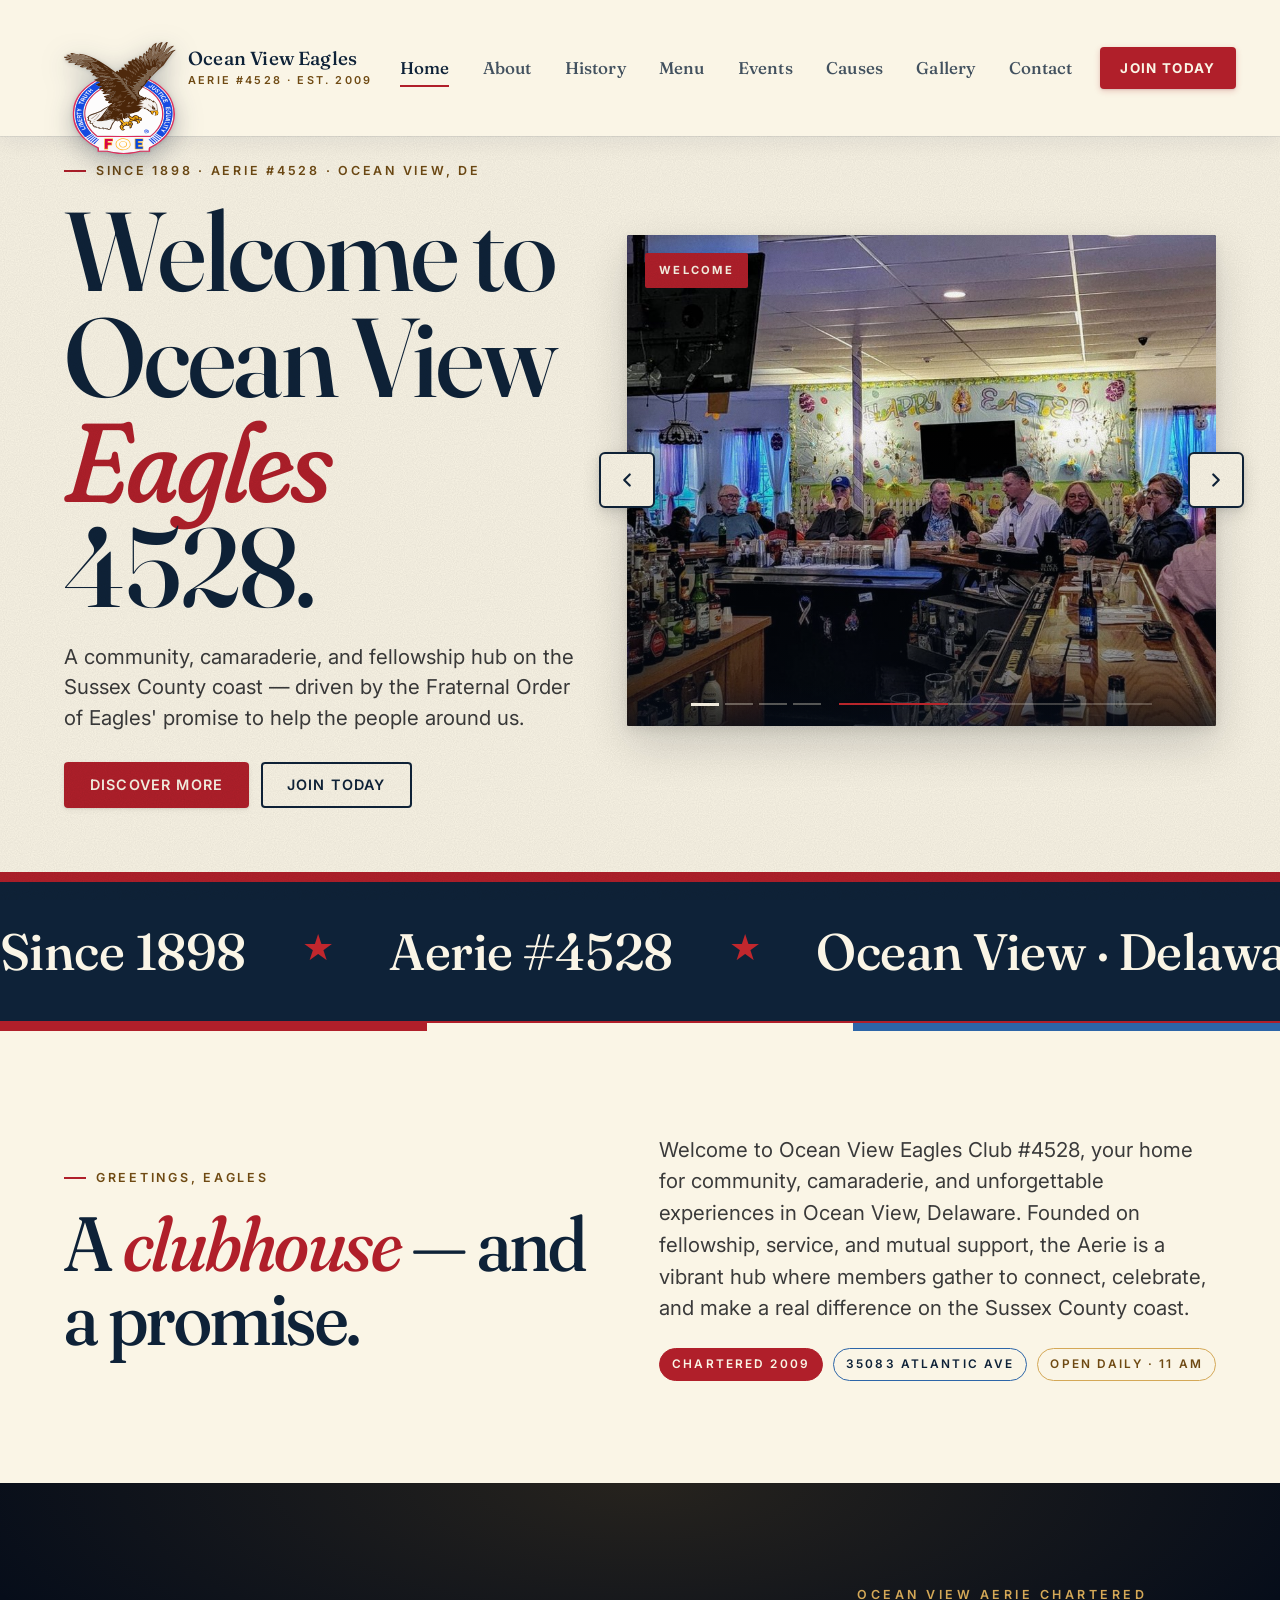
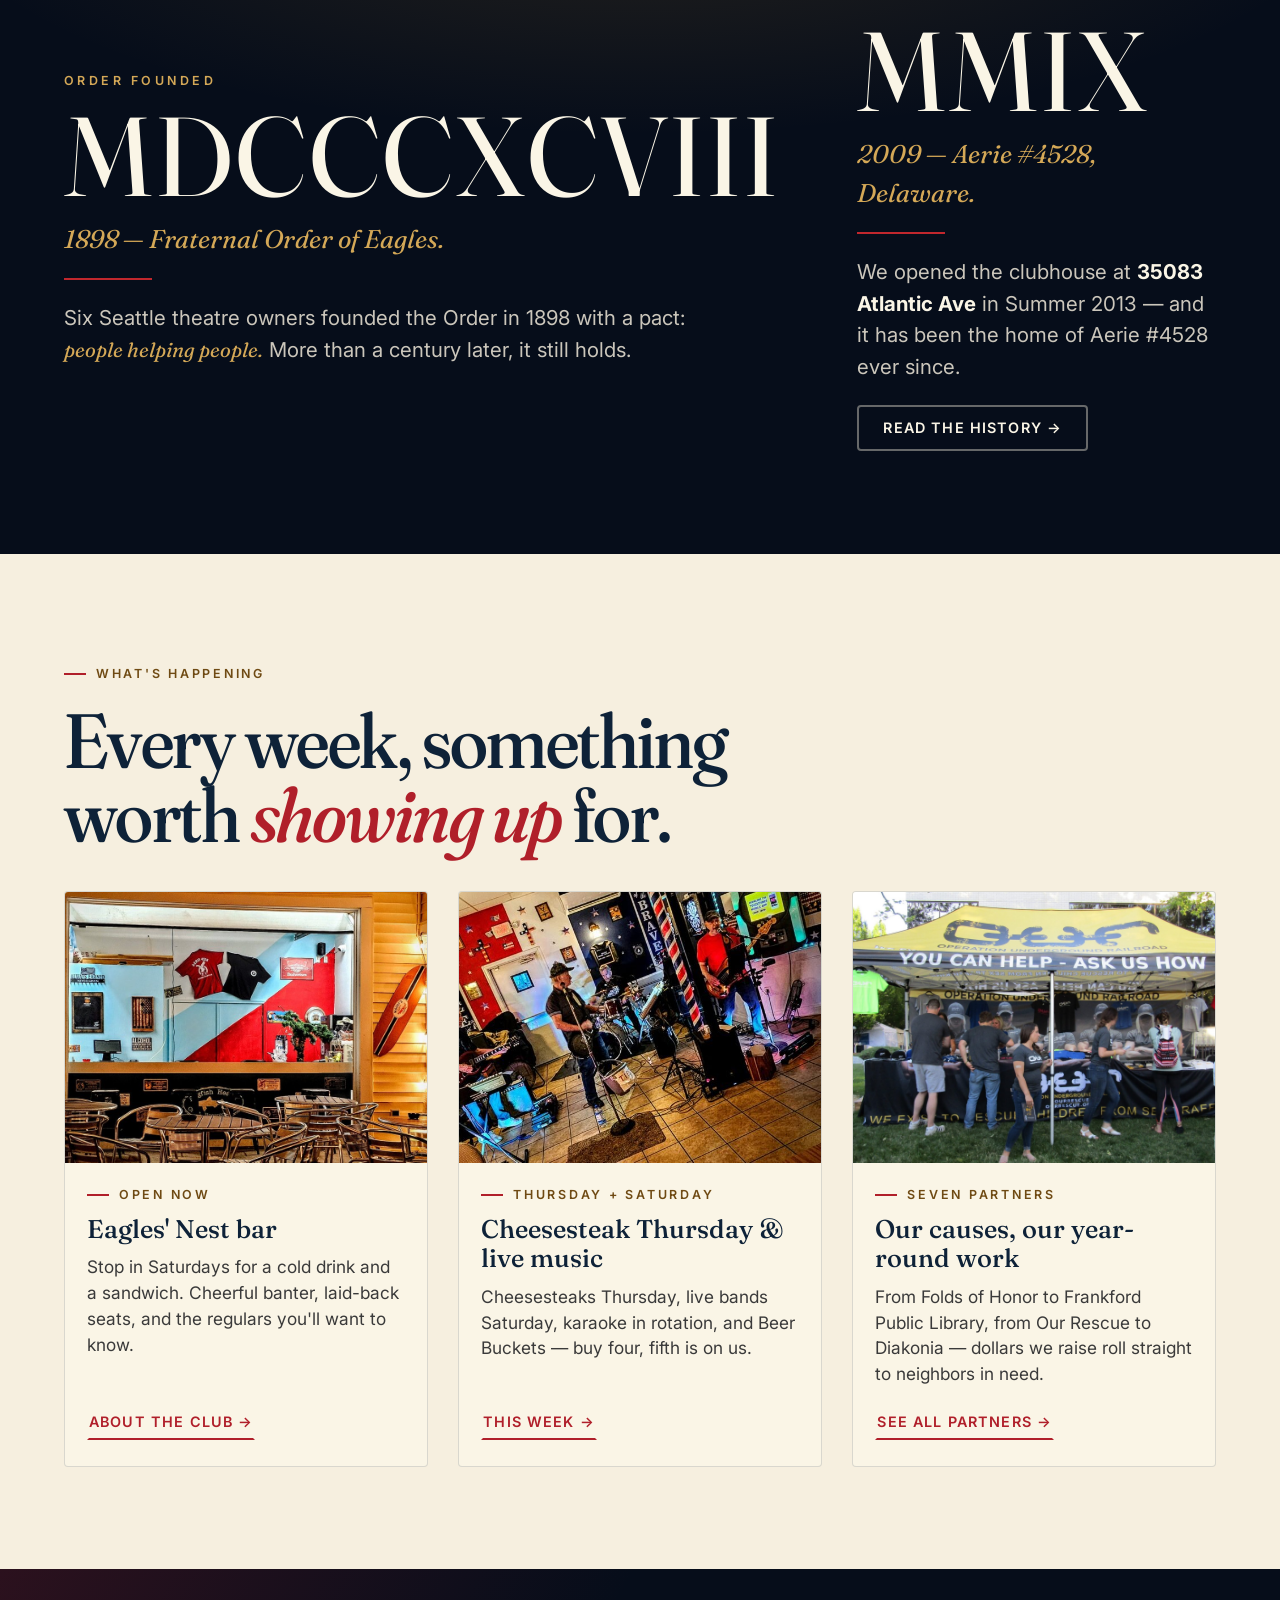
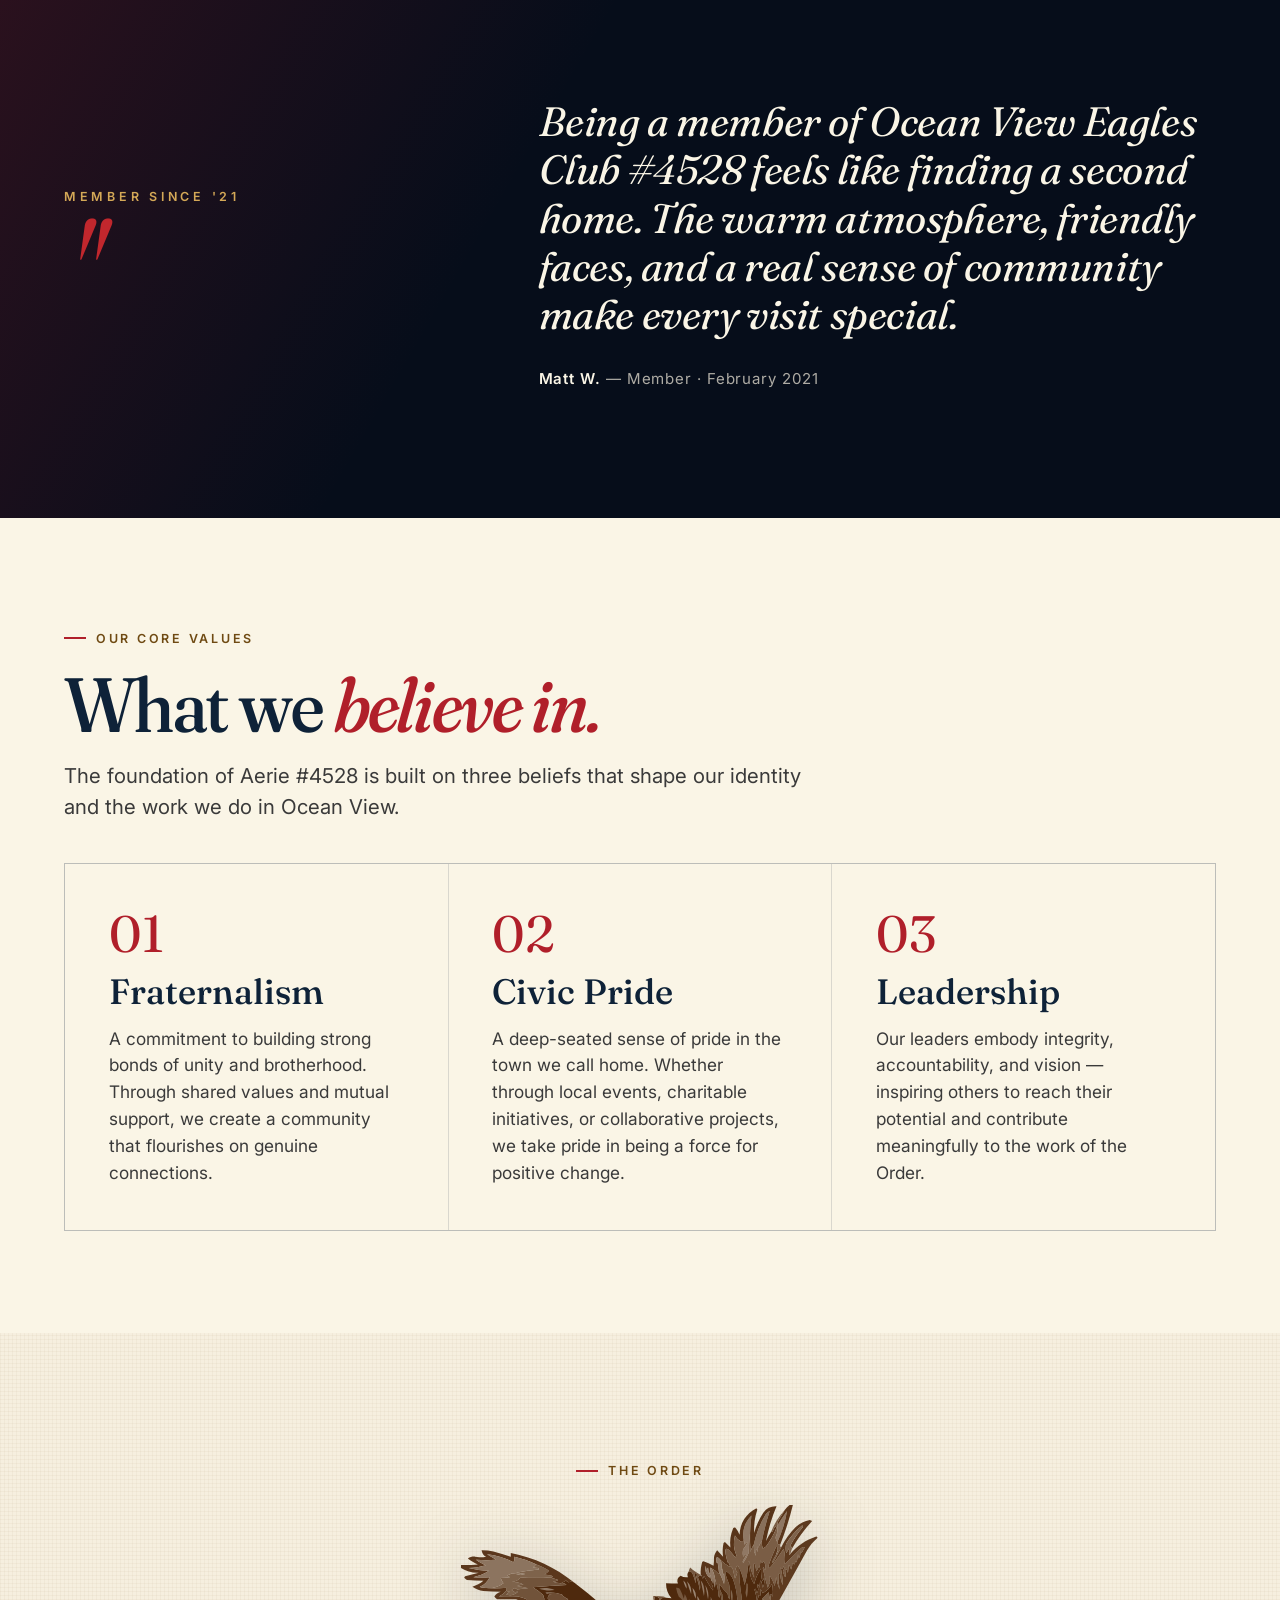
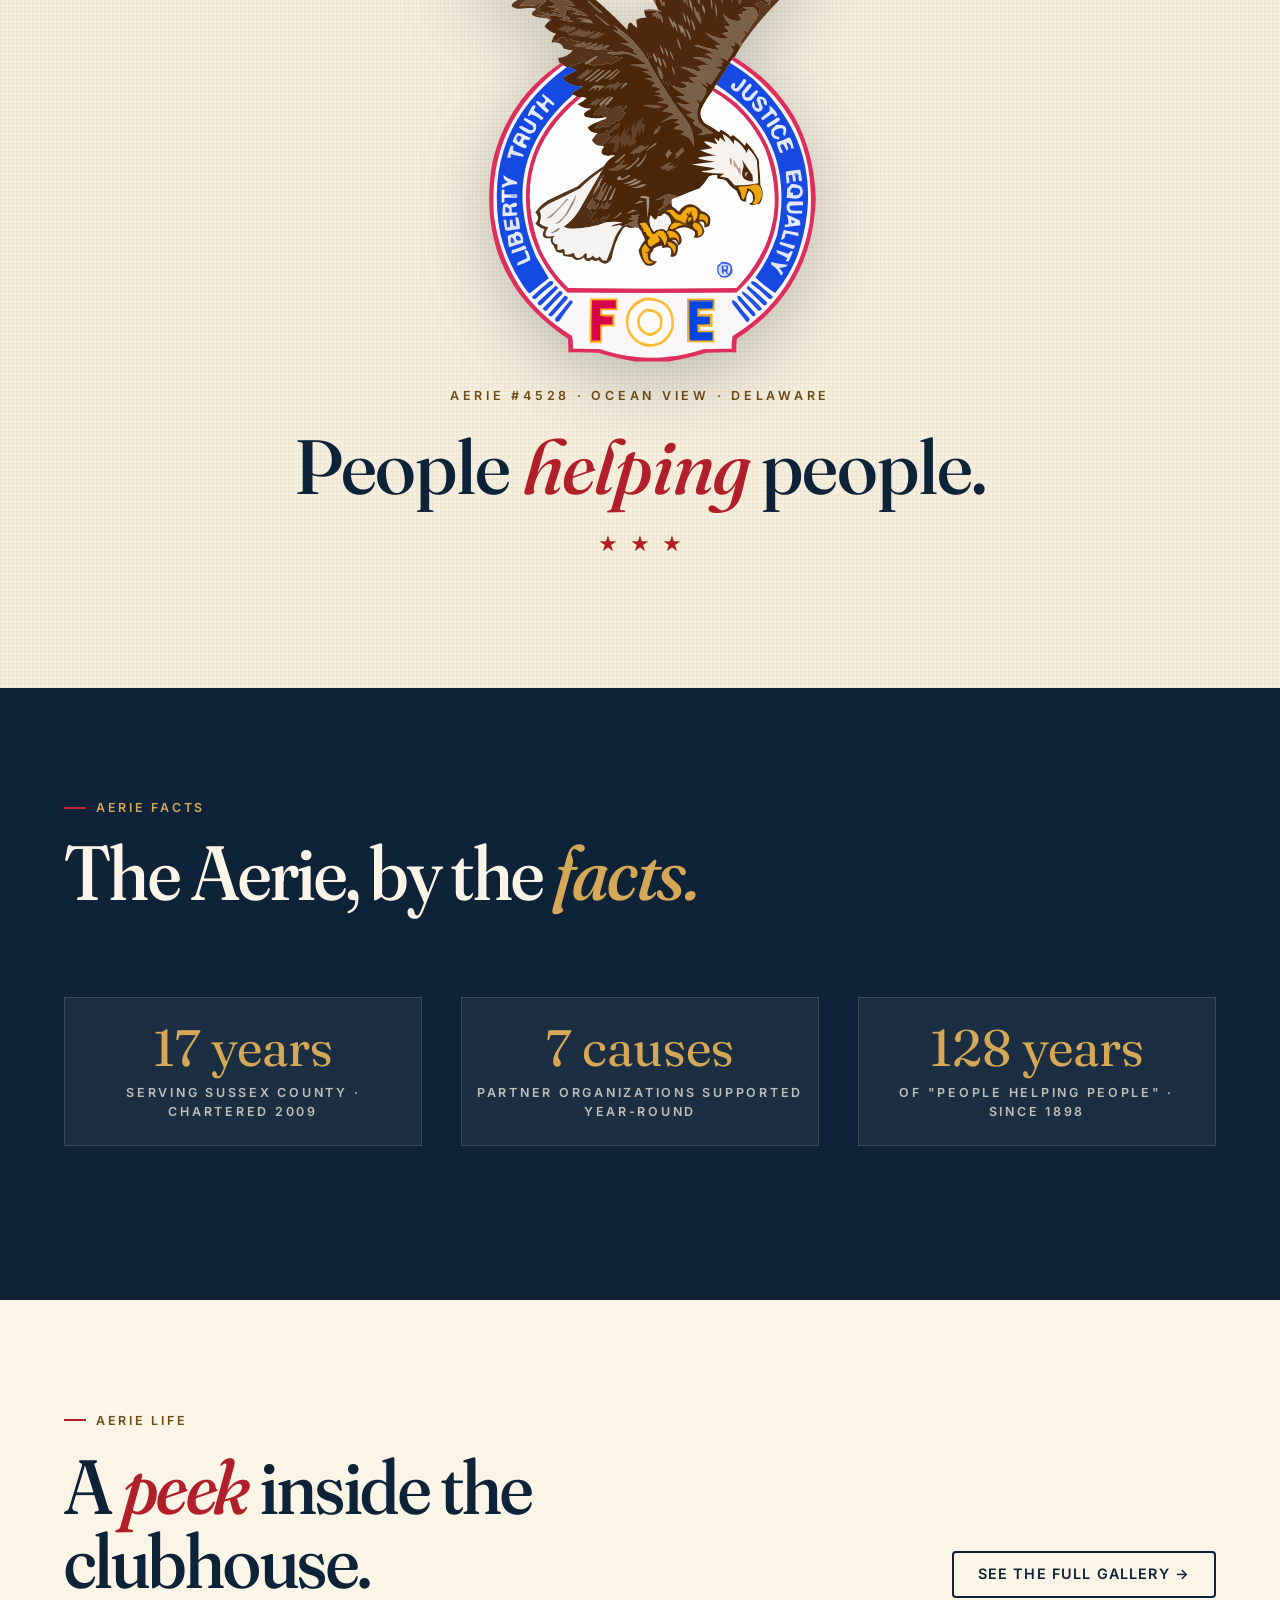
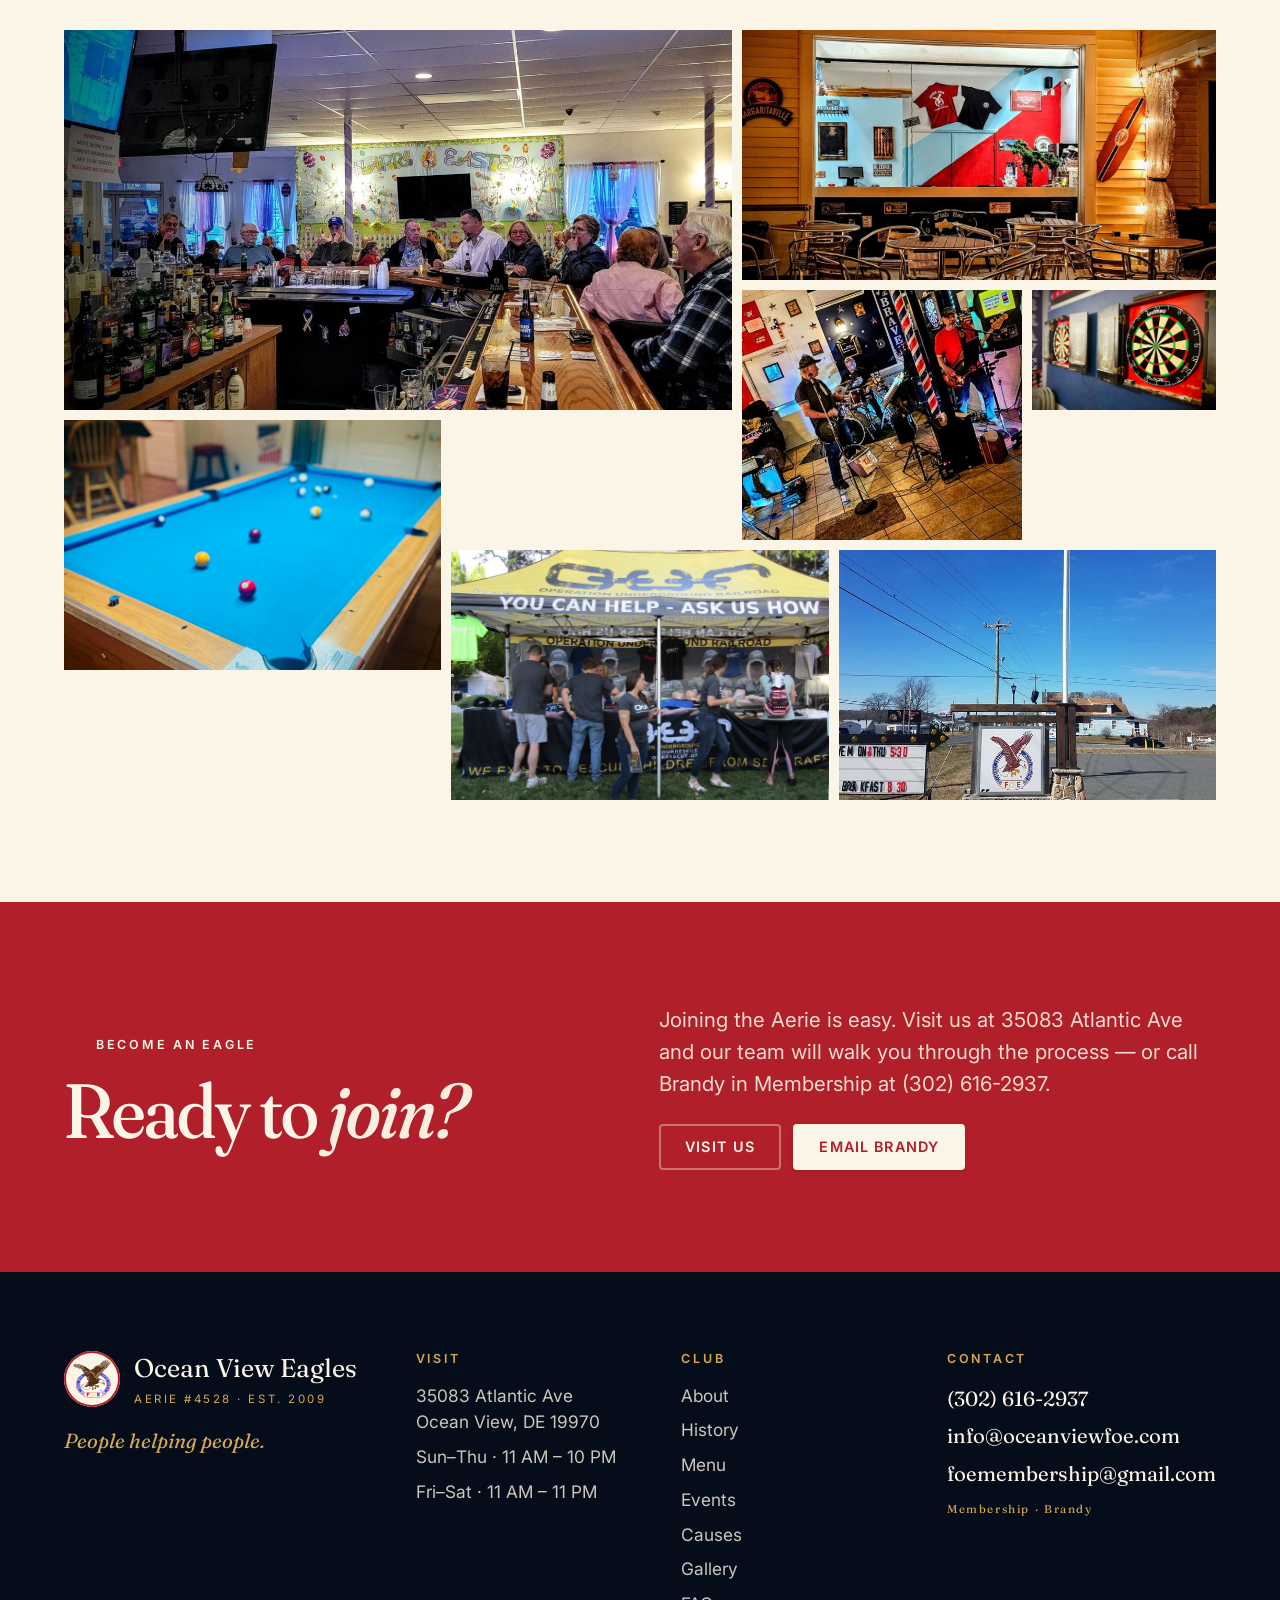
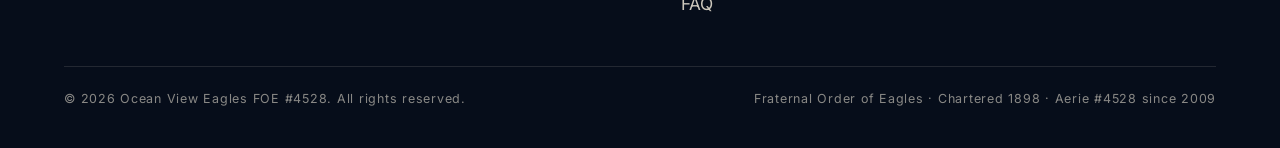
<file: index.html>
<!doctype html>
<html lang="en">
<head>
<meta charset="utf-8">
<meta name="viewport" content="width=device-width, initial-scale=1">
<title>Ocean View Eagles #4528 · People Helping People · Ocean View, DE</title>
<meta name="description" content="Fraternal Order of Eagles Aerie #4528 — a Sussex County clubhouse for fellowship, live music, pit beef, and causes since 2009. 35083 Atlantic Ave, Ocean View, Delaware.">
<meta name="theme-color" content="#0E2238">
<meta property="og:title" content="Ocean View Eagles #4528 — People Helping People">
<meta property="og:description" content="Fraternal Order of Eagles Aerie #4528. Clubhouse, Eagles' Nest beach bar, live music, and 7 causes supported. Ocean View, Delaware.">
<meta property="og:type" content="website">
<meta property="og:url" content="https://ove.muvebuilds.com/">
<meta property="og:image" content="https://ove.muvebuilds.com/assets/og/og-home.jpg">
<meta name="twitter:card" content="summary_large_image">
<meta name="twitter:title" content="Ocean View Eagles #4528 — People Helping People">
<meta name="twitter:description" content="Aerie #4528 · 35083 Atlantic Ave, Ocean View, DE. Fellowship, Eagles' Nest bar, live music, 7 partner causes.">
<meta name="twitter:image" content="https://ove.muvebuilds.com/assets/og/og-home.jpg">
<link rel="preconnect" href="https://fonts.googleapis.com">
<link rel="preconnect" href="https://fonts.gstatic.com" crossorigin>
<link href="https://fonts.googleapis.com/css2?family=Fraunces:ital,opsz,wght,SOFT,WONK@0,9..144,400..600,0..100,0..1;1,9..144,400..600,0..100,0..1&family=Inter:wght@400;500;600;700&display=swap" rel="stylesheet">
<link rel="icon" href="assets/logos/logo.svg" type="image/svg+xml">
<link rel="stylesheet" href="assets/css/site.css?v=17">
</head>
<body>
<div class="grain" aria-hidden="true"></div>

<header class="nav">
  <div class="wrap nav__inner">
    <a href="index.html" class="nav__brand">
      <span class="nav__brand-seal"><img src="assets/logos/logo.svg" alt=""></span>
      <span>Ocean View Eagles<small>Aerie #4528 · Est. 2009</small></span>
    </a>
    <nav class="nav__menu" aria-label="Primary">
      <a class="nav__link" href="index.html">Home</a>
      <a class="nav__link" href="about.html">About</a>
      <a class="nav__link" href="history.html">History</a>
      <a class="nav__link" href="menu.html">Menu</a>
      <a class="nav__link" href="events.html">Events</a>
      <a class="nav__link" href="causes.html">Causes</a>
      <a class="nav__link" href="gallery.html">Gallery</a>
      <a class="nav__link" href="contact.html">Contact</a>
    </nav>
    <a class="nav__cta" href="contact.html">Join today</a>
    <button class="nav__burger" type="button" aria-label="Open menu" aria-expanded="false">
      <svg viewBox="0 0 24 24" fill="none" stroke="currentColor" stroke-width="2"><path d="M3 6h18M3 12h18M3 18h18"/></svg>
    </button>
  </div>
</header>

<!-- HERO (editorial split · 4-slide slider) -->
<section class="hero" data-slider aria-label="Ocean View Eagles #4528 highlights">
  <div class="wrap hero__grid">
    <div class="hero__text">
      <span class="eyebrow">Since 1898 · Aerie #4528 · Ocean View, DE</span>

      <div class="hero__text-slide hero__text-slide--active">
        <h1 class="hero__h1">Welcome to Ocean View <em>Eagles</em> 4528.</h1>
        <p class="hero__sub">A community, camaraderie, and fellowship hub on the Sussex County coast — driven by the Fraternal Order of Eagles' promise to help the people around us.</p>
        <div class="hero__ctas">
          <a class="btn btn--primary" href="about.html">Discover more</a>
          <a class="btn btn--ghost-dark" href="contact.html">Join today</a>
        </div>
      </div>

      <div class="hero__text-slide">
        <h1 class="hero__h1">The <em>Eagles' Nest</em> bar is open.</h1>
        <p class="hero__sub">Cold drink, sandwich, and a laid-back seat with the regulars — Saturdays at the clubhouse at 35083 Atlantic Ave.</p>
        <div class="hero__ctas">
          <a class="btn btn--primary" href="menu.html">See the menu</a>
          <a class="btn btn--ghost-dark" href="events.html">This week</a>
        </div>
      </div>

      <div class="hero__text-slide">
        <h1 class="hero__h1">Live music. <em>Pit beef.</em> Saturday nights.</h1>
        <p class="hero__sub">From acoustic sets to lively bands, our live music nights showcase the musical talent of Sussex County. Thursday cheesesteaks, Saturday entertainment, Beer Buckets every night.</p>
        <div class="hero__ctas">
          <a class="btn btn--primary" href="events.html">What's on</a>
          <a class="btn btn--ghost-dark" href="menu.html">Menu & specials</a>
        </div>
      </div>

      <div class="hero__text-slide">
        <h1 class="hero__h1">People <em>helping</em> people.</h1>
        <p class="hero__sub">Every dollar we raise rolls into seven partner causes — from Folds of Honor to Frankford Public Library to Our Rescue. Our members show up for Sussex County.</p>
        <div class="hero__ctas">
          <a class="btn btn--primary" href="causes.html">See the causes</a>
          <a class="btn btn--ghost-dark" href="about.html">Why we do it</a>
        </div>
      </div>
    </div>

    <div class="hero__media">
      <div class="hero__frame">
        <div class="hero__slide hero__slide--active">
          <span class="hero__frame-badge" style="background:var(--red-oxblood);">Welcome</span>
          <img class="hero__slide-img" src="assets/photos/hero-crowd.jpg" alt="Members packed in for an evening at Ocean View Eagles #4528">
        </div>
        <div class="hero__slide">
          <span class="hero__frame-badge" style="background:var(--blue-heritage);">Eagles' Nest</span>
          <img class="hero__slide-img" src="assets/photos/eagles-nest.jpg" alt="The Eagles' Nest beach bar">
        </div>
        <div class="hero__slide">
          <span class="hero__frame-badge" style="background:var(--gold-deep);">Live music</span>
          <img class="hero__slide-img" src="assets/photos/live-music.jpg" alt="Live music night at the clubhouse">
        </div>
        <div class="hero__slide">
          <span class="hero__frame-badge" style="background:var(--blue-navy);">Our causes</span>
          <img class="hero__slide-img" src="assets/photos/our-fundraiser.jpg" alt="O.U.R. fundraiser at Ocean View Eagles">
        </div>

        <div class="hero__controls">
          <div class="hero__dots" role="tablist">
            <button class="hero__dot hero__dot--active" aria-label="Slide 1 · Welcome"></button>
            <button class="hero__dot" aria-label="Slide 2 · Eagles' Nest"></button>
            <button class="hero__dot" aria-label="Slide 3 · Live music"></button>
            <button class="hero__dot" aria-label="Slide 4 · Our causes"></button>
          </div>
          <div class="hero__progress"><span class="hero__progress-fill"></span></div>
        </div>
      </div>

      <button type="button" class="hero__arrow hero__arrow--prev" aria-label="Previous slide">
        <svg viewBox="0 0 24 24" fill="none" stroke="currentColor" stroke-linecap="round" stroke-linejoin="round"><polyline points="15 18 9 12 15 6"></polyline></svg>
      </button>
      <button type="button" class="hero__arrow hero__arrow--next" aria-label="Next slide">
        <svg viewBox="0 0 24 24" fill="none" stroke="currentColor" stroke-linecap="round" stroke-linejoin="round"><polyline points="9 18 15 12 9 6"></polyline></svg>
      </button>
    </div>
  </div>
</section>

<!-- MOTTO MARQUEE -->
<section class="marquee" aria-hidden="true">
  <div class="marquee__track">
    <span>Since 1898</span><span>Aerie #4528</span><span>Ocean View · Delaware</span>
    <span>People Helping People</span><span>Since 1898</span><span>Aerie #4528</span>
    <span>Ocean View · Delaware</span><span>People Helping People</span>
  </div>
</section>
<div class="tricolor-divider" aria-hidden="true"><span></span><span></span><span></span></div>

<!-- WHO WE ARE -->
<section class="section section--paper">
  <div class="wrap g2" style="align-items:center;">
    <div class="fade-up">
      <span class="eyebrow">Greetings, Eagles</span>
      <h2 class="display display--large" style="margin-top:20px;">
        A <em class="serif-italic" style="color:var(--red-oxblood);">clubhouse</em> — and a promise.
      </h2>
    </div>
    <div class="fade-up fade-up-d-200">
      <p class="lede">Welcome to Ocean View Eagles Club #4528, your home for community, camaraderie, and unforgettable experiences in Ocean View, Delaware. Founded on fellowship, service, and mutual support, the Aerie is a vibrant hub where members gather to connect, celebrate, and make a real difference on the Sussex County coast.</p>
      <div style="margin-top:24px; display:flex; flex-wrap:wrap; gap:10px;">
        <span class="pill pill--solid-red">Chartered 2009</span>
        <span class="pill pill--blue">35083 Atlantic Ave</span>
        <span class="pill pill--gold">Open daily · 11 AM</span>
      </div>
    </div>
  </div>
</section>

<!-- HERITAGE (Roman + Arabic dual numeral block) -->
<section class="heritage">
  <div class="wrap section" style="padding-top:var(--py-md); padding-bottom:var(--py-md);">
    <div class="heritage__grid">
      <div class="heritage__col fade-up">
        <h3>Order founded</h3>
        <div class="heritage__roman">MDCCCXCVIII</div>
        <div class="heritage__arabic">1898 — Fraternal Order of Eagles.</div>
        <div class="heritage__rule"></div>
        <p class="heritage__body">Six Seattle theatre owners founded the Order in 1898 with a pact: <em class="serif-italic" style="color:var(--gold-soft);">people helping people.</em> More than a century later, it still holds.</p>
      </div>
      <div class="heritage__col fade-up fade-up-d-200">
        <h3>Ocean View Aerie chartered</h3>
        <div class="heritage__roman">MMIX</div>
        <div class="heritage__arabic">2009 — Aerie #4528, Delaware.</div>
        <div class="heritage__rule"></div>
        <p class="heritage__body">We opened the clubhouse at <strong style="color:var(--paper);">35083 Atlantic Ave</strong> in Summer 2013 — and it has been the home of Aerie #4528 ever since.</p>
        <div style="margin-top:22px;">
          <a class="btn btn--ghost-light" href="history.html">Read the history →</a>
        </div>
      </div>
    </div>
  </div>
</section>

<!-- FEATURED — EAGLES NEST / CAUSES / EVENTS -->
<section class="section section--parchment">
  <div class="wrap">
    <div style="max-width:72ch;">
      <span class="eyebrow">What's happening</span>
      <h2 class="display display--large" style="margin-top:20px;">
        Every week, something worth <em class="serif-italic" style="color:var(--red-oxblood);">showing up</em> for.
      </h2>
    </div>
  </div>
  <div class="wrap g3" style="margin-top:40px;">
    <article class="card fade-up">
      <div class="card__media"><img src="assets/photos/eagles-nest.jpg" alt="Eagles' Nest bar"></div>
      <div class="card__body">
        <span class="eyebrow">Open now</span>
        <h3 class="card__title">Eagles' Nest bar</h3>
        <p class="card__copy">Stop in Saturdays for a cold drink and a sandwich. Cheerful banter, laid-back seats, and the regulars you'll want to know.</p>
        <div class="card__foot"><a class="btn btn--link" href="about.html">About the club →</a></div>
      </div>
    </article>
    <article class="card fade-up fade-up-d-100">
      <div class="card__media"><img src="assets/photos/live-music.jpg" alt="Saturday entertainment"></div>
      <div class="card__body">
        <span class="eyebrow">Thursday + Saturday</span>
        <h3 class="card__title">Cheesesteak Thursday & live music</h3>
        <p class="card__copy">Cheesesteaks Thursday, live bands Saturday, karaoke in rotation, and Beer Buckets — buy four, fifth is on us.</p>
        <div class="card__foot"><a class="btn btn--link" href="events.html">This week →</a></div>
      </div>
    </article>
    <article class="card fade-up fade-up-d-200">
      <div class="card__media"><img src="assets/photos/our-fundraiser.jpg" alt="O.U.R. fundraiser"></div>
      <div class="card__body">
        <span class="eyebrow">Seven partners</span>
        <h3 class="card__title">Our causes, our year-round work</h3>
        <p class="card__copy">From Folds of Honor to Frankford Public Library, from Our Rescue to Diakonia — dollars we raise roll straight to neighbors in need.</p>
        <div class="card__foot"><a class="btn btn--link" href="causes.html">See all partners →</a></div>
      </div>
    </article>
  </div>
</section>

<!-- EDITORIAL TESTIMONIAL -->
<section class="quote-slab">
  <div class="wrap quote-slab__inner fade-up">
    <div>
      <span class="quote-slab__meta">Member since '21</span>
      <div class="quote-slab__mark">"</div>
    </div>
    <div>
      <p class="quote-slab__body">Being a member of Ocean View Eagles Club #4528 feels like finding a second home. The warm atmosphere, friendly faces, and a real sense of community make every visit special.</p>
      <p class="quote-slab__attr"><strong>Matt W.</strong> — Member · February 2021</p>
    </div>
  </div>
</section>

<!-- CORE VALUES -->
<section class="section section--paper">
  <div class="wrap">
    <div style="max-width:68ch;">
      <span class="eyebrow">Our core values</span>
      <h2 class="display display--large" style="margin-top:20px;">
        What we <em class="serif-italic" style="color:var(--red-oxblood);">believe in.</em>
      </h2>
      <p class="lede" style="margin-top:18px;">The foundation of Aerie #4528 is built on three beliefs that shape our identity and the work we do in Ocean View.</p>
    </div>
  </div>
  <div class="wrap" style="margin-top:40px;">
    <div class="values">
      <div class="value-tile fade-up">
        <div class="value-tile__num">01</div>
        <h3 class="value-tile__title">Fraternalism</h3>
        <p class="value-tile__body">A commitment to building strong bonds of unity and brotherhood. Through shared values and mutual support, we create a community that flourishes on genuine connections.</p>
      </div>
      <div class="value-tile fade-up fade-up-d-100">
        <div class="value-tile__num">02</div>
        <h3 class="value-tile__title">Civic Pride</h3>
        <p class="value-tile__body">A deep-seated sense of pride in the town we call home. Whether through local events, charitable initiatives, or collaborative projects, we take pride in being a force for positive change.</p>
      </div>
      <div class="value-tile fade-up fade-up-d-200">
        <div class="value-tile__num">03</div>
        <h3 class="value-tile__title">Leadership</h3>
        <p class="value-tile__body">Our leaders embody integrity, accountability, and vision — inspiring others to reach their potential and contribute meaningfully to the work of the Order.</p>
      </div>
    </div>
  </div>
</section>

<!-- SEAL MOMENT -->
<section class="seal">
  <div class="wrap seal__inner">
    <span class="eyebrow">The Order</span>
    <img class="seal__mark" src="assets/logos/logo.svg" alt="Fraternal Order of Eagles shield — Aerie #4528">
    <p class="seal__caption">Aerie #4528 · Ocean View · Delaware</p>
    <h3 class="seal__motto">People <em>helping</em> people.</h3>
    <div class="seal__stars" aria-hidden="true"><span>★</span><span>★</span><span>★</span></div>
  </div>
</section>

<!-- STATS (verifiable only) -->
<section class="section section--navy">
  <div class="wrap">
    <div style="max-width:62ch;">
      <span class="eyebrow eyebrow--on-dark">Aerie facts</span>
      <h2 class="display display--large" style="color:var(--paper); margin-top:18px;">
        The Aerie, by the <em class="serif-italic" style="color:var(--gold-soft);">facts.</em>
      </h2>
    </div>
    <div class="stats fade-up" style="margin-top:36px;">
      <div class="stat">
        <div class="stat__value">17 years</div>
        <div class="stat__label">Serving Sussex County · Chartered 2009</div>
      </div>
      <div class="stat">
        <div class="stat__value">7 causes</div>
        <div class="stat__label">Partner organizations supported year-round</div>
      </div>
      <div class="stat">
        <div class="stat__value">128 years</div>
        <div class="stat__label">Of "people helping people" · Since 1898</div>
      </div>
    </div>
  </div>
</section>

<!-- ASYMMETRIC GALLERY -->
<section class="section section--paper" id="gallery">
  <div class="wrap">
    <div style="display:flex; justify-content:space-between; align-items:flex-end; flex-wrap:wrap; gap:20px;">
      <div style="max-width:60ch;">
        <span class="eyebrow">Aerie life</span>
        <h2 class="display display--large" style="margin-top:20px;">
          A <em class="serif-italic" style="color:var(--red-oxblood);">peek</em> inside the clubhouse.
        </h2>
      </div>
      <a class="btn btn--ghost-dark" href="gallery.html">See the full gallery →</a>
    </div>
  </div>
  <div class="wrap wrap--wide" style="margin-top:32px;">
    <div class="mosaic fade-up">
      <a class="mosaic__tile" href="gallery.html"><img src="assets/photos/hero-crowd.jpg" alt="Members at a club event"><span class="mosaic__cap">Our members</span></a>
      <a class="mosaic__tile" href="gallery.html"><img src="assets/photos/eagles-nest.jpg" alt="Eagles' Nest bar"><span class="mosaic__cap">Eagles' Nest</span></a>
      <a class="mosaic__tile" href="gallery.html"><img src="assets/photos/live-music.jpg" alt="Live music night"><span class="mosaic__cap">Saturday nights</span></a>
      <a class="mosaic__tile" href="gallery.html"><img src="assets/photos/dart-board.jpg" alt="Darts"><span class="mosaic__cap">Darts</span></a>
      <a class="mosaic__tile" href="gallery.html"><img src="assets/photos/pool-table.jpg" alt="Pool table"><span class="mosaic__cap">Pool</span></a>
      <a class="mosaic__tile" href="gallery.html"><img src="assets/photos/our-fundraiser.jpg" alt="O.U.R. fundraiser"><span class="mosaic__cap">O.U.R. fundraiser</span></a>
      <a class="mosaic__tile" href="gallery.html"><img src="assets/photos/crew-2017.jpg" alt="Crew, 2017"><span class="mosaic__cap">Crew · 2017</span></a>
    </div>
  </div>
</section>

<!-- JOIN CTA BAND -->
<section class="section--red section">
  <div class="wrap g2" style="align-items:center;">
    <div class="fade-up">
      <span class="eyebrow" style="color:var(--paper);">Become an Eagle</span>
      <h2 class="display display--large" style="color:var(--paper); margin-top:20px;">
        Ready to <em class="serif-italic" style="color:var(--parchment);">join?</em>
      </h2>
    </div>
    <div class="fade-up fade-up-d-200">
      <p class="lede" style="color:rgba(246,239,223,.9);">Joining the Aerie is easy. Visit us at 35083 Atlantic Ave and our team will walk you through the process — or call Brandy in Membership at (302) 616-2937.</p>
      <div style="margin-top:24px; display:flex; flex-wrap:wrap; gap:12px;">
        <a class="btn btn--ghost-light" href="contact.html">Visit us</a>
        <a class="btn btn--primary" style="background:var(--paper); color:var(--red-oxblood);" href="mailto:foemembership@gmail.com">Email Brandy</a>
      </div>
    </div>
  </div>
</section>

<footer class="foot">
  <div class="wrap">
    <div class="foot__grid">
      <div class="foot__brand">
        <div class="foot__brand-row">
          <span class="foot__brand-seal"><img src="assets/logos/logo.svg" alt=""></span>
          <span class="foot__brand-name">Ocean View Eagles<small>Aerie #4528 · Est. 2009</small></span>
        </div>
        <p class="foot__tag">People helping people.</p>
      </div>
      <div>
        <h4 class="foot__h">Visit</h4>
        <ul class="foot__list">
          <li><a href="https://maps.google.com/?q=35083+Atlantic+Ave+Ocean+View+DE" target="_blank" rel="noopener">35083 Atlantic Ave<br>Ocean View, DE 19970</a></li>
          <li>Sun–Thu · 11 AM – 10 PM</li>
          <li>Fri–Sat · 11 AM – 11 PM</li>
        </ul>
      </div>
      <div>
        <h4 class="foot__h">Club</h4>
        <ul class="foot__list">
          <li><a href="about.html">About</a></li>
          <li><a href="history.html">History</a></li>
          <li><a href="menu.html">Menu</a></li>
          <li><a href="events.html">Events</a></li>
          <li><a href="causes.html">Causes</a></li>
          <li><a href="gallery.html">Gallery</a></li>
          <li><a href="faq.html">FAQ</a></li>
        </ul>
      </div>
      <div class="foot__contact">
        <h4 class="foot__h">Contact</h4>
        <a href="tel:+13026162937">(302) 616-2937</a>
        <a href="mailto:info@oceanviewfoe.com">info@oceanviewfoe.com</a>
        <a href="mailto:foemembership@gmail.com">foemembership@gmail.com<br><span style="font-size:.72rem; letter-spacing:.14em; color:var(--gold-soft);">Membership · Brandy</span></a>
      </div>
    </div>
    <div class="foot__legal">
      <span>© <span data-year>2026</span> Ocean View Eagles FOE #4528. All rights reserved.</span>
      <span>Fraternal Order of Eagles · Chartered 1898 · Aerie #4528 since 2009</span>
    </div>
  </div>
</footer>

<script src="assets/js/site.js?v=15"></script>
</body>
</html>
</file>
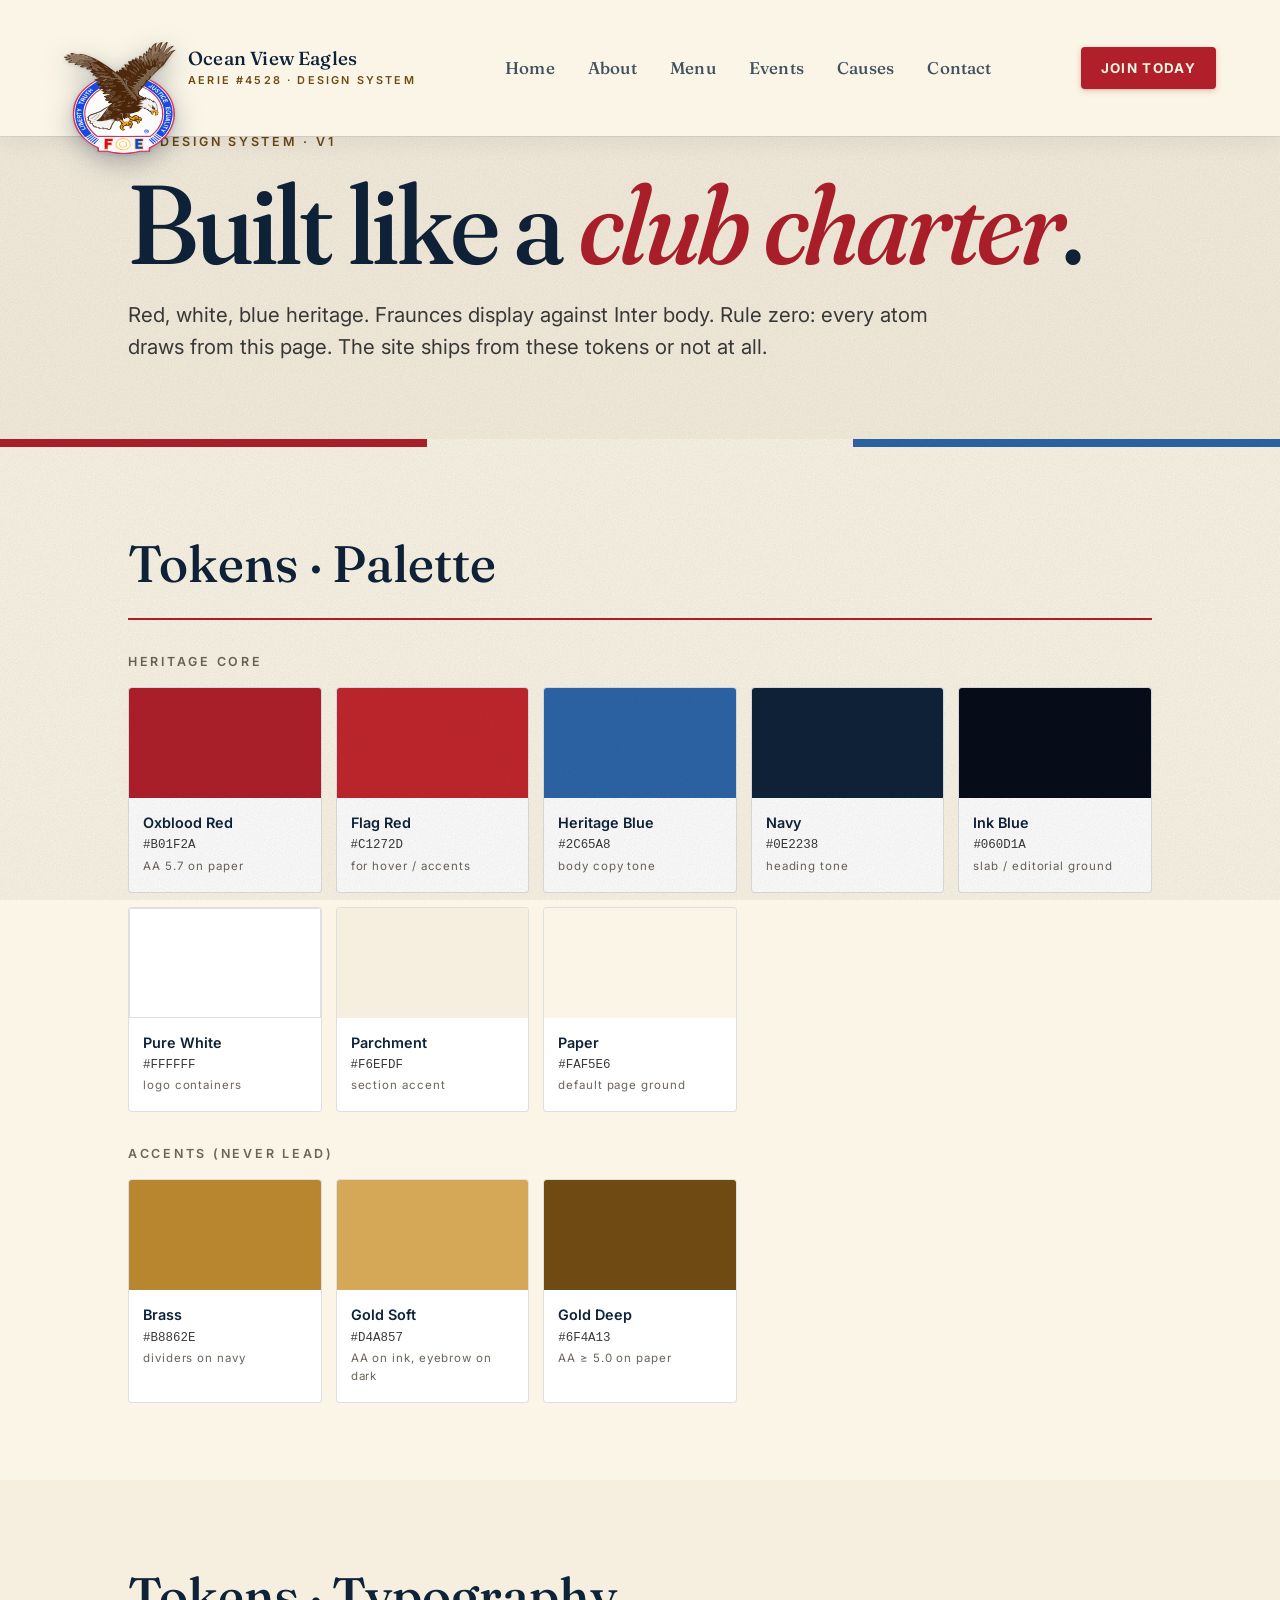
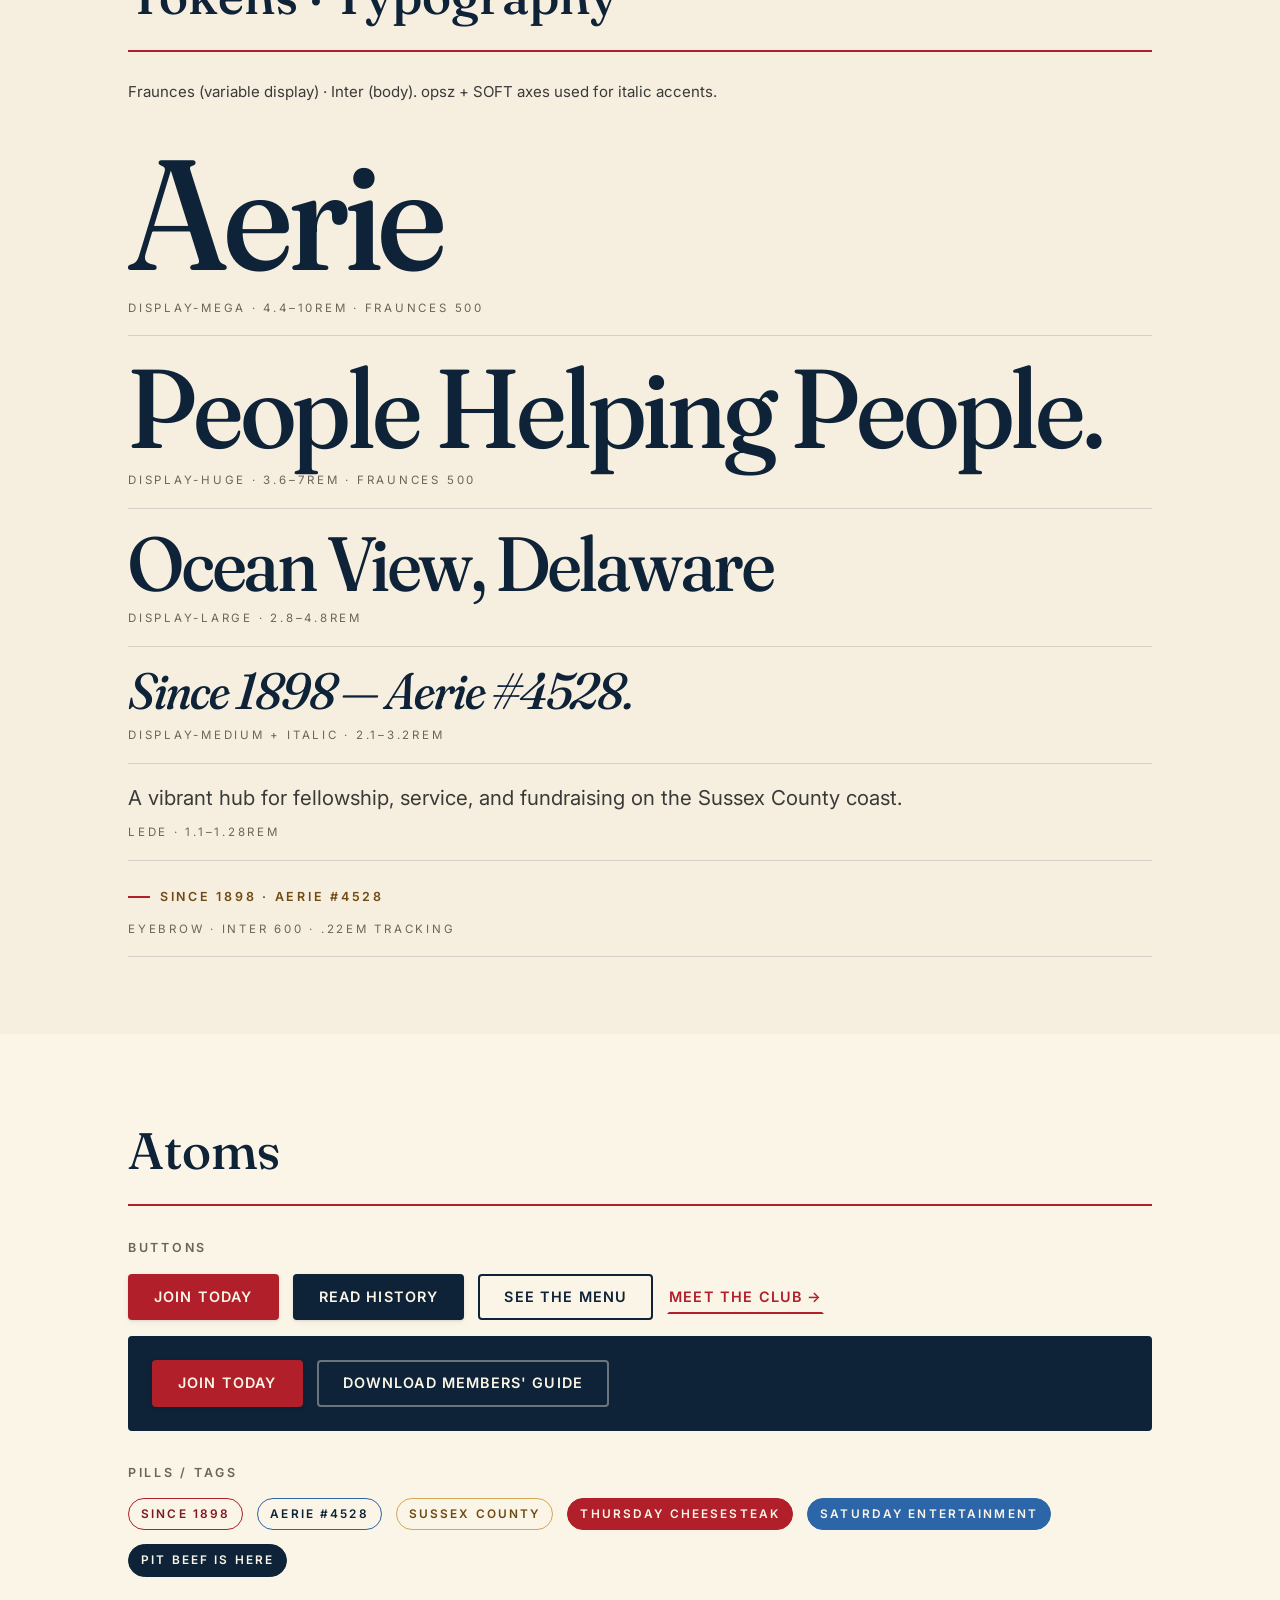
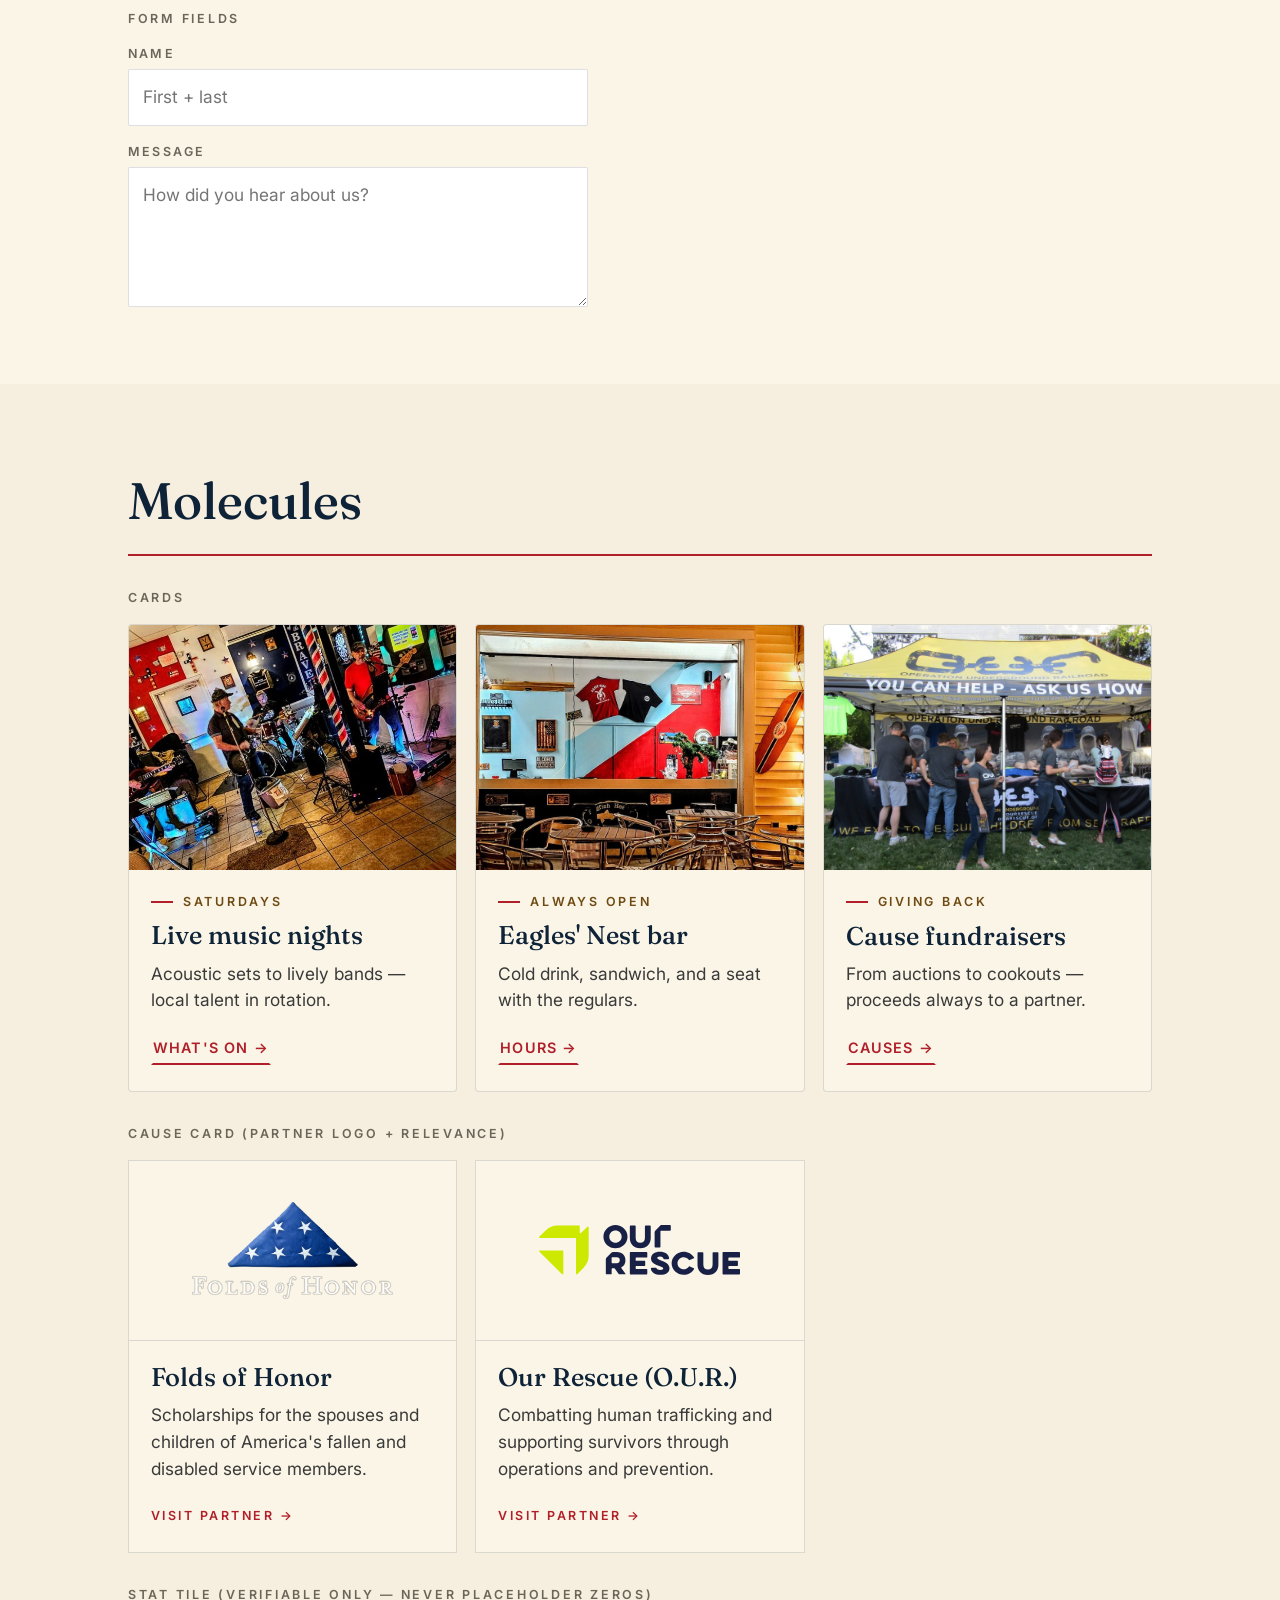
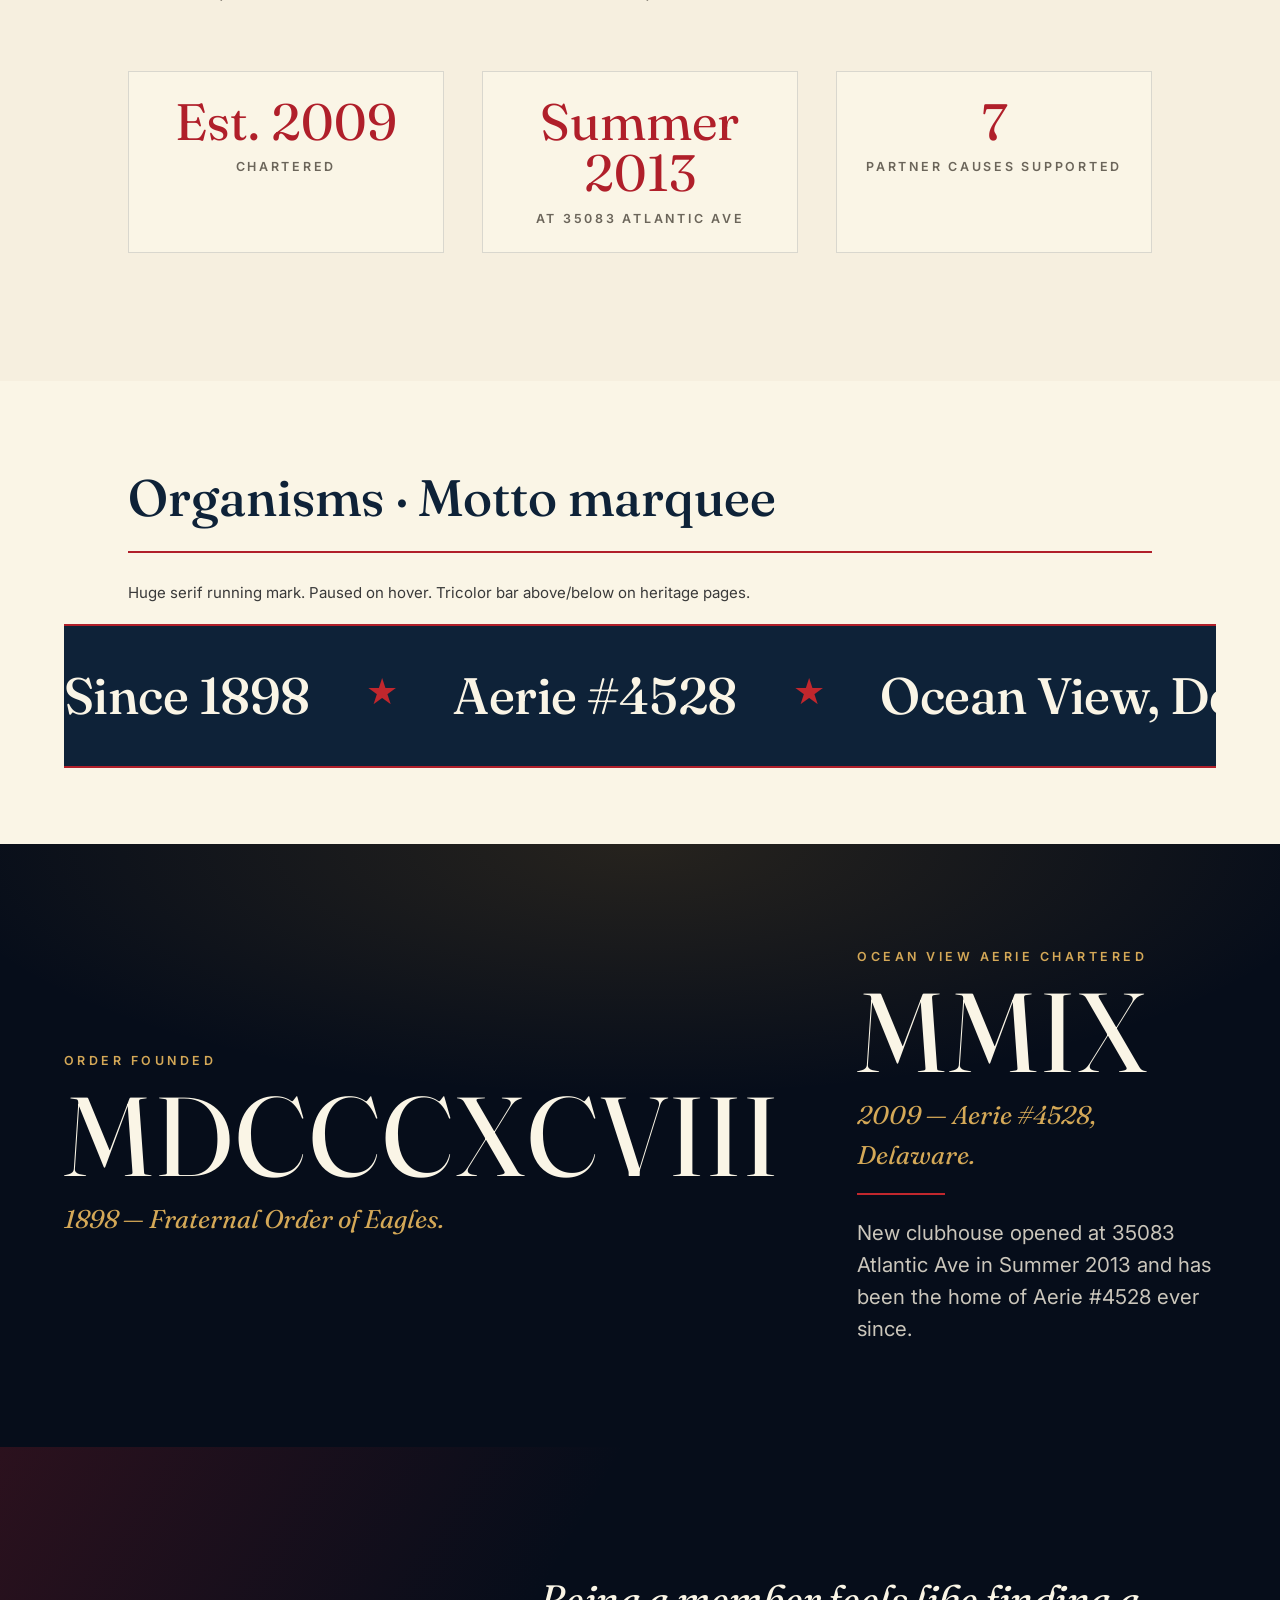
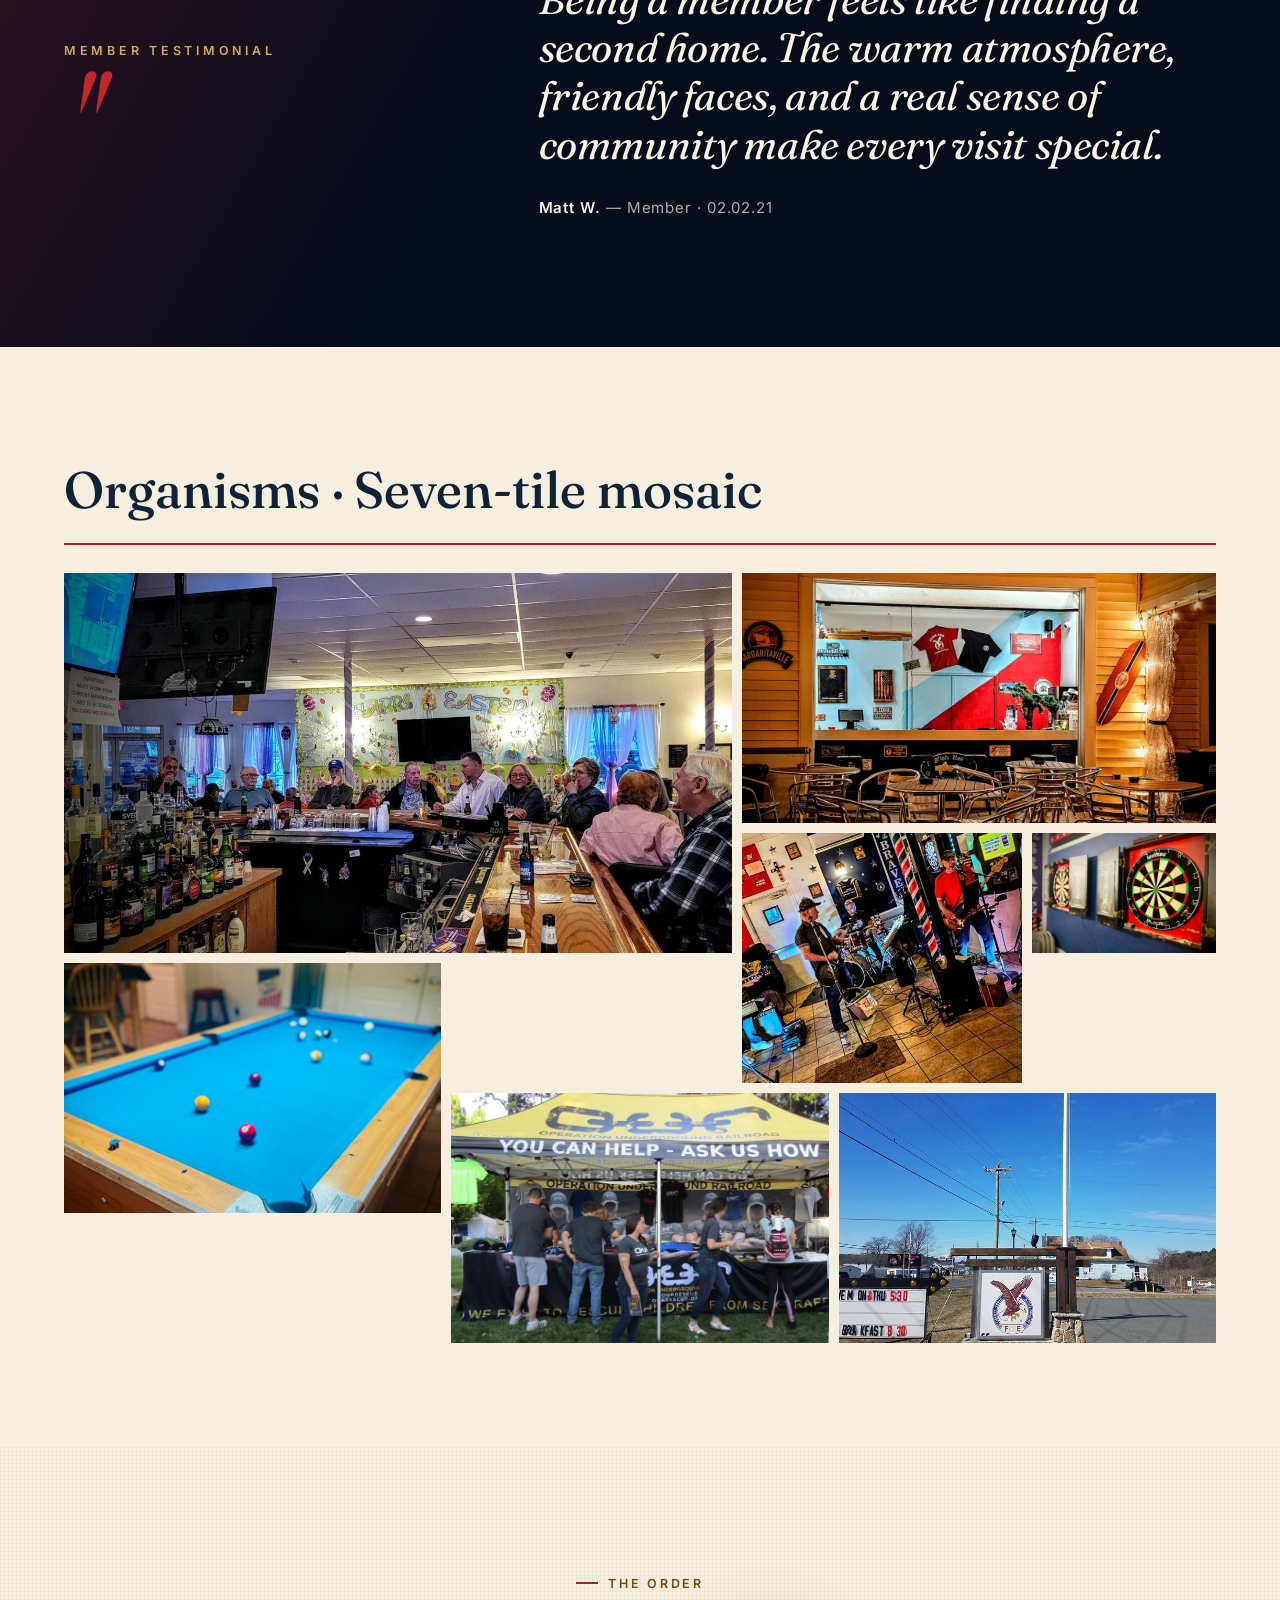
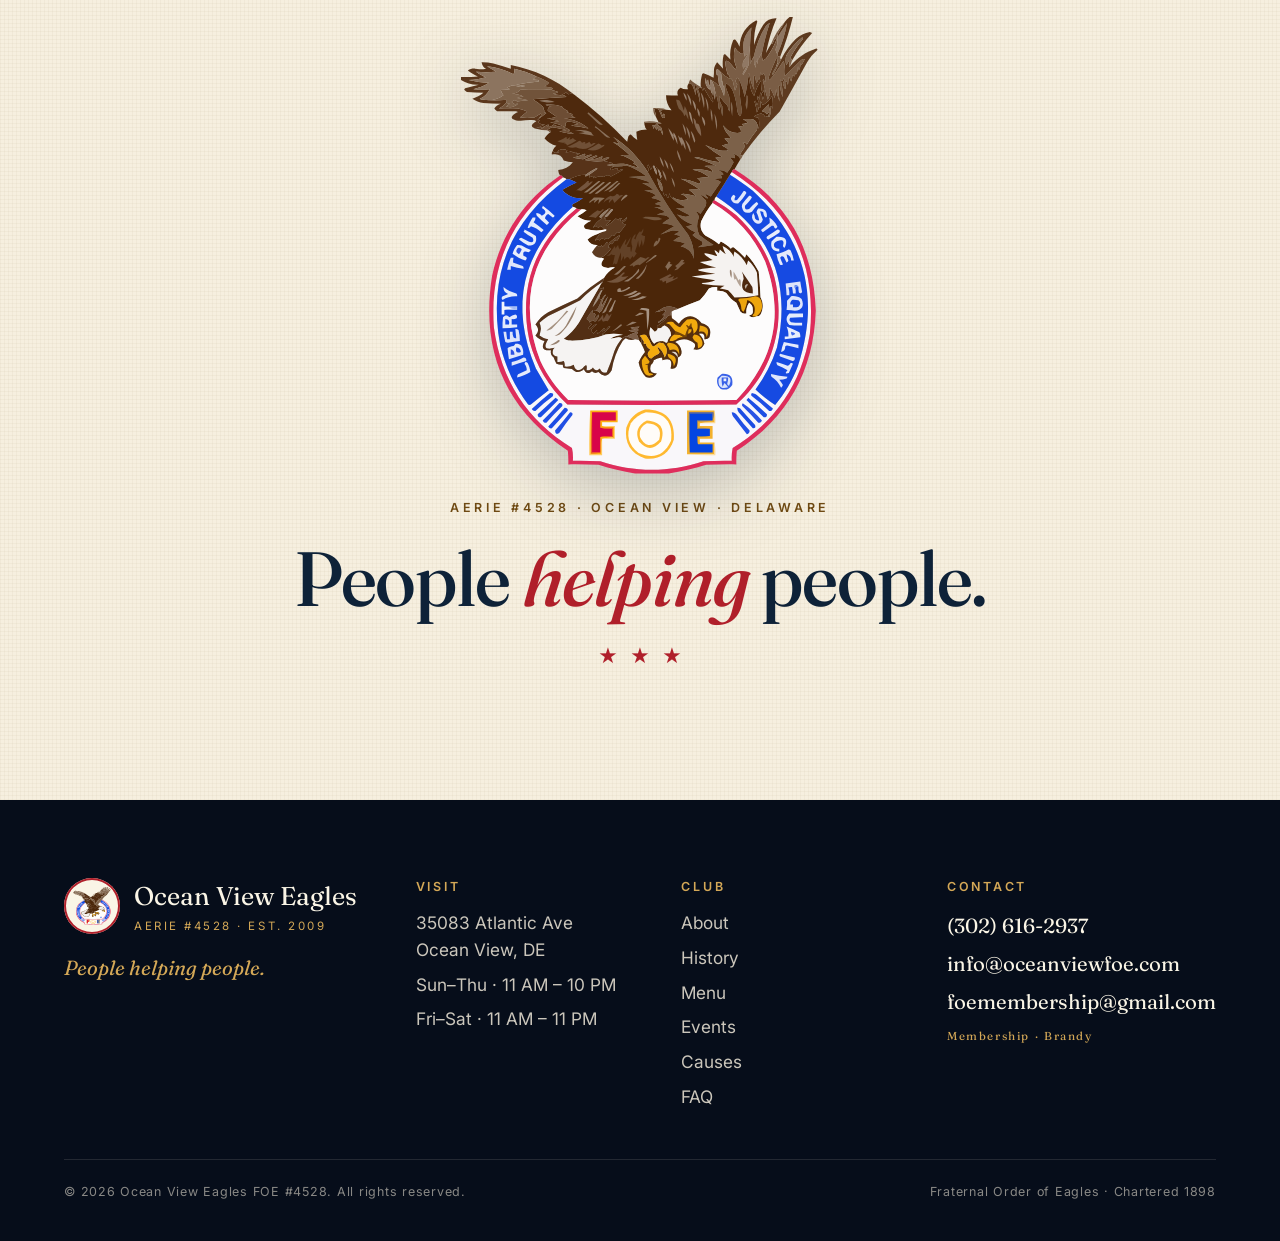
<file: design-system/index.html>
<!doctype html>
<html lang="en">
<head>
<meta charset="utf-8">
<meta name="viewport" content="width=device-width, initial-scale=1">
<title>Design System — Ocean View Eagles #4528</title>
<meta name="description" content="Tokens, atoms, molecules, and organisms used across the Ocean View Eagles #4528 site.">
<meta name="theme-color" content="#0E2238">
<link rel="preconnect" href="https://fonts.googleapis.com">
<link rel="preconnect" href="https://fonts.gstatic.com" crossorigin>
<link href="https://fonts.googleapis.com/css2?family=Fraunces:ital,opsz,wght,SOFT,WONK@0,9..144,400..600,0..100,0..1;1,9..144,400..600,0..100,0..1&family=Inter:wght@400;500;600;700&display=swap" rel="stylesheet">
<link rel="icon" href="../assets/logos/logo.svg" type="image/svg+xml">
<link rel="stylesheet" href="../assets/css/site.css">
</head>
<body>
<div class="grain" aria-hidden="true"></div>

<header class="nav">
  <div class="wrap nav__inner">
    <a href="../index.html" class="nav__brand">
      <span class="nav__brand-seal"><img src="../assets/logos/logo.svg" alt=""></span>
      <span>Ocean View Eagles<small>Aerie #4528 · Design System</small></span>
    </a>
    <nav class="nav__menu" aria-label="Primary">
      <a class="nav__link" href="../index.html">Home</a>
      <a class="nav__link" href="../about.html">About</a>
      <a class="nav__link" href="../menu.html">Menu</a>
      <a class="nav__link" href="../events.html">Events</a>
      <a class="nav__link" href="../causes.html">Causes</a>
      <a class="nav__link" href="../contact.html">Contact</a>
    </nav>
    <a class="nav__cta" href="../contact.html">Join Today</a>
    <button class="nav__burger" type="button" aria-label="Open menu" aria-expanded="false">
      <svg viewBox="0 0 24 24" fill="none" stroke="currentColor" stroke-width="2"><path d="M3 6h18M3 12h18M3 18h18"/></svg>
    </button>
  </div>
</header>

<main>
  <section class="section section--parchment ds-section" style="padding-top:calc(var(--nav-h) + 48px);">
    <div class="wrap">
      <span class="eyebrow">Design System · v1</span>
      <h1 class="display display--huge" style="margin-top:18px;">
        Built like a <em class="serif-italic" style="color:var(--red-oxblood);">club charter</em>.
      </h1>
      <p class="lede" style="margin-top:22px; max-width:62ch;">
        Red, white, blue heritage. Fraunces display against Inter body. Rule zero: every atom draws
        from this page. The site ships from these tokens or not at all.
      </p>
    </div>
  </section>

  <div class="tricolor-divider" aria-hidden="true"><span></span><span></span><span></span></div>

  <!-- TOKENS -->
  <section class="section ds-section section--paper">
    <div class="wrap">
      <h2 class="ds-h2">Tokens · Palette</h2>

      <h3 class="ds-h3">Heritage core</h3>
      <div class="ds-swatches">
        <div class="ds-swatch">
          <div class="ds-swatch__chip" style="background:#B01F2A"></div>
          <div class="ds-swatch__meta"><span class="ds-swatch__name">Oxblood Red</span><span class="ds-swatch__hex">#B01F2A</span><span class="ds-swatch__ratio">AA 5.7 on paper</span></div>
        </div>
        <div class="ds-swatch">
          <div class="ds-swatch__chip" style="background:#C1272D"></div>
          <div class="ds-swatch__meta"><span class="ds-swatch__name">Flag Red</span><span class="ds-swatch__hex">#C1272D</span><span class="ds-swatch__ratio">for hover / accents</span></div>
        </div>
        <div class="ds-swatch">
          <div class="ds-swatch__chip" style="background:#2C65A8"></div>
          <div class="ds-swatch__meta"><span class="ds-swatch__name">Heritage Blue</span><span class="ds-swatch__hex">#2C65A8</span><span class="ds-swatch__ratio">body copy tone</span></div>
        </div>
        <div class="ds-swatch">
          <div class="ds-swatch__chip" style="background:#0E2238"></div>
          <div class="ds-swatch__meta"><span class="ds-swatch__name">Navy</span><span class="ds-swatch__hex">#0E2238</span><span class="ds-swatch__ratio">heading tone</span></div>
        </div>
        <div class="ds-swatch">
          <div class="ds-swatch__chip" style="background:#060D1A"></div>
          <div class="ds-swatch__meta"><span class="ds-swatch__name">Ink Blue</span><span class="ds-swatch__hex">#060D1A</span><span class="ds-swatch__ratio">slab / editorial ground</span></div>
        </div>
        <div class="ds-swatch">
          <div class="ds-swatch__chip" style="background:#FFFFFF;border:1px solid var(--line)"></div>
          <div class="ds-swatch__meta"><span class="ds-swatch__name">Pure White</span><span class="ds-swatch__hex">#FFFFFF</span><span class="ds-swatch__ratio">logo containers</span></div>
        </div>
        <div class="ds-swatch">
          <div class="ds-swatch__chip" style="background:#F6EFDF"></div>
          <div class="ds-swatch__meta"><span class="ds-swatch__name">Parchment</span><span class="ds-swatch__hex">#F6EFDF</span><span class="ds-swatch__ratio">section accent</span></div>
        </div>
        <div class="ds-swatch">
          <div class="ds-swatch__chip" style="background:#FAF5E6"></div>
          <div class="ds-swatch__meta"><span class="ds-swatch__name">Paper</span><span class="ds-swatch__hex">#FAF5E6</span><span class="ds-swatch__ratio">default page ground</span></div>
        </div>
      </div>

      <h3 class="ds-h3">Accents (never lead)</h3>
      <div class="ds-swatches">
        <div class="ds-swatch">
          <div class="ds-swatch__chip" style="background:#B8862E"></div>
          <div class="ds-swatch__meta"><span class="ds-swatch__name">Brass</span><span class="ds-swatch__hex">#B8862E</span><span class="ds-swatch__ratio">dividers on navy</span></div>
        </div>
        <div class="ds-swatch">
          <div class="ds-swatch__chip" style="background:#D4A857"></div>
          <div class="ds-swatch__meta"><span class="ds-swatch__name">Gold Soft</span><span class="ds-swatch__hex">#D4A857</span><span class="ds-swatch__ratio">AA on ink, eyebrow on dark</span></div>
        </div>
        <div class="ds-swatch">
          <div class="ds-swatch__chip" style="background:#6F4A13"></div>
          <div class="ds-swatch__meta"><span class="ds-swatch__name">Gold Deep</span><span class="ds-swatch__hex">#6F4A13</span><span class="ds-swatch__ratio">AA ≥ 5.0 on paper</span></div>
        </div>
      </div>
    </div>
  </section>

  <!-- TYPE -->
  <section class="section ds-section section--parchment">
    <div class="wrap">
      <h2 class="ds-h2">Tokens · Typography</h2>
      <p class="body-sm" style="margin-bottom:18px;">Fraunces (variable display) · Inter (body). opsz + SOFT axes used for italic accents.</p>

      <div class="ds-type-specimen">
        <div class="display display--mega">Aerie</div>
        <small>display-mega · 4.4–10rem · Fraunces 500</small>
      </div>
      <div class="ds-type-specimen">
        <div class="display display--huge">People Helping People.</div>
        <small>display-huge · 3.6–7rem · Fraunces 500</small>
      </div>
      <div class="ds-type-specimen">
        <div class="display display--large">Ocean View, Delaware</div>
        <small>display-large · 2.8–4.8rem</small>
      </div>
      <div class="ds-type-specimen">
        <div class="display display--medium serif-italic" style="font-style:italic;">Since 1898 — Aerie #4528.</div>
        <small>display-medium + italic · 2.1–3.2rem</small>
      </div>
      <div class="ds-type-specimen">
        <div class="lede">A vibrant hub for fellowship, service, and fundraising on the Sussex County coast.</div>
        <small>lede · 1.1–1.28rem</small>
      </div>
      <div class="ds-type-specimen">
        <span class="eyebrow">Since 1898 · Aerie #4528</span>
        <small style="margin-top:14px;">eyebrow · Inter 600 · .22em tracking</small>
      </div>
    </div>
  </section>

  <!-- ATOMS -->
  <section class="section ds-section section--paper">
    <div class="wrap">
      <h2 class="ds-h2">Atoms</h2>

      <h3 class="ds-h3">Buttons</h3>
      <div class="ds-row">
        <a class="btn btn--primary" href="#">Join today</a>
        <a class="btn btn--secondary" href="#">Read history</a>
        <a class="btn btn--ghost-dark" href="#">See the menu</a>
        <a class="btn btn--link" href="#">Meet the club →</a>
      </div>

      <div class="ds-row" style="margin-top:16px; padding:24px; background:var(--blue-navy); border-radius:4px;">
        <a class="btn btn--primary" href="#">Join today</a>
        <a class="btn btn--ghost-light" href="#">Download members' guide</a>
      </div>

      <h3 class="ds-h3">Pills / tags</h3>
      <div class="ds-row">
        <span class="pill">Since 1898</span>
        <span class="pill pill--blue">Aerie #4528</span>
        <span class="pill pill--gold">Sussex County</span>
        <span class="pill pill--solid-red">Thursday cheesesteak</span>
        <span class="pill pill--solid-blue">Saturday entertainment</span>
        <span class="pill pill--solid-navy">Pit beef is here</span>
      </div>

      <h3 class="ds-h3">Form fields</h3>
      <div style="max-width:460px;">
        <div class="form">
          <div class="form__row">
            <label class="form__label" for="ds-name">Name</label>
            <input class="form__input" id="ds-name" placeholder="First + last">
          </div>
          <div class="form__row">
            <label class="form__label" for="ds-msg">Message</label>
            <textarea class="form__textarea" id="ds-msg" placeholder="How did you hear about us?"></textarea>
          </div>
        </div>
      </div>
    </div>
  </section>

  <!-- MOLECULES -->
  <section class="section ds-section section--parchment">
    <div class="wrap">
      <h2 class="ds-h2">Molecules</h2>

      <h3 class="ds-h3">Cards</h3>
      <div class="ds-card-demo">
        <article class="card">
          <div class="card__media"><img src="../assets/photos/live-music.jpg" alt="Live music on Saturday night"></div>
          <div class="card__body">
            <span class="eyebrow">Saturdays</span>
            <h3 class="card__title">Live music nights</h3>
            <p class="card__copy">Acoustic sets to lively bands — local talent in rotation.</p>
            <div class="card__foot"><a class="btn btn--link" href="#">What's on →</a></div>
          </div>
        </article>
        <article class="card">
          <div class="card__media"><img src="../assets/photos/eagles-nest.jpg" alt="Eagles' Nest bar"></div>
          <div class="card__body">
            <span class="eyebrow">Always open</span>
            <h3 class="card__title">Eagles' Nest bar</h3>
            <p class="card__copy">Cold drink, sandwich, and a seat with the regulars.</p>
            <div class="card__foot"><a class="btn btn--link" href="#">Hours →</a></div>
          </div>
        </article>
        <article class="card">
          <div class="card__media"><img src="../assets/photos/our-fundraiser.jpg" alt="O.U.R. fundraiser"></div>
          <div class="card__body">
            <span class="eyebrow">Giving back</span>
            <h3 class="card__title">Cause fundraisers</h3>
            <p class="card__copy">From auctions to cookouts — proceeds always to a partner.</p>
            <div class="card__foot"><a class="btn btn--link" href="#">Causes →</a></div>
          </div>
        </article>
      </div>

      <h3 class="ds-h3">Cause card (partner logo + relevance)</h3>
      <div class="ds-card-demo">
        <article class="cause">
          <div class="cause__logo cause__logo--paper"><img src="../assets/logos/causes/folds-of-honor.png" alt="Folds of Honor"></div>
          <div class="cause__body">
            <h3 class="cause__title">Folds of Honor</h3>
            <p class="cause__copy">Scholarships for the spouses and children of America's fallen and disabled service members.</p>
            <a class="cause__link" href="https://foldsofhonor.org" target="_blank" rel="noopener">Visit partner →</a>
          </div>
        </article>
        <article class="cause">
          <div class="cause__logo cause__logo--paper"><img src="../assets/logos/causes/our-rescue.svg" alt="Our Rescue (O.U.R.)"></div>
          <div class="cause__body">
            <h3 class="cause__title">Our Rescue (O.U.R.)</h3>
            <p class="cause__copy">Combatting human trafficking and supporting survivors through operations and prevention.</p>
            <a class="cause__link" href="https://ourrescue.org" target="_blank" rel="noopener">Visit partner →</a>
          </div>
        </article>
      </div>

      <h3 class="ds-h3">Stat tile (verifiable only — never placeholder zeros)</h3>
      <div class="stats">
        <div class="stat"><div class="stat__value">Est. 2009</div><div class="stat__label">Chartered</div></div>
        <div class="stat"><div class="stat__value">Summer 2013</div><div class="stat__label">At 35083 Atlantic Ave</div></div>
        <div class="stat"><div class="stat__value">7</div><div class="stat__label">Partner causes supported</div></div>
      </div>
    </div>
  </section>

  <!-- ORGANISMS -->
  <section class="section ds-section section--paper">
    <div class="wrap">
      <h2 class="ds-h2">Organisms · Motto marquee</h2>
      <p class="body-sm" style="margin-bottom:20px;">Huge serif running mark. Paused on hover. Tricolor bar above/below on heritage pages.</p>
    </div>
    <div class="marquee" aria-hidden="true">
      <div class="marquee__track">
        <span>Since 1898</span><span>Aerie #4528</span><span>Ocean View, Delaware</span>
        <span>People Helping People</span><span>Since 1898</span><span>Aerie #4528</span>
        <span>Ocean View, Delaware</span><span>People Helping People</span>
      </div>
    </div>
  </section>

  <section class="heritage">
    <div class="wrap heritage__grid" style="padding-top:var(--py-md); padding-bottom:var(--py-md);">
      <div class="heritage__col">
        <h3>Order founded</h3>
        <div class="heritage__roman">MDCCCXCVIII</div>
        <div class="heritage__arabic">1898 — Fraternal Order of Eagles.</div>
      </div>
      <div class="heritage__col">
        <h3>Ocean View Aerie chartered</h3>
        <div class="heritage__roman">MMIX</div>
        <div class="heritage__arabic">2009 — Aerie #4528, Delaware.</div>
        <div class="heritage__rule"></div>
        <p class="heritage__body">New clubhouse opened at 35083 Atlantic Ave in Summer 2013 and has been the home of Aerie #4528 ever since.</p>
      </div>
    </div>
  </section>

  <section class="quote-slab">
    <div class="wrap quote-slab__inner">
      <div>
        <span class="quote-slab__meta">Member testimonial</span>
        <div class="quote-slab__mark">"</div>
      </div>
      <div>
        <p class="quote-slab__body">Being a member feels like finding a second home. The warm atmosphere, friendly faces, and a real sense of community make every visit special.</p>
        <p class="quote-slab__attr"><strong>Matt W.</strong> — Member · 02.02.21</p>
      </div>
    </div>
  </section>

  <section class="section section--parchment">
    <div class="wrap">
      <h2 class="ds-h2">Organisms · Seven-tile mosaic</h2>
    </div>
    <div class="wrap wrap--wide">
      <div class="mosaic">
        <a class="mosaic__tile" href="#"><img src="../assets/photos/hero-crowd.jpg" alt=""><span class="mosaic__cap">Our members</span></a>
        <a class="mosaic__tile" href="#"><img src="../assets/photos/eagles-nest.jpg" alt=""><span class="mosaic__cap">Eagles' Nest bar</span></a>
        <a class="mosaic__tile" href="#"><img src="../assets/photos/live-music.jpg" alt=""><span class="mosaic__cap">Live music</span></a>
        <a class="mosaic__tile" href="#"><img src="../assets/photos/dart-board.jpg" alt=""><span class="mosaic__cap">Darts</span></a>
        <a class="mosaic__tile" href="#"><img src="../assets/photos/pool-table.jpg" alt=""><span class="mosaic__cap">Pool</span></a>
        <a class="mosaic__tile" href="#"><img src="../assets/photos/our-fundraiser.jpg" alt=""><span class="mosaic__cap">O.U.R. fundraiser</span></a>
        <a class="mosaic__tile" href="#"><img src="../assets/photos/crew-2017.jpg" alt=""><span class="mosaic__cap">Crew, 2017</span></a>
      </div>
    </div>
  </section>

  <section class="seal">
    <div class="wrap seal__inner">
      <span class="eyebrow">The Order</span>
      <img class="seal__mark" src="../assets/logos/logo.svg" alt="FOE shield">
      <p class="seal__caption">Aerie #4528 · Ocean View · Delaware</p>
      <h3 class="seal__motto">People <em>helping</em> people.</h3>
      <div class="seal__stars" aria-hidden="true"><span>★</span><span>★</span><span>★</span></div>
    </div>
  </section>
</main>

<footer class="foot">
  <div class="wrap">
    <div class="foot__grid">
      <div class="foot__brand">
        <div class="foot__brand-row">
          <span class="foot__brand-seal"><img src="../assets/logos/logo.svg" alt=""></span>
          <span class="foot__brand-name">Ocean View Eagles<small>Aerie #4528 · Est. 2009</small></span>
        </div>
        <p class="foot__tag">People helping people.</p>
      </div>
      <div>
        <h4 class="foot__h">Visit</h4>
        <ul class="foot__list">
          <li><a href="https://maps.google.com/?q=35083+Atlantic+Ave+Ocean+View+DE" target="_blank" rel="noopener">35083 Atlantic Ave<br>Ocean View, DE</a></li>
          <li>Sun–Thu · 11 AM – 10 PM</li>
          <li>Fri–Sat · 11 AM – 11 PM</li>
        </ul>
      </div>
      <div>
        <h4 class="foot__h">Club</h4>
        <ul class="foot__list">
          <li><a href="../about.html">About</a></li>
          <li><a href="../history.html">History</a></li>
          <li><a href="../menu.html">Menu</a></li>
          <li><a href="../events.html">Events</a></li>
          <li><a href="../causes.html">Causes</a></li>
          <li><a href="../faq.html">FAQ</a></li>
        </ul>
      </div>
      <div class="foot__contact">
        <h4 class="foot__h">Contact</h4>
        <a href="tel:+13026162937">(302) 616-2937</a>
        <a href="mailto:info@oceanviewfoe.com">info@oceanviewfoe.com</a>
        <a href="mailto:foemembership@gmail.com">foemembership@gmail.com<br><span style="font-size:.72rem; letter-spacing:.14em; color:var(--gold-soft);">Membership · Brandy</span></a>
      </div>
    </div>
    <div class="foot__legal">
      <span>© <span data-year>2026</span> Ocean View Eagles FOE #4528. All rights reserved.</span>
      <span>Fraternal Order of Eagles · Chartered 1898</span>
    </div>
  </div>
</footer>

<script src="../assets/js/site.js"></script>
</body>
</html>
</file>
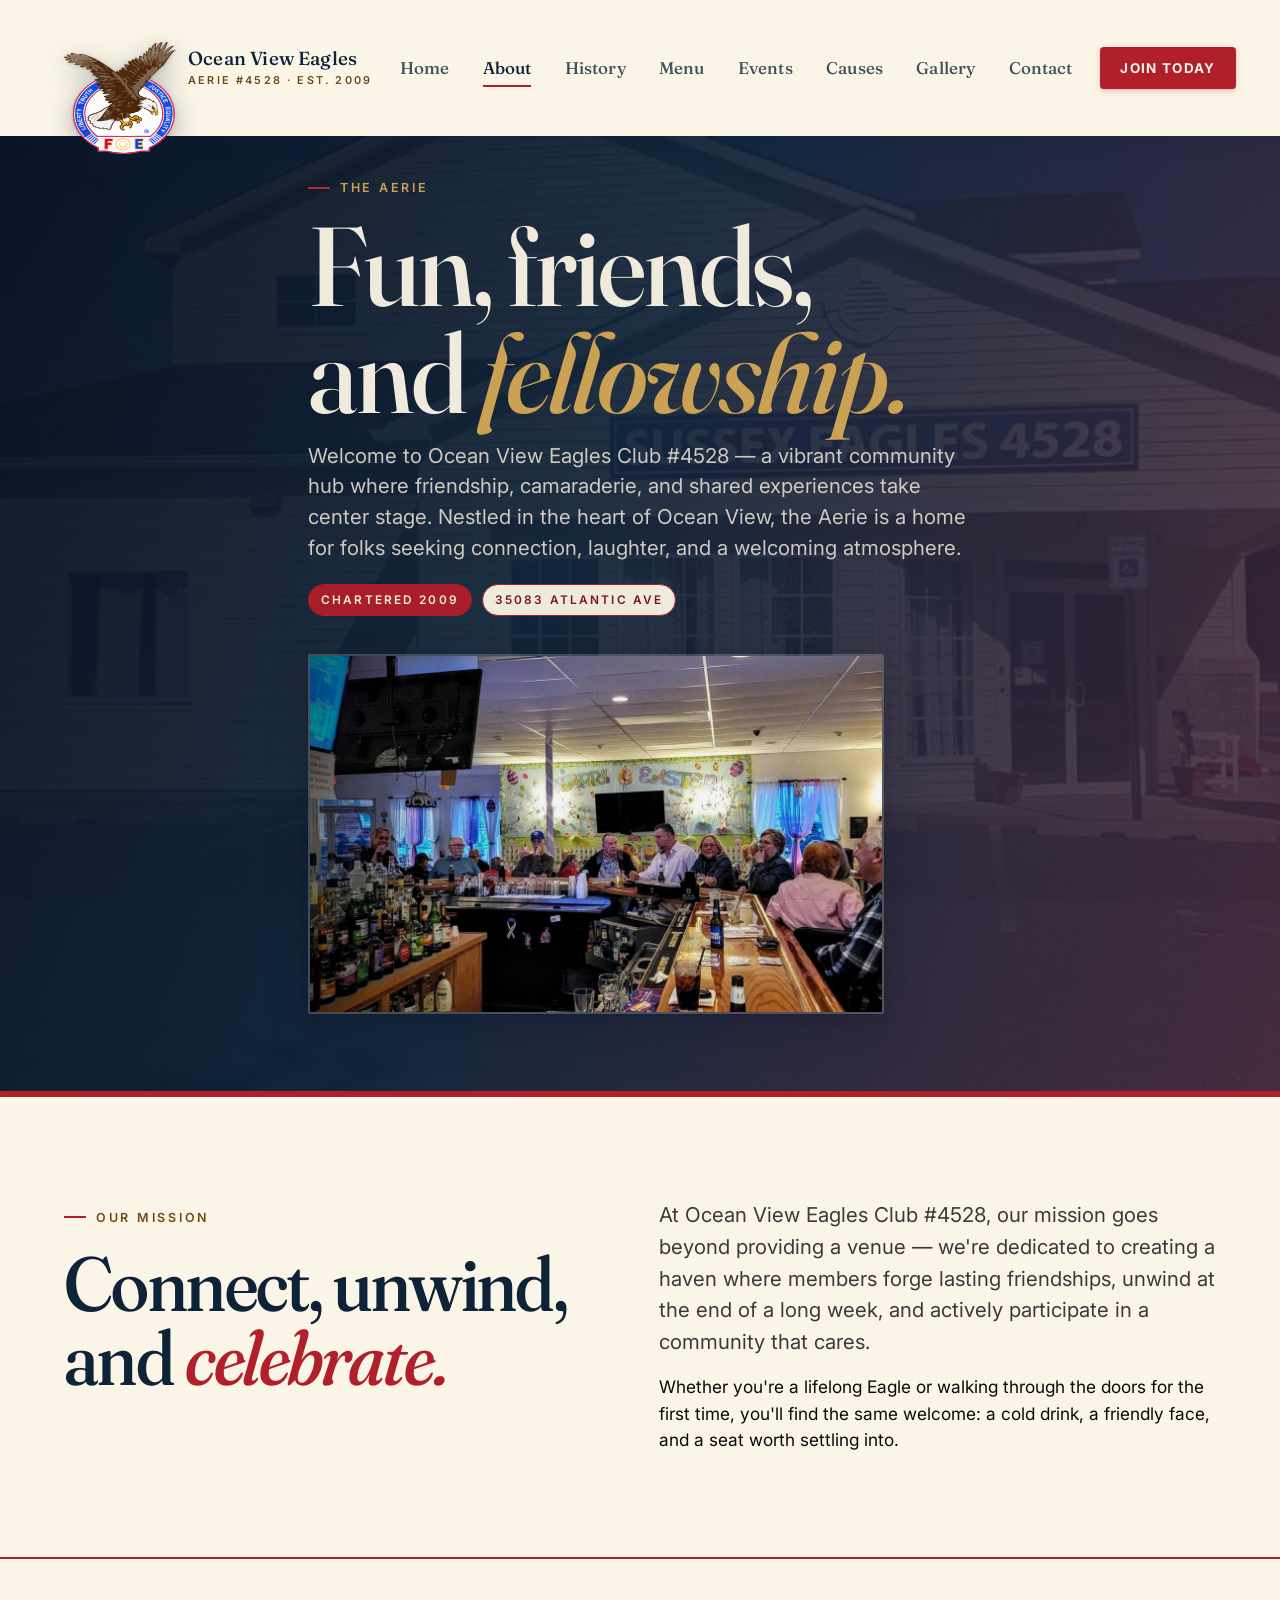
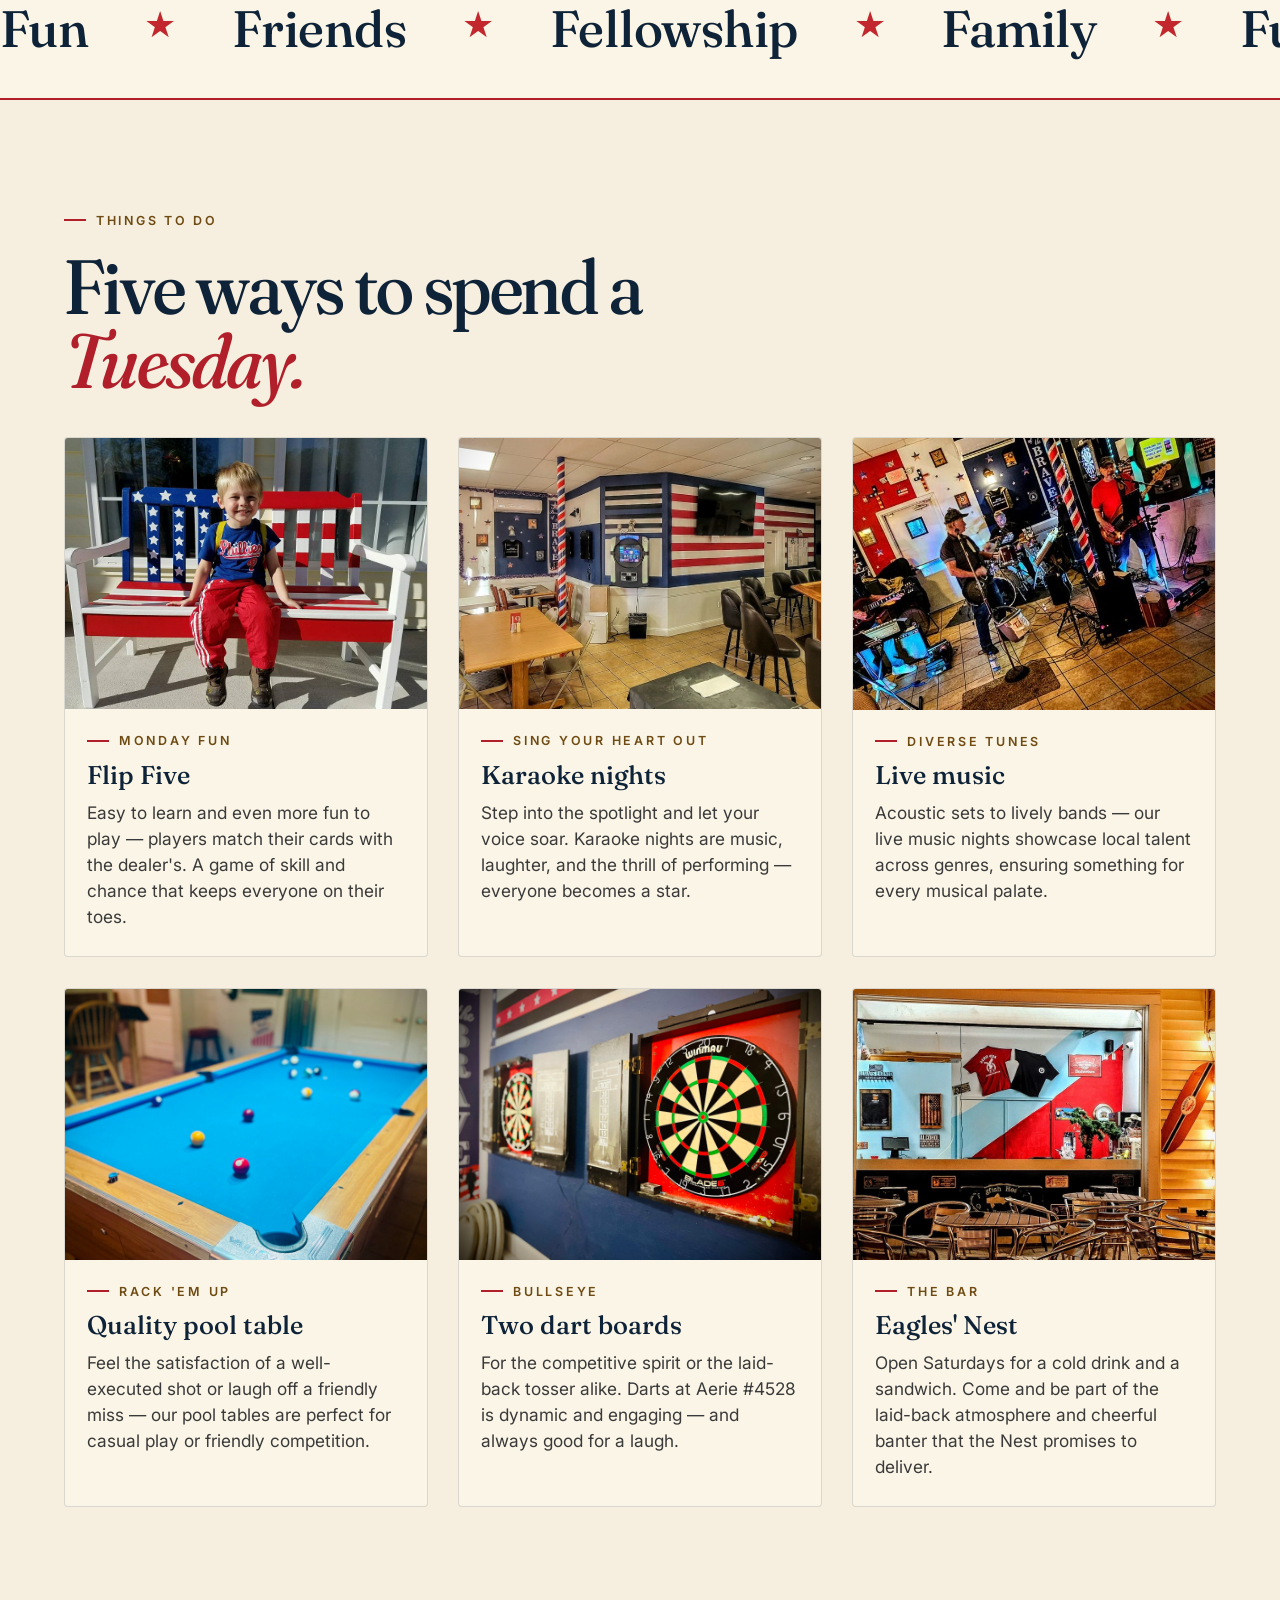
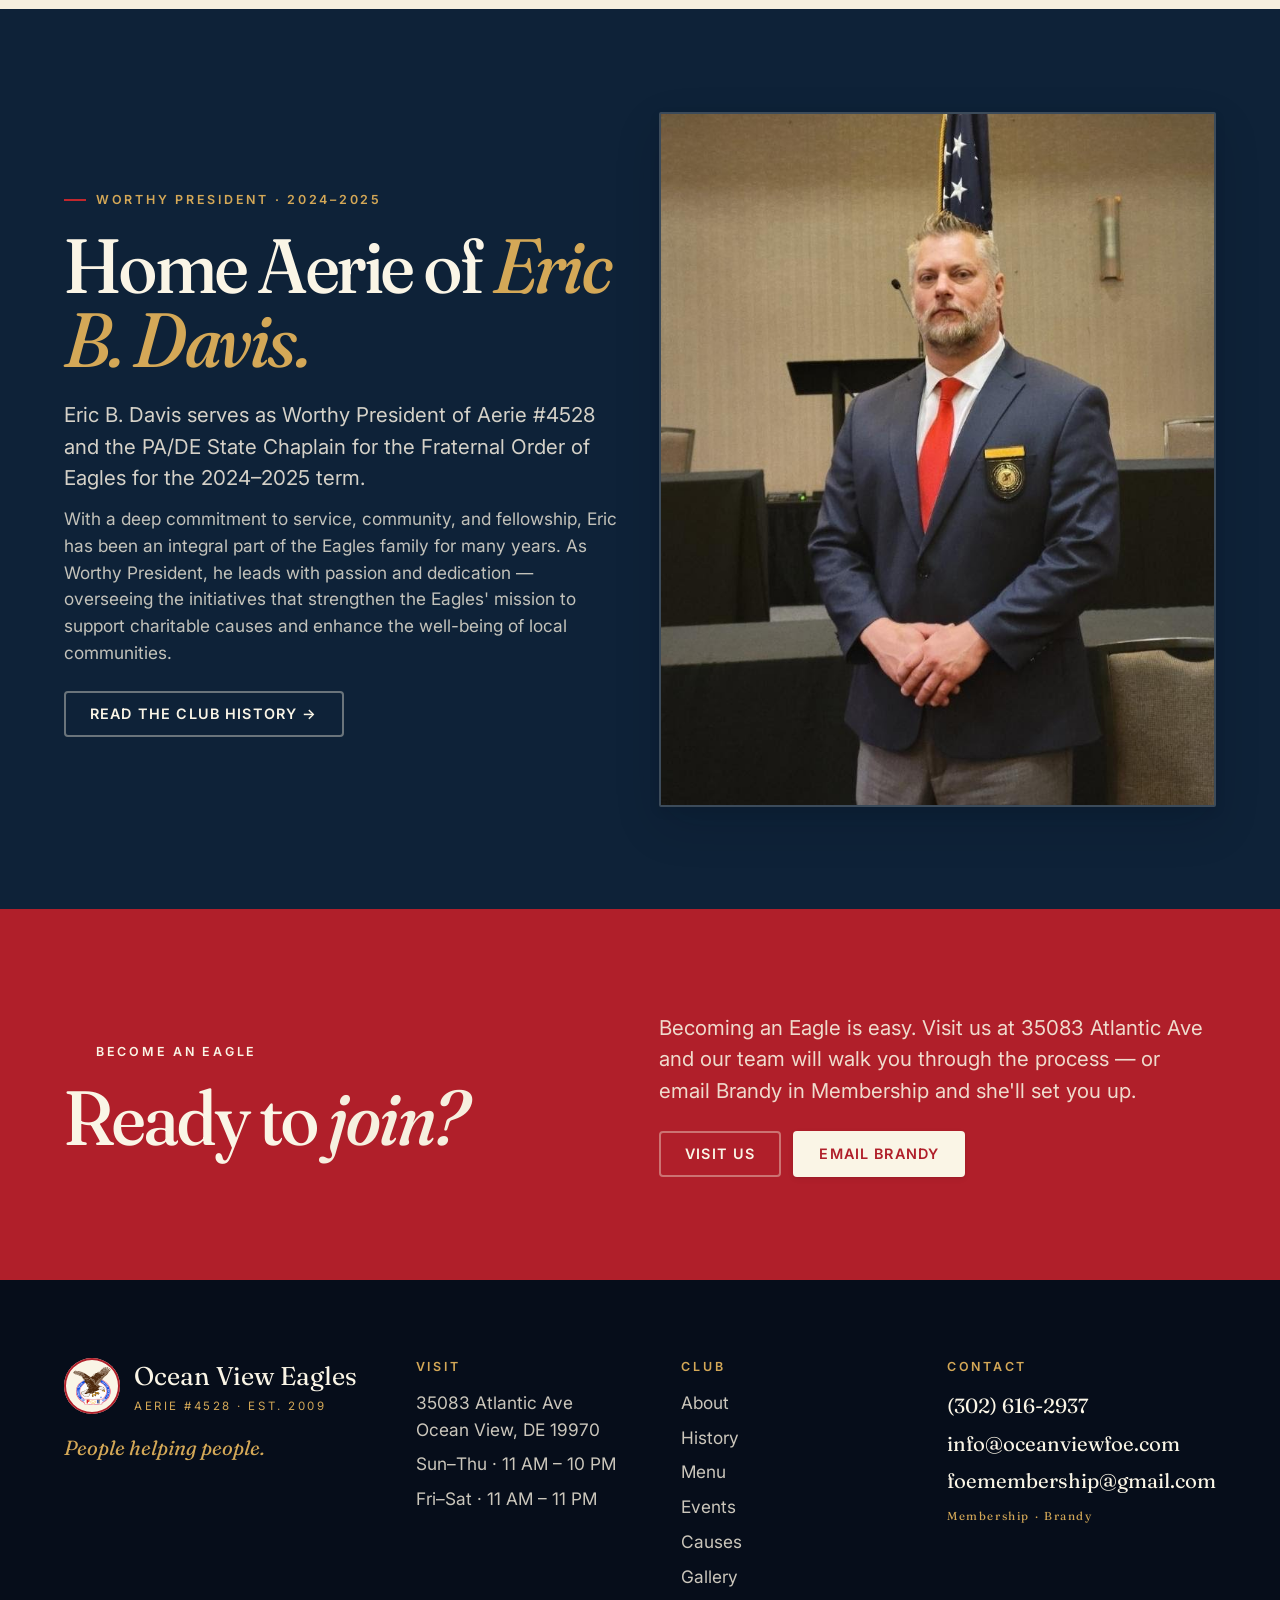
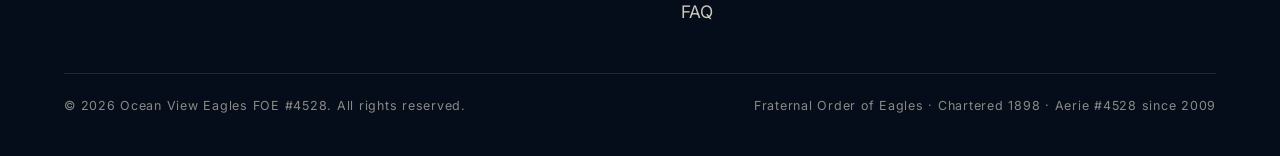
<file: about.html>
<!doctype html>
<html lang="en">
<head>
<meta charset="utf-8">
<meta name="viewport" content="width=device-width, initial-scale=1">
<title>About · Ocean View Eagles #4528</title>
<meta name="description" content="Fun, friends, and fellowship at Aerie #4528. Meet the club, the Worthy President, and the five things to do at the clubhouse on Atlantic Ave.">
<meta name="theme-color" content="#0E2238">
<meta property="og:title" content="About · Ocean View Eagles #4528">
<meta property="og:description" content="Fun, friends, and fellowship at FOE Aerie #4528 in Ocean View, Delaware.">
<meta property="og:type" content="website">
<meta property="og:url" content="https://ove.muvebuilds.com/about.html">
<meta property="og:image" content="https://ove.muvebuilds.com/assets/og/og-home.jpg">
<meta name="twitter:card" content="summary_large_image">
<meta name="twitter:title" content="About · Ocean View Eagles #4528">
<meta name="twitter:description" content="Fun, friends, and fellowship at FOE Aerie #4528 in Ocean View, Delaware.">
<meta name="twitter:image" content="https://ove.muvebuilds.com/assets/og/og-home.jpg">
<link rel="preconnect" href="https://fonts.googleapis.com">
<link rel="preconnect" href="https://fonts.gstatic.com" crossorigin>
<link href="https://fonts.googleapis.com/css2?family=Fraunces:ital,opsz,wght,SOFT,WONK@0,9..144,400..600,0..100,0..1;1,9..144,400..600,0..100,0..1&family=Inter:wght@400;500;600;700&display=swap" rel="stylesheet">
<link rel="icon" href="assets/logos/logo.svg" type="image/svg+xml">
<link rel="stylesheet" href="assets/css/site.css?v=17">
</head>
<body>
<div class="grain" aria-hidden="true"></div>

<header class="nav">
  <div class="wrap nav__inner">
    <a href="index.html" class="nav__brand">
      <span class="nav__brand-seal"><img src="assets/logos/logo.svg" alt=""></span>
      <span>Ocean View Eagles<small>Aerie #4528 · Est. 2009</small></span>
    </a>
    <nav class="nav__menu" aria-label="Primary">
      <a class="nav__link" href="index.html">Home</a>
      <a class="nav__link" href="about.html">About</a>
      <a class="nav__link" href="history.html">History</a>
      <a class="nav__link" href="menu.html">Menu</a>
      <a class="nav__link" href="events.html">Events</a>
      <a class="nav__link" href="causes.html">Causes</a>
      <a class="nav__link" href="gallery.html">Gallery</a>
      <a class="nav__link" href="contact.html">Contact</a>
    </nav>
    <a class="nav__cta" href="contact.html">Join today</a>
    <button class="nav__burger" type="button" aria-label="Open menu" aria-expanded="false">
      <svg viewBox="0 0 24 24" fill="none" stroke="currentColor" stroke-width="2"><path d="M3 6h18M3 12h18M3 18h18"/></svg>
    </button>
  </div>
</header>

<section class="page-hero">
  <div class="page-hero__img-wrap">
    <img class="page-hero__img" src="assets/photos/greetings-eagles.jpg" alt="">
  </div>
  <div class="wrap page-hero__inner">
    <span class="eyebrow eyebrow--on-dark">The Aerie</span>
    <h1 class="page-hero__title">Fun, friends, and <em>fellowship.</em></h1>
    <p class="page-hero__sub">Welcome to Ocean View Eagles Club #4528 — a vibrant community hub where friendship, camaraderie, and shared experiences take center stage. Nestled in the heart of Ocean View, the Aerie is a home for folks seeking connection, laughter, and a welcoming atmosphere.</p>
    <div class="page-hero__meta"><span class="pill pill--solid-red">Chartered 2009</span><span class="pill">35083 Atlantic Ave</span></div>
    <div class="page-hero__frame"><img src="assets/photos/hero-crowd.jpg" alt="Members at an evening event at Ocean View Eagles"></div>
  </div>
</section>

<section class="section section--paper">
  <div class="wrap g2" style="align-items:start;">
    <div class="fade-up">
      <span class="eyebrow">Our mission</span>
      <h2 class="display display--large" style="margin-top:20px;">
        Connect, unwind, and <em class="serif-italic" style="color:var(--red-oxblood);">celebrate.</em>
      </h2>
    </div>
    <div class="fade-up fade-up-d-200">
      <p class="lede">At Ocean View Eagles Club #4528, our mission goes beyond providing a venue — we're dedicated to creating a haven where members forge lasting friendships, unwind at the end of a long week, and actively participate in a community that cares.</p>
      <p style="margin-top:16px;">Whether you're a lifelong Eagle or walking through the doors for the first time, you'll find the same welcome: a cold drink, a friendly face, and a seat worth settling into.</p>
    </div>
  </div>
</section>

<div class="marquee marquee--paper" aria-hidden="true" style="border-block-color:var(--red-oxblood);">
  <div class="marquee__track">
    <span>Fun</span><span>Friends</span><span>Fellowship</span><span>Family</span>
    <span>Fun</span><span>Friends</span><span>Fellowship</span><span>Family</span>
  </div>
</div>

<section class="section section--parchment">
  <div class="wrap">
    <div style="max-width:68ch;">
      <span class="eyebrow">Things to do</span>
      <h2 class="display display--large" style="margin-top:20px;">
        Five ways to spend a <em class="serif-italic" style="color:var(--red-oxblood);">Tuesday.</em>
      </h2>
    </div>
  </div>
  <div class="wrap g3" style="margin-top:40px;">
    <article class="card fade-up">
      <div class="card__media"><img src="assets/photos/gallery-4.jpg" alt="Flip Five card game"></div>
      <div class="card__body">
        <span class="eyebrow">Monday fun</span>
        <h3 class="card__title">Flip Five</h3>
        <p class="card__copy">Easy to learn and even more fun to play — players match their cards with the dealer's. A game of skill and chance that keeps everyone on their toes.</p>
      </div>
    </article>
    <article class="card fade-up fade-up-d-100">
      <div class="card__media"><img src="assets/photos/gallery-5.jpg" alt="Karaoke night"></div>
      <div class="card__body">
        <span class="eyebrow">Sing your heart out</span>
        <h3 class="card__title">Karaoke nights</h3>
        <p class="card__copy">Step into the spotlight and let your voice soar. Karaoke nights are music, laughter, and the thrill of performing — everyone becomes a star.</p>
      </div>
    </article>
    <article class="card fade-up fade-up-d-200">
      <div class="card__media"><img src="assets/photos/live-music.jpg" alt="Live music"></div>
      <div class="card__body">
        <span class="eyebrow">Diverse tunes</span>
        <h3 class="card__title">Live music</h3>
        <p class="card__copy">Acoustic sets to lively bands — our live music nights showcase local talent across genres, ensuring something for every musical palate.</p>
      </div>
    </article>
    <article class="card fade-up">
      <div class="card__media"><img src="assets/photos/pool-table.jpg" alt="Pool table"></div>
      <div class="card__body">
        <span class="eyebrow">Rack 'em up</span>
        <h3 class="card__title">Quality pool table</h3>
        <p class="card__copy">Feel the satisfaction of a well-executed shot or laugh off a friendly miss — our pool tables are perfect for casual play or friendly competition.</p>
      </div>
    </article>
    <article class="card fade-up fade-up-d-100">
      <div class="card__media"><img src="assets/photos/dart-board.jpg" alt="Dart board"></div>
      <div class="card__body">
        <span class="eyebrow">Bullseye</span>
        <h3 class="card__title">Two dart boards</h3>
        <p class="card__copy">For the competitive spirit or the laid-back tosser alike. Darts at Aerie #4528 is dynamic and engaging — and always good for a laugh.</p>
      </div>
    </article>
    <article class="card fade-up fade-up-d-200">
      <div class="card__media"><img src="assets/photos/eagles-nest.jpg" alt="Eagles' Nest bar"></div>
      <div class="card__body">
        <span class="eyebrow">The bar</span>
        <h3 class="card__title">Eagles' Nest</h3>
        <p class="card__copy">Open Saturdays for a cold drink and a sandwich. Come and be part of the laid-back atmosphere and cheerful banter that the Nest promises to deliver.</p>
      </div>
    </article>
  </div>
</section>

<!-- LEADERSHIP SPOTLIGHT -->
<section class="section section--navy">
  <div class="wrap g2" style="align-items:center;">
    <div class="fade-up">
      <span class="eyebrow eyebrow--on-dark">Worthy President · 2024–2025</span>
      <h2 class="display display--large" style="color:var(--paper); margin-top:20px;">
        Home Aerie of <em class="serif-italic" style="color:var(--gold-soft);">Eric B. Davis.</em>
      </h2>
      <p class="lede" style="color:rgba(246,239,223,.86); margin-top:22px;">Eric B. Davis serves as Worthy President of Aerie #4528 and the PA/DE State Chaplain for the Fraternal Order of Eagles for the 2024–2025 term.</p>
      <p style="color:rgba(246,239,223,.78); margin-top:12px;">With a deep commitment to service, community, and fellowship, Eric has been an integral part of the Eagles family for many years. As Worthy President, he leads with passion and dedication — overseeing the initiatives that strengthen the Eagles' mission to support charitable causes and enhance the well-being of local communities.</p>
      <div style="margin-top:24px;">
        <a class="btn btn--ghost-light" href="history.html">Read the club history →</a>
      </div>
    </div>
    <div class="fade-up fade-up-d-200" style="border:2px solid rgba(246,239,223,.2); border-radius:2px; overflow:hidden; box-shadow:var(--sh-lg);">
      <img src="assets/photos/worthy-president-eric.jpg" alt="Worthy President Eric B. Davis" style="width:100%; height:100%; object-fit:cover; aspect-ratio:4/5;">
    </div>
  </div>
</section>

<section class="section--red section">
  <div class="wrap g2" style="align-items:center;">
    <div class="fade-up">
      <span class="eyebrow" style="color:var(--paper);">Become an Eagle</span>
      <h2 class="display display--large" style="color:var(--paper); margin-top:20px;">
        Ready to <em class="serif-italic" style="color:var(--parchment);">join?</em>
      </h2>
    </div>
    <div class="fade-up fade-up-d-200">
      <p class="lede" style="color:rgba(246,239,223,.9);">Becoming an Eagle is easy. Visit us at 35083 Atlantic Ave and our team will walk you through the process — or email Brandy in Membership and she'll set you up.</p>
      <div style="margin-top:24px; display:flex; flex-wrap:wrap; gap:12px;">
        <a class="btn btn--ghost-light" href="contact.html">Visit us</a>
        <a class="btn btn--primary" style="background:var(--paper); color:var(--red-oxblood);" href="mailto:foemembership@gmail.com">Email Brandy</a>
      </div>
    </div>
  </div>
</section>

<footer class="foot">
  <div class="wrap">
    <div class="foot__grid">
      <div class="foot__brand">
        <div class="foot__brand-row">
          <span class="foot__brand-seal"><img src="assets/logos/logo.svg" alt=""></span>
          <span class="foot__brand-name">Ocean View Eagles<small>Aerie #4528 · Est. 2009</small></span>
        </div>
        <p class="foot__tag">People helping people.</p>
      </div>
      <div>
        <h4 class="foot__h">Visit</h4>
        <ul class="foot__list">
          <li><a href="https://maps.google.com/?q=35083+Atlantic+Ave+Ocean+View+DE" target="_blank" rel="noopener">35083 Atlantic Ave<br>Ocean View, DE 19970</a></li>
          <li>Sun–Thu · 11 AM – 10 PM</li>
          <li>Fri–Sat · 11 AM – 11 PM</li>
        </ul>
      </div>
      <div>
        <h4 class="foot__h">Club</h4>
        <ul class="foot__list">
          <li><a href="about.html">About</a></li>
          <li><a href="history.html">History</a></li>
          <li><a href="menu.html">Menu</a></li>
          <li><a href="events.html">Events</a></li>
          <li><a href="causes.html">Causes</a></li>
          <li><a href="gallery.html">Gallery</a></li>
          <li><a href="faq.html">FAQ</a></li>
        </ul>
      </div>
      <div class="foot__contact">
        <h4 class="foot__h">Contact</h4>
        <a href="tel:+13026162937">(302) 616-2937</a>
        <a href="mailto:info@oceanviewfoe.com">info@oceanviewfoe.com</a>
        <a href="mailto:foemembership@gmail.com">foemembership@gmail.com<br><span style="font-size:.72rem; letter-spacing:.14em; color:var(--gold-soft);">Membership · Brandy</span></a>
      </div>
    </div>
    <div class="foot__legal">
      <span>© <span data-year>2026</span> Ocean View Eagles FOE #4528. All rights reserved.</span>
      <span>Fraternal Order of Eagles · Chartered 1898 · Aerie #4528 since 2009</span>
    </div>
  </div>
</footer>

<script src="assets/js/site.js?v=15"></script>
</body>
</html>
</file>
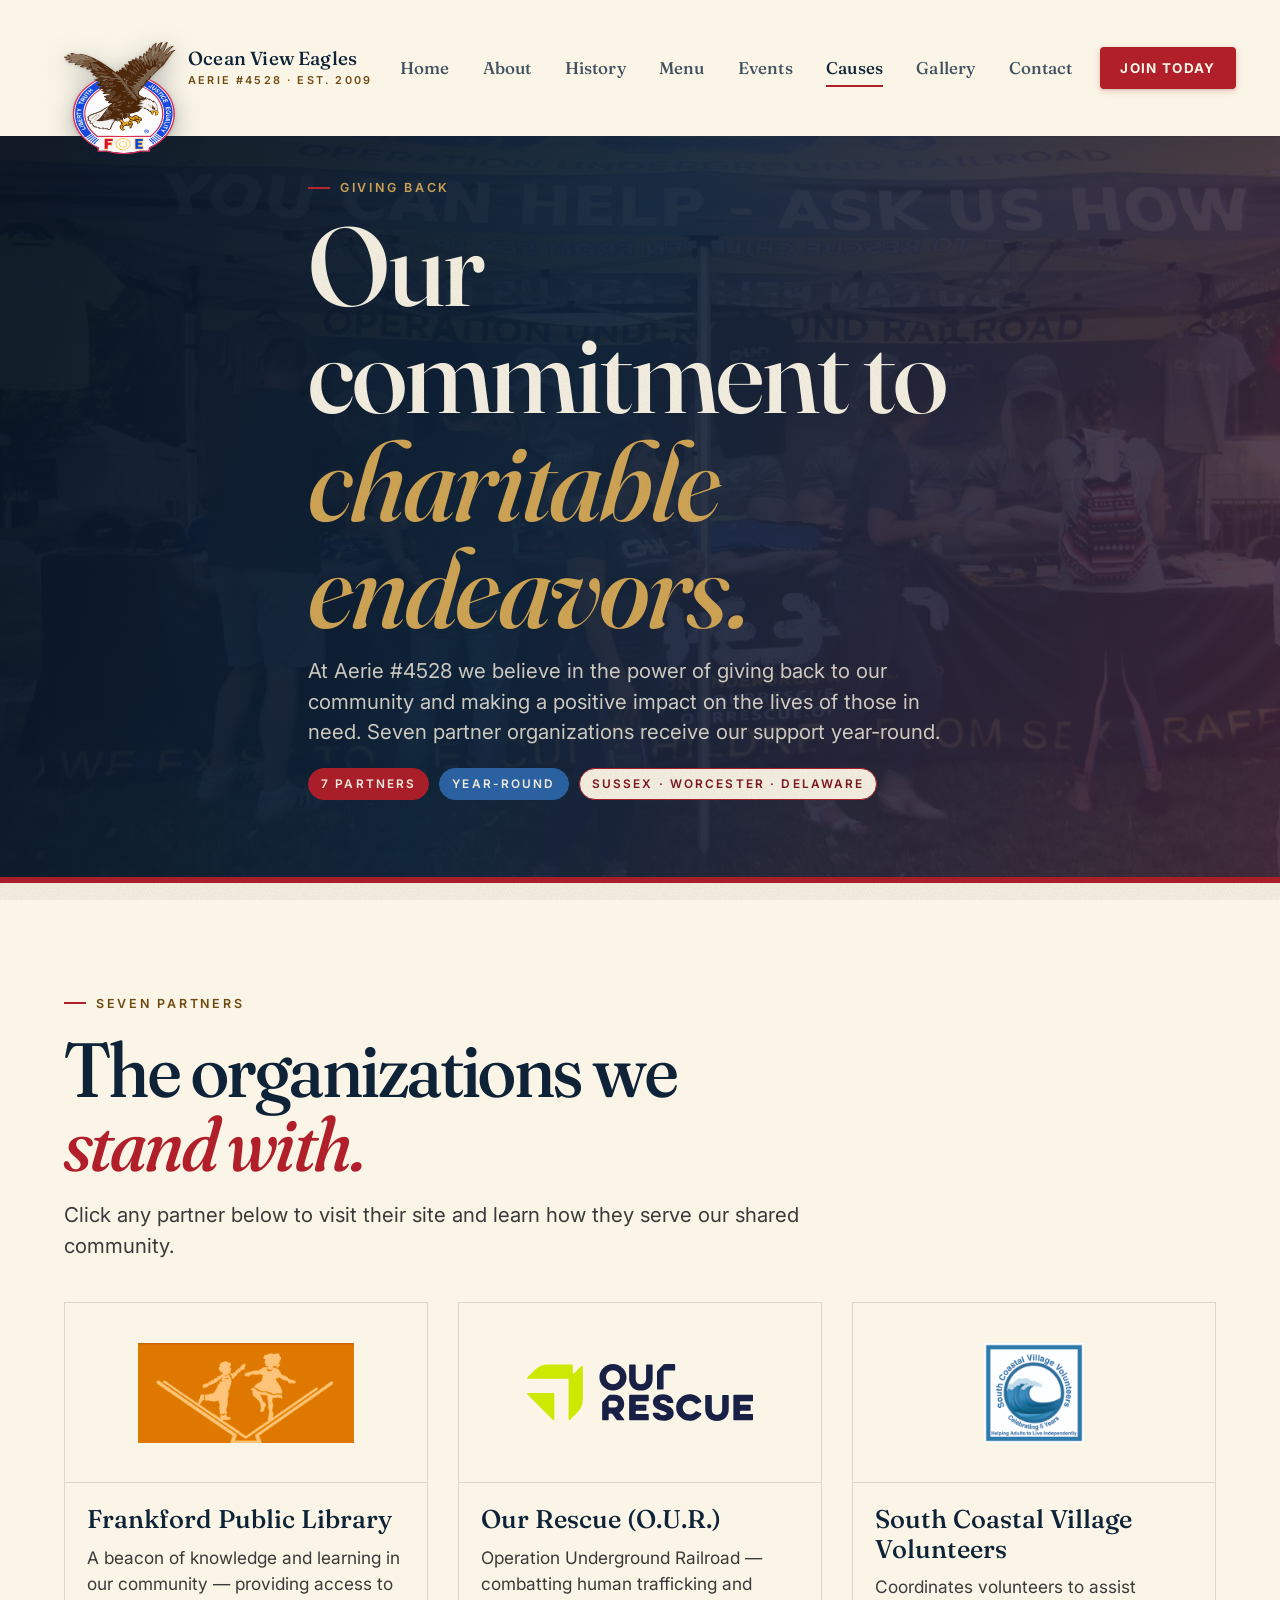
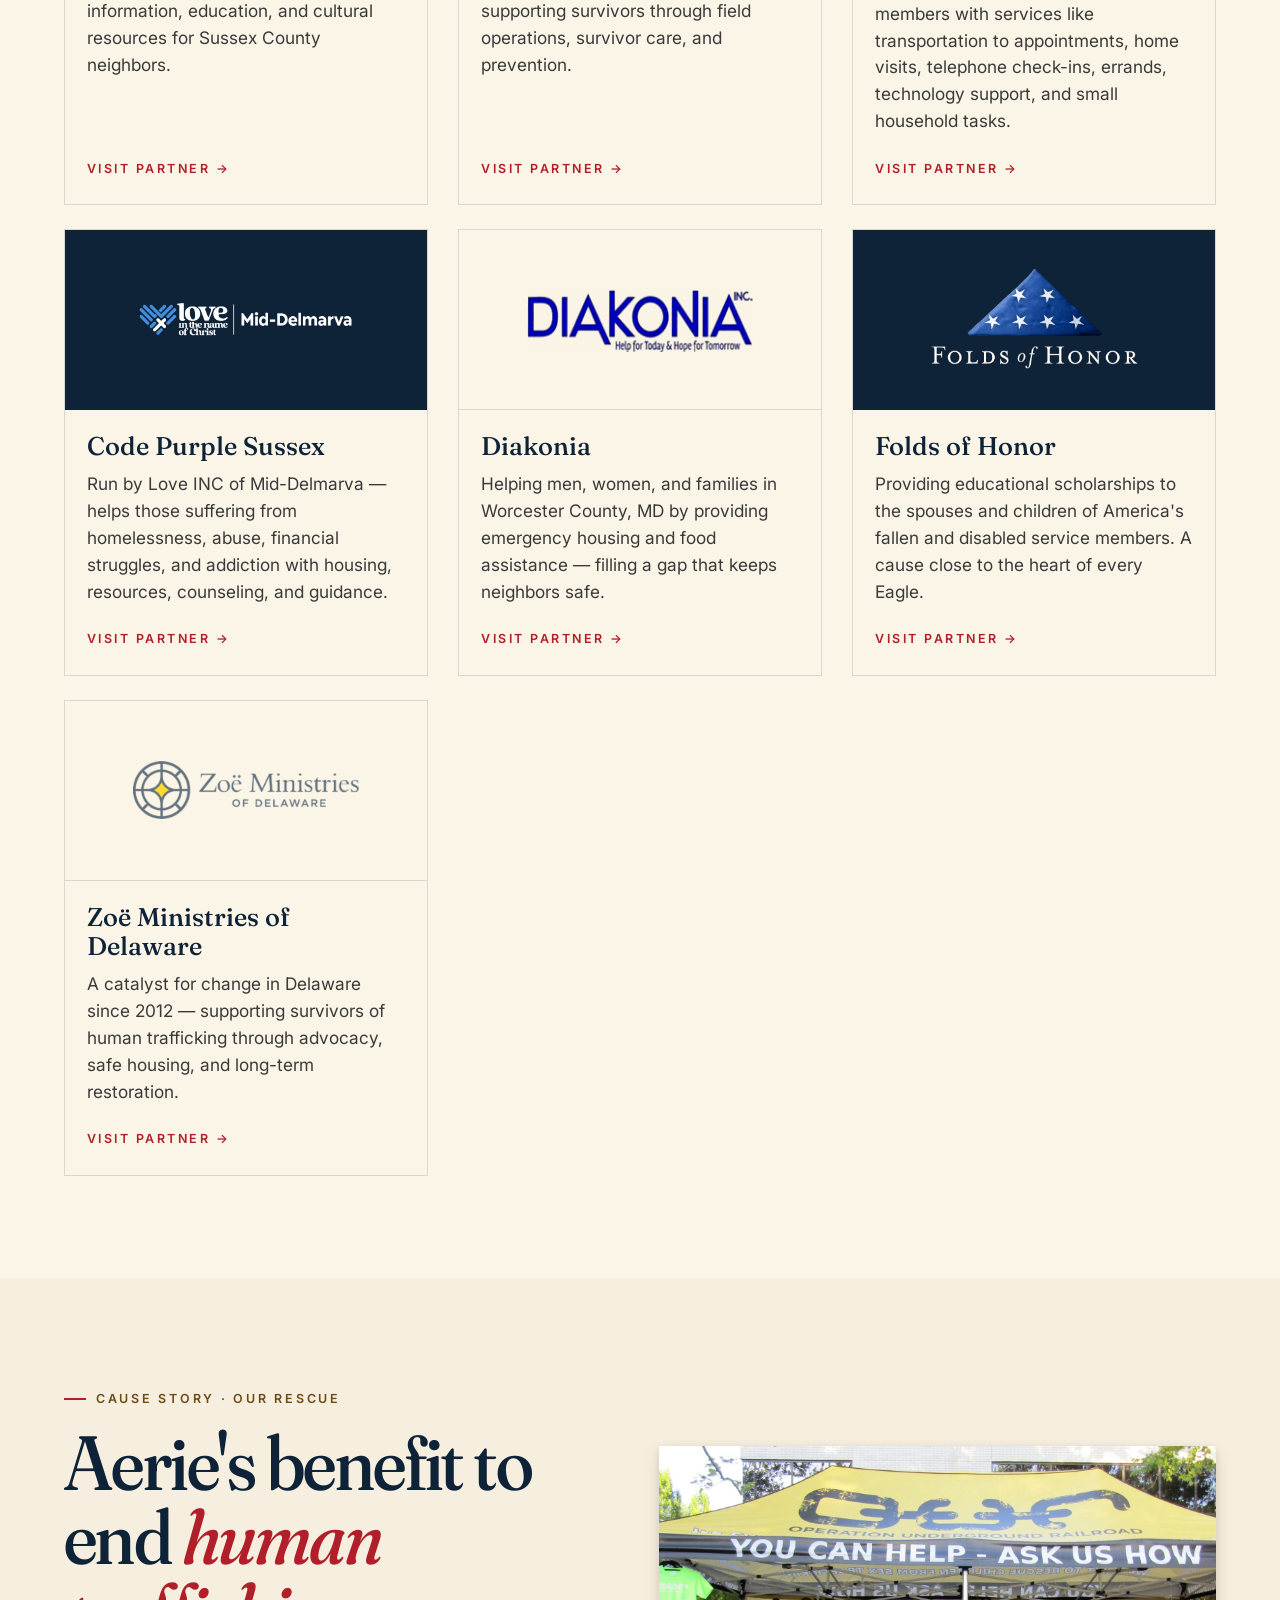
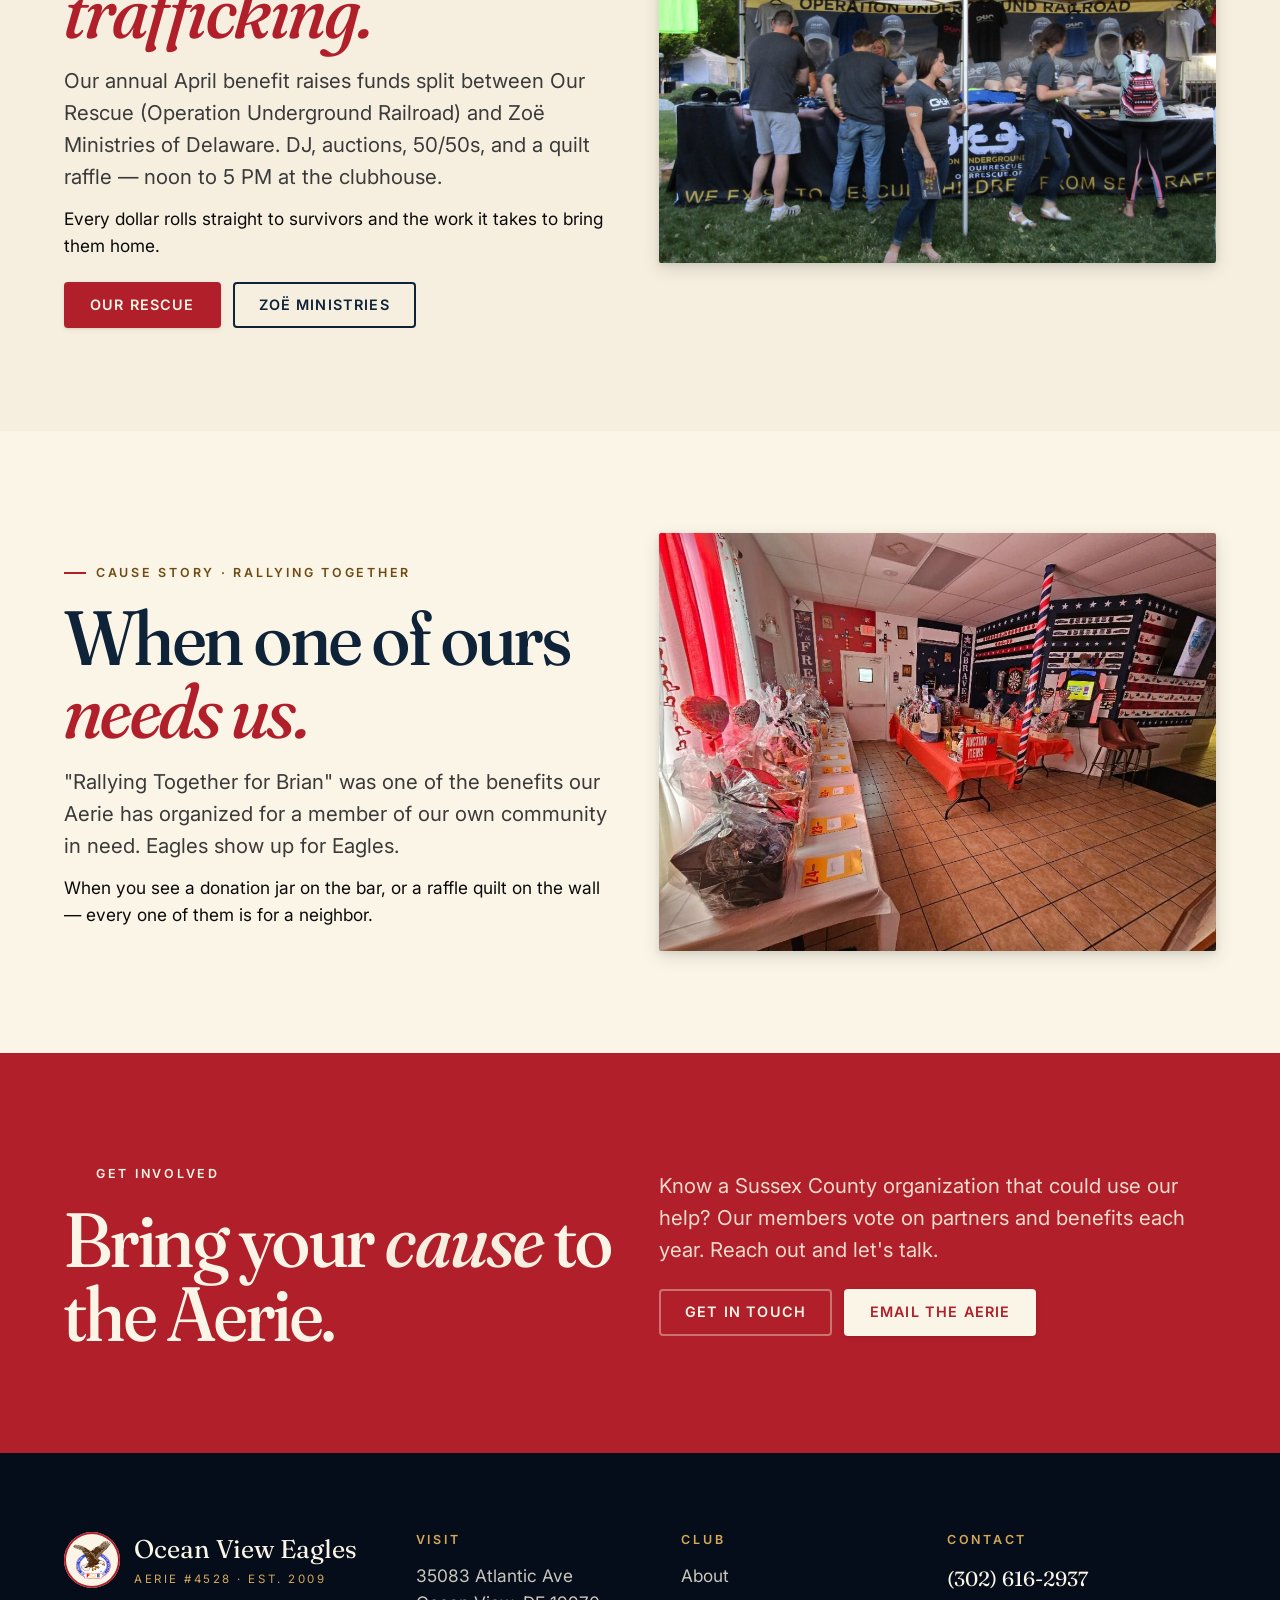
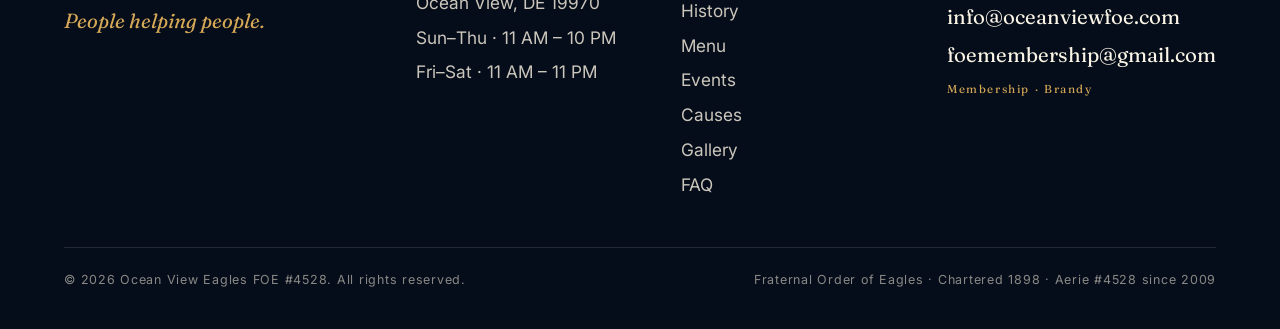
<file: causes.html>
<!doctype html>
<html lang="en">
<head>
<meta charset="utf-8">
<meta name="viewport" content="width=device-width, initial-scale=1">
<title>Causes · Giving back · Ocean View Eagles #4528</title>
<meta name="description" content="Aerie #4528 supports 7 partner causes: Frankford Public Library, Our Rescue, South Coastal Village, Code Purple Sussex (Love INC), Diakonia, Folds of Honor, and Zoë Ministries of Delaware.">
<meta name="theme-color" content="#0E2238">
<meta property="og:title" content="Causes · Ocean View Eagles #4528">
<meta property="og:description" content="Seven partner causes supported year-round by FOE Aerie #4528 in Ocean View, Delaware.">
<meta property="og:type" content="website">
<meta property="og:url" content="https://ove.muvebuilds.com/causes.html">
<meta property="og:image" content="https://ove.muvebuilds.com/assets/og/og-home.jpg">
<meta name="twitter:card" content="summary_large_image">
<meta name="twitter:title" content="Causes · Ocean View Eagles #4528">
<meta name="twitter:description" content="Seven partner causes supported year-round by FOE Aerie #4528.">
<meta name="twitter:image" content="https://ove.muvebuilds.com/assets/og/og-home.jpg">
<link rel="preconnect" href="https://fonts.googleapis.com">
<link rel="preconnect" href="https://fonts.gstatic.com" crossorigin>
<link href="https://fonts.googleapis.com/css2?family=Fraunces:ital,opsz,wght,SOFT,WONK@0,9..144,400..600,0..100,0..1;1,9..144,400..600,0..100,0..1&family=Inter:wght@400;500;600;700&display=swap" rel="stylesheet">
<link rel="icon" href="assets/logos/logo.svg" type="image/svg+xml">
<link rel="stylesheet" href="assets/css/site.css?v=18">
</head>
<body>
<div class="grain" aria-hidden="true"></div>

<header class="nav">
  <div class="wrap nav__inner">
    <a href="index.html" class="nav__brand">
      <span class="nav__brand-seal"><img src="assets/logos/logo.svg" alt=""></span>
      <span>Ocean View Eagles<small>Aerie #4528 · Est. 2009</small></span>
    </a>
    <nav class="nav__menu" aria-label="Primary">
      <a class="nav__link" href="index.html">Home</a>
      <a class="nav__link" href="about.html">About</a>
      <a class="nav__link" href="history.html">History</a>
      <a class="nav__link" href="menu.html">Menu</a>
      <a class="nav__link" href="events.html">Events</a>
      <a class="nav__link" href="causes.html">Causes</a>
      <a class="nav__link" href="gallery.html">Gallery</a>
      <a class="nav__link" href="contact.html">Contact</a>
    </nav>
    <a class="nav__cta" href="contact.html">Join today</a>
    <button class="nav__burger" type="button" aria-label="Open menu" aria-expanded="false">
      <svg viewBox="0 0 24 24" fill="none" stroke="currentColor" stroke-width="2"><path d="M3 6h18M3 12h18M3 18h18"/></svg>
    </button>
  </div>
</header>

<section class="page-hero">
  <div class="page-hero__img-wrap"><img class="page-hero__img" src="assets/photos/our-fundraiser.jpg" alt=""></div>
  <div class="wrap page-hero__inner">
    <span class="eyebrow eyebrow--on-dark">Giving back</span>
    <h1 class="page-hero__title">Our commitment to <em>charitable endeavors.</em></h1>
    <p class="page-hero__sub">At Aerie #4528 we believe in the power of giving back to our community and making a positive impact on the lives of those in need. Seven partner organizations receive our support year-round.</p>
    <div class="page-hero__meta">
      <span class="pill pill--solid-red">7 partners</span>
      <span class="pill pill--solid-blue">Year-round</span>
      <span class="pill">Sussex · Worcester · Delaware</span>
    </div>
  </div>
</section>

<!-- PARTNER LOGO WALL -->
<section class="section section--paper">
  <div class="wrap">
    <div style="max-width:68ch;">
      <span class="eyebrow">Seven partners</span>
      <h2 class="display display--large" style="margin-top:20px;">
        The organizations we <em class="serif-italic" style="color:var(--red-oxblood);">stand with.</em>
      </h2>
      <p class="lede" style="margin-top:18px;">Click any partner below to visit their site and learn how they serve our shared community.</p>
    </div>
  </div>

  <div class="wrap" style="margin-top:40px;">
    <div class="g3" style="row-gap:24px;">

      <a class="cause fade-up" href="https://frankford.lib.de.us" target="_blank" rel="noopener" aria-label="Visit Frankford Public Library">
        <div class="cause__logo cause__logo--paper"><img src="assets/logos/causes/frankford-library.png" alt="Frankford Public Library"></div>
        <div class="cause__body">
          <h3 class="cause__title">Frankford Public Library</h3>
          <p class="cause__copy">A beacon of knowledge and learning in our community — providing access to information, education, and cultural resources for Sussex County neighbors.</p>
          <span class="cause__link">Visit partner →</span>
        </div>
      </a>

      <a class="cause fade-up fade-up-d-100" href="https://ourrescue.org" target="_blank" rel="noopener" aria-label="Visit Our Rescue">
        <div class="cause__logo cause__logo--paper"><img src="assets/logos/causes/our-rescue.svg" alt="Our Rescue (O.U.R.)"></div>
        <div class="cause__body">
          <h3 class="cause__title">Our Rescue (O.U.R.)</h3>
          <p class="cause__copy">Operation Underground Railroad — combatting human trafficking and supporting survivors through field operations, survivor care, and prevention.</p>
          <span class="cause__link">Visit partner →</span>
        </div>
      </a>

      <a class="cause fade-up fade-up-d-200" href="https://southcoastalvillage.org" target="_blank" rel="noopener" aria-label="Visit South Coastal Village Volunteers">
        <div class="cause__logo cause__logo--paper"><img src="assets/logos/causes/south-coastal-village.jpg" alt="South Coastal Village Volunteers"></div>
        <div class="cause__body">
          <h3 class="cause__title">South Coastal Village Volunteers</h3>
          <p class="cause__copy">Coordinates volunteers to assist members with services like transportation to appointments, home visits, telephone check-ins, errands, technology support, and small household tasks.</p>
          <span class="cause__link">Visit partner →</span>
        </div>
      </a>

      <a class="cause fade-up" href="https://loveincmd.org" target="_blank" rel="noopener" aria-label="Visit Love INC of Mid-Delmarva / Code Purple Sussex">
        <div class="cause__logo cause__logo--navy"><img src="assets/logos/causes/love-inc.webp" alt="Love INC of Mid-Delmarva — Code Purple Sussex"></div>
        <div class="cause__body">
          <h3 class="cause__title">Code Purple Sussex</h3>
          <p class="cause__copy">Run by Love INC of Mid-Delmarva — helps those suffering from homelessness, abuse, financial struggles, and addiction with housing, resources, counseling, and guidance.</p>
          <span class="cause__link">Visit partner →</span>
        </div>
      </a>

      <a class="cause fade-up fade-up-d-100" href="https://diakoniaoc.org" target="_blank" rel="noopener" aria-label="Visit Diakonia">
        <div class="cause__logo cause__logo--paper"><img src="assets/logos/causes/diakonia.png" alt="Diakonia"></div>
        <div class="cause__body">
          <h3 class="cause__title">Diakonia</h3>
          <p class="cause__copy">Helping men, women, and families in Worcester County, MD by providing emergency housing and food assistance — filling a gap that keeps neighbors safe.</p>
          <span class="cause__link">Visit partner →</span>
        </div>
      </a>

      <a class="cause fade-up fade-up-d-200" href="https://foldsofhonor.org" target="_blank" rel="noopener" aria-label="Visit Folds of Honor">
        <div class="cause__logo cause__logo--navy"><img src="assets/logos/causes/folds-of-honor.png" alt="Folds of Honor"></div>
        <div class="cause__body">
          <h3 class="cause__title">Folds of Honor</h3>
          <p class="cause__copy">Providing educational scholarships to the spouses and children of America's fallen and disabled service members. A cause close to the heart of every Eagle.</p>
          <span class="cause__link">Visit partner →</span>
        </div>
      </a>

      <a class="cause fade-up" href="https://zoe-delaware.org" target="_blank" rel="noopener" aria-label="Visit Zoë Ministries of Delaware">
        <div class="cause__logo cause__logo--paper"><img src="assets/logos/causes/zoe-delaware.png" alt="Zoë Ministries of Delaware"></div>
        <div class="cause__body">
          <h3 class="cause__title">Zoë Ministries of Delaware</h3>
          <p class="cause__copy">A catalyst for change in Delaware since 2012 — supporting survivors of human trafficking through advocacy, safe housing, and long-term restoration.</p>
          <span class="cause__link">Visit partner →</span>
        </div>
      </a>
    </div>
  </div>
</section>

<!-- CAUSE STORY - O.U.R. FUNDRAISER -->
<section class="section section--parchment">
  <div class="wrap g2" style="align-items:center;">
    <div class="fade-up" style="order:2;">
      <img src="assets/photos/our-fundraiser.jpg" alt="O.U.R. fundraiser at Ocean View Eagles" style="width:100%; aspect-ratio:4/3; object-fit:cover; border-radius:2px; box-shadow:var(--sh-md);">
    </div>
    <div class="fade-up fade-up-d-100" style="order:1;">
      <span class="eyebrow">Cause story · Our Rescue</span>
      <h2 class="display display--large" style="margin-top:18px;">Aerie's benefit to end <em class="serif-italic" style="color:var(--red-oxblood);">human trafficking.</em></h2>
      <p class="lede" style="margin-top:18px;">Our annual April benefit raises funds split between Our Rescue (Operation Underground Railroad) and Zoë Ministries of Delaware. DJ, auctions, 50/50s, and a quilt raffle — noon to 5 PM at the clubhouse.</p>
      <p style="margin-top:14px;">Every dollar rolls straight to survivors and the work it takes to bring them home.</p>
      <div style="margin-top:22px; display:flex; gap:12px; flex-wrap:wrap;">
        <a class="btn btn--primary" href="https://ourrescue.org" target="_blank" rel="noopener">Our Rescue</a>
        <a class="btn btn--ghost-dark" href="https://zoe-delaware.org" target="_blank" rel="noopener">Zoë Ministries</a>
      </div>
    </div>
  </div>
</section>

<!-- CAUSE STORY — RALLYING FOR BRIAN -->
<section class="section section--paper">
  <div class="wrap g2" style="align-items:center;">
    <div class="fade-up">
      <span class="eyebrow">Cause story · Rallying together</span>
      <h2 class="display display--large" style="margin-top:18px;">When one of ours <em class="serif-italic" style="color:var(--red-oxblood);">needs us.</em></h2>
      <p class="lede" style="margin-top:18px;">"Rallying Together for Brian" was one of the benefits our Aerie has organized for a member of our own community in need. Eagles show up for Eagles.</p>
      <p style="margin-top:14px;">When you see a donation jar on the bar, or a raffle quilt on the wall — every one of them is for a neighbor.</p>
    </div>
    <div class="fade-up fade-up-d-200">
      <img src="assets/photos/rally-brian.jpg" alt="Rallying together for Brian fundraiser" style="width:100%; aspect-ratio:4/3; object-fit:cover; border-radius:2px; box-shadow:var(--sh-md);">
    </div>
  </div>
</section>

<!-- RED CTA -->
<section class="section--red section">
  <div class="wrap g2" style="align-items:center;">
    <div class="fade-up">
      <span class="eyebrow" style="color:var(--paper);">Get involved</span>
      <h2 class="display display--large" style="color:var(--paper); margin-top:20px;">
        Bring your <em class="serif-italic" style="color:var(--parchment);">cause</em> to the Aerie.
      </h2>
    </div>
    <div class="fade-up fade-up-d-200">
      <p class="lede" style="color:rgba(246,239,223,.9);">Know a Sussex County organization that could use our help? Our members vote on partners and benefits each year. Reach out and let's talk.</p>
      <div style="margin-top:24px; display:flex; flex-wrap:wrap; gap:12px;">
        <a class="btn btn--ghost-light" href="contact.html">Get in touch</a>
        <a class="btn btn--primary" style="background:var(--paper); color:var(--red-oxblood);" href="mailto:info@oceanviewfoe.com">Email the Aerie</a>
      </div>
    </div>
  </div>
</section>

<footer class="foot">
  <div class="wrap">
    <div class="foot__grid">
      <div class="foot__brand">
        <div class="foot__brand-row">
          <span class="foot__brand-seal"><img src="assets/logos/logo.svg" alt=""></span>
          <span class="foot__brand-name">Ocean View Eagles<small>Aerie #4528 · Est. 2009</small></span>
        </div>
        <p class="foot__tag">People helping people.</p>
      </div>
      <div>
        <h4 class="foot__h">Visit</h4>
        <ul class="foot__list">
          <li><a href="https://maps.google.com/?q=35083+Atlantic+Ave+Ocean+View+DE" target="_blank" rel="noopener">35083 Atlantic Ave<br>Ocean View, DE 19970</a></li>
          <li>Sun–Thu · 11 AM – 10 PM</li>
          <li>Fri–Sat · 11 AM – 11 PM</li>
        </ul>
      </div>
      <div>
        <h4 class="foot__h">Club</h4>
        <ul class="foot__list">
          <li><a href="about.html">About</a></li>
          <li><a href="history.html">History</a></li>
          <li><a href="menu.html">Menu</a></li>
          <li><a href="events.html">Events</a></li>
          <li><a href="causes.html">Causes</a></li>
          <li><a href="gallery.html">Gallery</a></li>
          <li><a href="faq.html">FAQ</a></li>
        </ul>
      </div>
      <div class="foot__contact">
        <h4 class="foot__h">Contact</h4>
        <a href="tel:+13026162937">(302) 616-2937</a>
        <a href="mailto:info@oceanviewfoe.com">info@oceanviewfoe.com</a>
        <a href="mailto:foemembership@gmail.com">foemembership@gmail.com<br><span style="font-size:.72rem; letter-spacing:.14em; color:var(--gold-soft);">Membership · Brandy</span></a>
      </div>
    </div>
    <div class="foot__legal">
      <span>© <span data-year>2026</span> Ocean View Eagles FOE #4528. All rights reserved.</span>
      <span>Fraternal Order of Eagles · Chartered 1898 · Aerie #4528 since 2009</span>
    </div>
  </div>
</footer>

<script src="assets/js/site.js?v=15"></script>
</body>
</html>
</file>
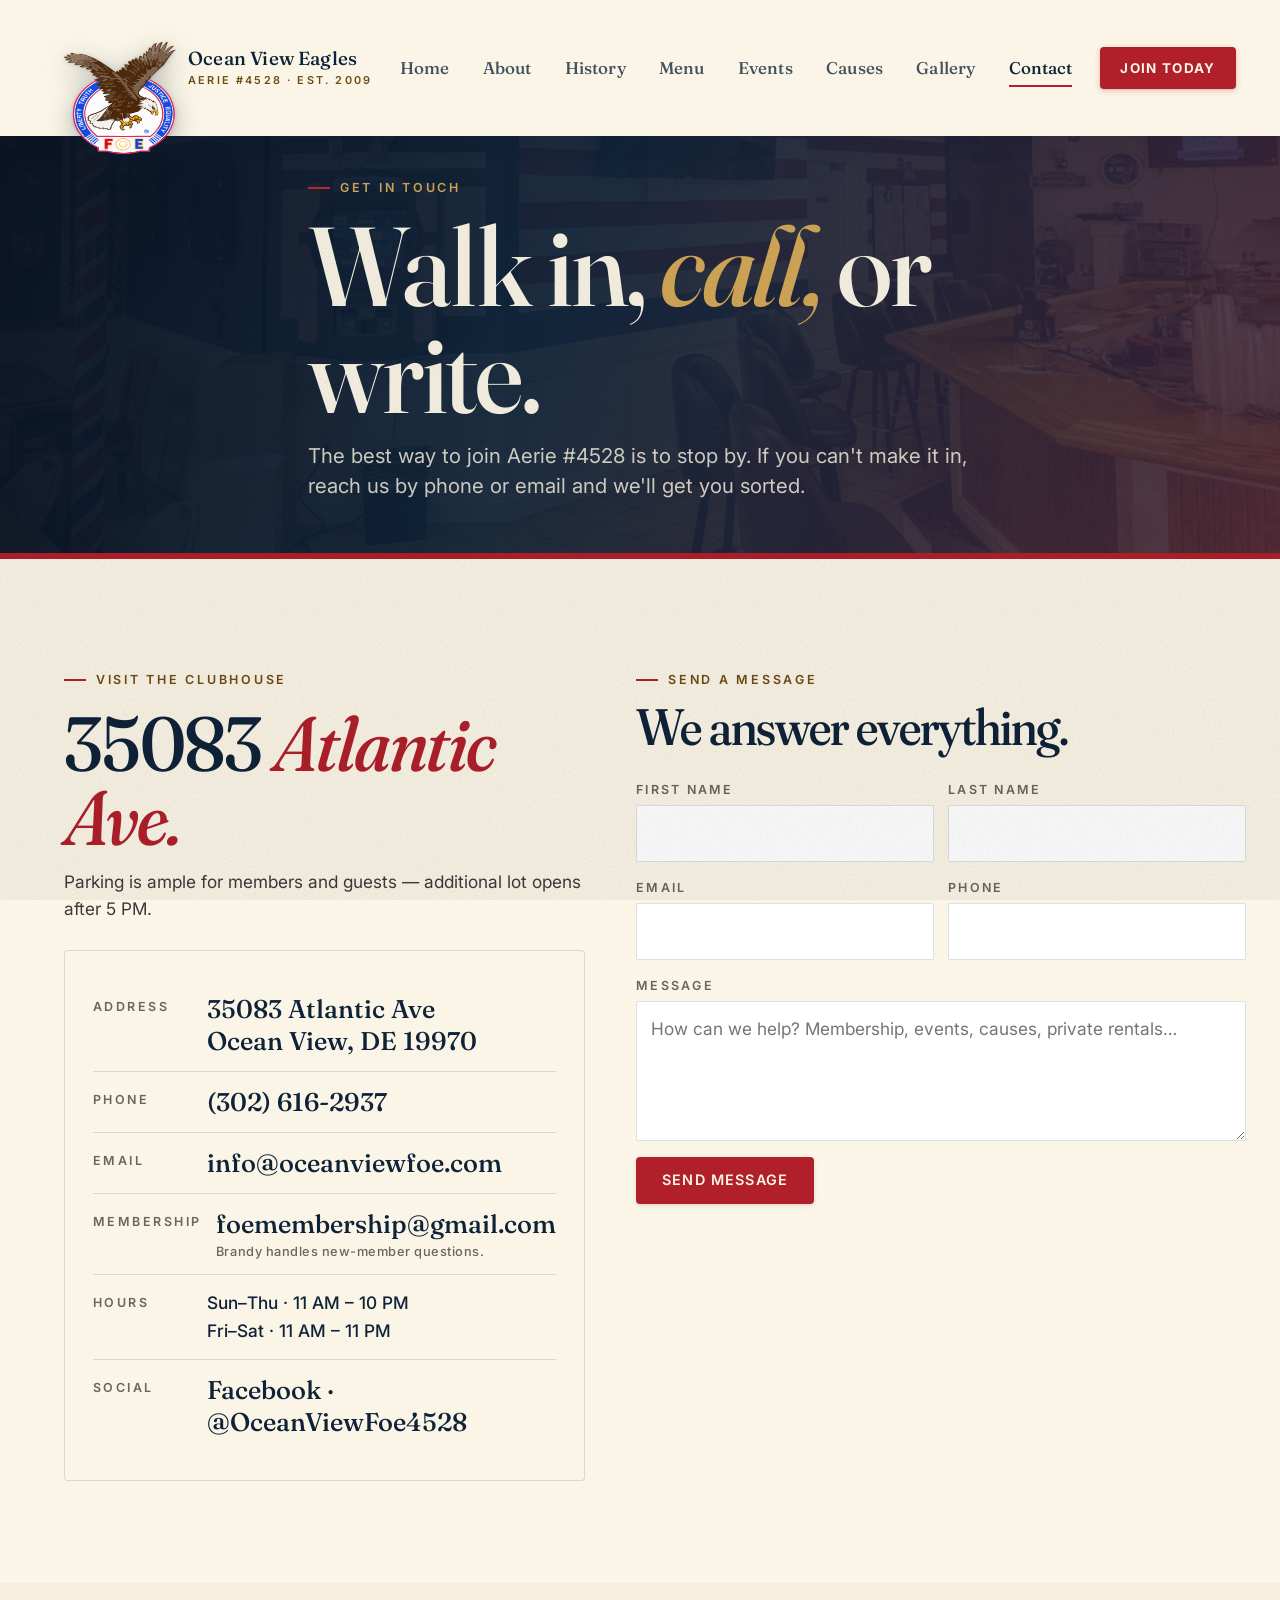
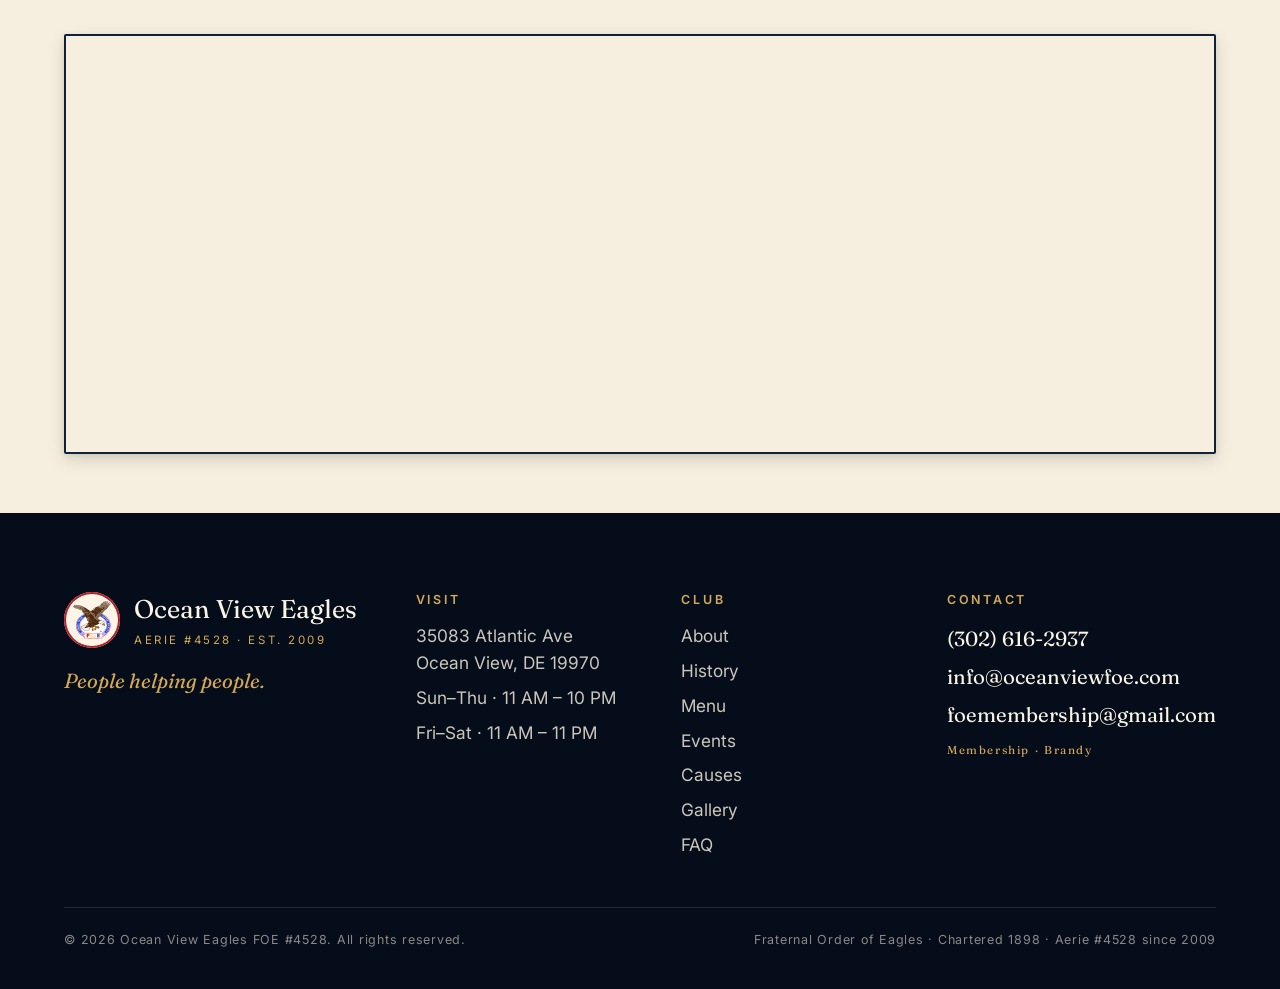
<file: contact.html>
<!doctype html>
<html lang="en">
<head>
<meta charset="utf-8">
<meta name="viewport" content="width=device-width, initial-scale=1">
<title>Contact · Ocean View Eagles #4528</title>
<meta name="description" content="35083 Atlantic Ave, Ocean View, DE. Call (302) 616-2937 or email info@oceanviewfoe.com. Membership questions to Brandy at foemembership@gmail.com.">
<meta name="theme-color" content="#0E2238">
<meta property="og:title" content="Contact · Ocean View Eagles #4528">
<meta property="og:description" content="Visit Aerie #4528 at 35083 Atlantic Ave, Ocean View, DE. Call (302) 616-2937.">
<meta property="og:type" content="website">
<meta property="og:url" content="https://ove.muvebuilds.com/contact.html">
<meta property="og:image" content="https://ove.muvebuilds.com/assets/og/og-home.jpg">
<meta name="twitter:card" content="summary_large_image">
<meta name="twitter:title" content="Contact · Ocean View Eagles #4528">
<meta name="twitter:description" content="Visit Aerie #4528 at 35083 Atlantic Ave, Ocean View, DE.">
<meta name="twitter:image" content="https://ove.muvebuilds.com/assets/og/og-home.jpg">
<link rel="preconnect" href="https://fonts.googleapis.com">
<link rel="preconnect" href="https://fonts.gstatic.com" crossorigin>
<link href="https://fonts.googleapis.com/css2?family=Fraunces:ital,opsz,wght,SOFT,WONK@0,9..144,400..600,0..100,0..1;1,9..144,400..600,0..100,0..1&family=Inter:wght@400;500;600;700&display=swap" rel="stylesheet">
<link rel="icon" href="assets/logos/logo.svg" type="image/svg+xml">
<link rel="stylesheet" href="assets/css/site.css?v=17">
</head>
<body>
<div class="grain" aria-hidden="true"></div>

<header class="nav">
  <div class="wrap nav__inner">
    <a href="index.html" class="nav__brand">
      <span class="nav__brand-seal"><img src="assets/logos/logo.svg" alt=""></span>
      <span>Ocean View Eagles<small>Aerie #4528 · Est. 2009</small></span>
    </a>
    <nav class="nav__menu" aria-label="Primary">
      <a class="nav__link" href="index.html">Home</a>
      <a class="nav__link" href="about.html">About</a>
      <a class="nav__link" href="history.html">History</a>
      <a class="nav__link" href="menu.html">Menu</a>
      <a class="nav__link" href="events.html">Events</a>
      <a class="nav__link" href="causes.html">Causes</a>
      <a class="nav__link" href="gallery.html">Gallery</a>
      <a class="nav__link" href="contact.html">Contact</a>
    </nav>
    <a class="nav__cta" href="contact.html">Join today</a>
    <button class="nav__burger" type="button" aria-label="Open menu" aria-expanded="false">
      <svg viewBox="0 0 24 24" fill="none" stroke="currentColor" stroke-width="2"><path d="M3 6h18M3 12h18M3 18h18"/></svg>
    </button>
  </div>
</header>

<section class="page-hero page-hero--short">
  <div class="page-hero__img-wrap"><img class="page-hero__img" src="assets/photos/club-gathering.jpg" alt=""></div>
  <div class="wrap page-hero__inner">
    <span class="eyebrow eyebrow--on-dark">Get in touch</span>
    <h1 class="page-hero__title">Walk in, <em>call,</em> or write.</h1>
    <p class="page-hero__sub">The best way to join Aerie #4528 is to stop by. If you can't make it in, reach us by phone or email and we'll get you sorted.</p>
  </div>
</section>

<section class="section section--paper">
  <div class="wrap contact-grid">
    <div>
      <span class="eyebrow">Visit the clubhouse</span>
      <h2 class="display display--large" style="margin-top:18px;">
        35083 <em class="serif-italic" style="color:var(--red-oxblood);">Atlantic Ave.</em>
      </h2>
      <p style="margin-top:14px; color:var(--slate);">Parking is ample for members and guests — additional lot opens after 5 PM.</p>

      <div class="contact-card" style="margin-top:28px;">
        <div class="contact-row">
          <span class="contact-row__key">Address</span>
          <span class="contact-row__val"><a class="link-underline" href="https://maps.google.com/?q=35083+Atlantic+Ave+Ocean+View+DE" target="_blank" rel="noopener">35083 Atlantic Ave<br>Ocean View, DE 19970</a></span>
        </div>
        <div class="contact-row">
          <span class="contact-row__key">Phone</span>
          <span class="contact-row__val"><a class="link-underline" href="tel:+13026162937">(302) 616-2937</a></span>
        </div>
        <div class="contact-row">
          <span class="contact-row__key">Email</span>
          <span class="contact-row__val"><a class="link-underline" href="mailto:info@oceanviewfoe.com">info@oceanviewfoe.com</a></span>
        </div>
        <div class="contact-row">
          <span class="contact-row__key">Membership</span>
          <span class="contact-row__val">
            <a class="link-underline" href="mailto:foemembership@gmail.com">foemembership@gmail.com</a>
            <small style="display:block; margin-top:4px; font-family:var(--f-body); font-size:.8rem; color:var(--stone); letter-spacing:.04em;">Brandy handles new-member questions.</small>
          </span>
        </div>
        <div class="contact-row">
          <span class="contact-row__key">Hours</span>
          <span class="contact-row__val" style="font-size:var(--fs-md); font-family:var(--f-body); line-height:1.6;">
            Sun–Thu · 11 AM – 10 PM<br>
            Fri–Sat · 11 AM – 11 PM
          </span>
        </div>
        <div class="contact-row">
          <span class="contact-row__key">Social</span>
          <span class="contact-row__val"><a class="link-underline" href="https://www.facebook.com/Ocean%20ViewFoe4528/" target="_blank" rel="noopener">Facebook · @OceanViewFoe4528</a></span>
        </div>
      </div>
    </div>

    <div>
      <span class="eyebrow">Send a message</span>
      <h3 class="display display--medium" style="margin-top:12px;">We answer everything.</h3>
      <form class="form" style="margin-top:26px;" action="mailto:info@oceanviewfoe.com" method="post" enctype="text/plain">
        <div class="form__grid-2">
          <div class="form__row">
            <label class="form__label" for="fn">First name</label>
            <input class="form__input" id="fn" name="first_name" required>
          </div>
          <div class="form__row">
            <label class="form__label" for="ln">Last name</label>
            <input class="form__input" id="ln" name="last_name" required>
          </div>
        </div>
        <div class="form__grid-2">
          <div class="form__row">
            <label class="form__label" for="em">Email</label>
            <input class="form__input" id="em" name="email" type="email" required>
          </div>
          <div class="form__row">
            <label class="form__label" for="ph">Phone</label>
            <input class="form__input" id="ph" name="phone" type="tel">
          </div>
        </div>
        <div class="form__row">
          <label class="form__label" for="ms">Message</label>
          <textarea class="form__textarea" id="ms" name="message" placeholder="How can we help? Membership, events, causes, private rentals…"></textarea>
        </div>
        <div>
          <button class="btn btn--primary" type="submit">Send message</button>
        </div>
      </form>
    </div>
  </div>
</section>

<!-- MAP -->
<section class="section section--parchment" style="padding-top:0; padding-bottom:0;">
  <div class="wrap wrap--wide" style="padding-block: clamp(32px, 4vw, 56px);">
    <iframe
      title="Map of Ocean View Eagles #4528 at 35083 Atlantic Ave"
      src="https://www.google.com/maps?q=35083+Atlantic+Ave,+Ocean+View,+DE&output=embed"
      width="100%"
      height="420"
      style="border:2px solid var(--blue-navy); border-radius:2px; box-shadow:var(--sh-md);"
      loading="lazy"
      referrerpolicy="no-referrer-when-downgrade"
      allowfullscreen></iframe>
  </div>
</section>

<footer class="foot">
  <div class="wrap">
    <div class="foot__grid">
      <div class="foot__brand">
        <div class="foot__brand-row">
          <span class="foot__brand-seal"><img src="assets/logos/logo.svg" alt=""></span>
          <span class="foot__brand-name">Ocean View Eagles<small>Aerie #4528 · Est. 2009</small></span>
        </div>
        <p class="foot__tag">People helping people.</p>
      </div>
      <div>
        <h4 class="foot__h">Visit</h4>
        <ul class="foot__list">
          <li><a href="https://maps.google.com/?q=35083+Atlantic+Ave+Ocean+View+DE" target="_blank" rel="noopener">35083 Atlantic Ave<br>Ocean View, DE 19970</a></li>
          <li>Sun–Thu · 11 AM – 10 PM</li>
          <li>Fri–Sat · 11 AM – 11 PM</li>
        </ul>
      </div>
      <div>
        <h4 class="foot__h">Club</h4>
        <ul class="foot__list">
          <li><a href="about.html">About</a></li>
          <li><a href="history.html">History</a></li>
          <li><a href="menu.html">Menu</a></li>
          <li><a href="events.html">Events</a></li>
          <li><a href="causes.html">Causes</a></li>
          <li><a href="gallery.html">Gallery</a></li>
          <li><a href="faq.html">FAQ</a></li>
        </ul>
      </div>
      <div class="foot__contact">
        <h4 class="foot__h">Contact</h4>
        <a href="tel:+13026162937">(302) 616-2937</a>
        <a href="mailto:info@oceanviewfoe.com">info@oceanviewfoe.com</a>
        <a href="mailto:foemembership@gmail.com">foemembership@gmail.com<br><span style="font-size:.72rem; letter-spacing:.14em; color:var(--gold-soft);">Membership · Brandy</span></a>
      </div>
    </div>
    <div class="foot__legal">
      <span>© <span data-year>2026</span> Ocean View Eagles FOE #4528. All rights reserved.</span>
      <span>Fraternal Order of Eagles · Chartered 1898 · Aerie #4528 since 2009</span>
    </div>
  </div>
</footer>

<script src="assets/js/site.js?v=15"></script>
</body>
</html>
</file>
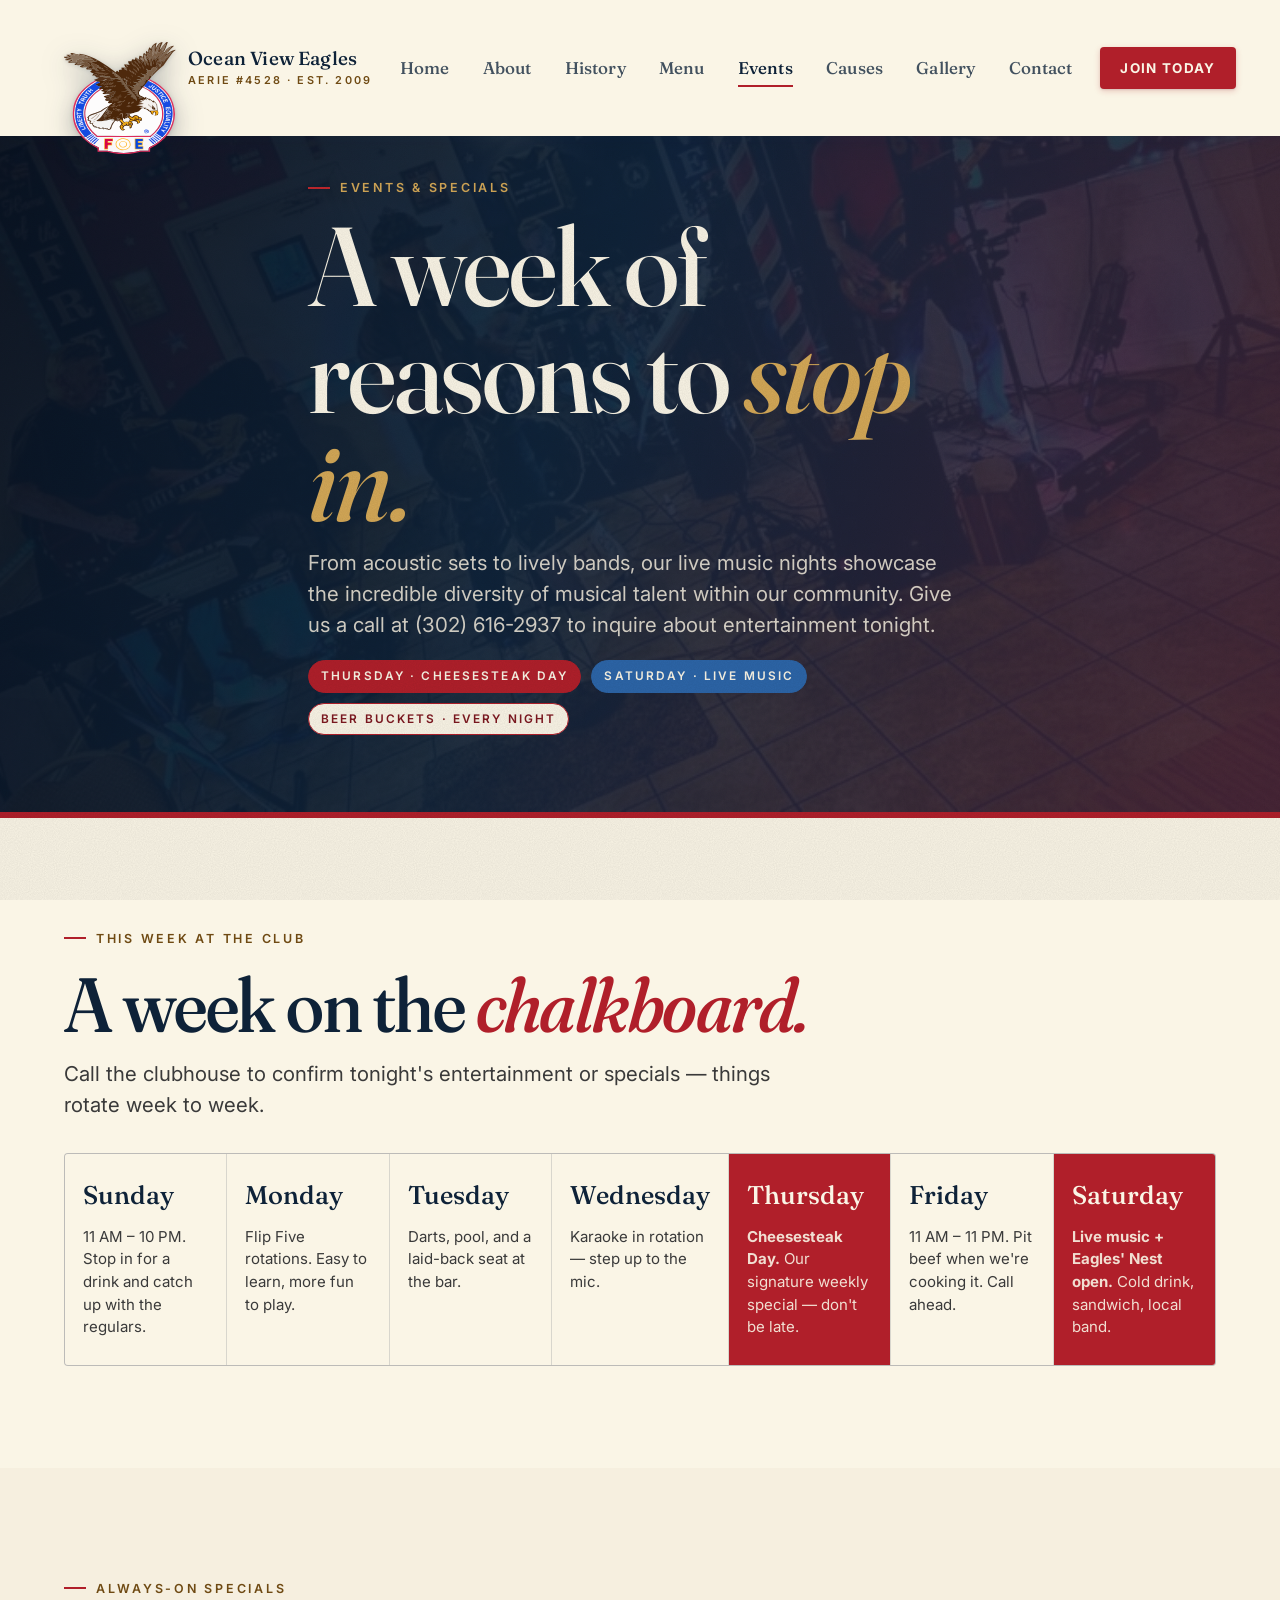
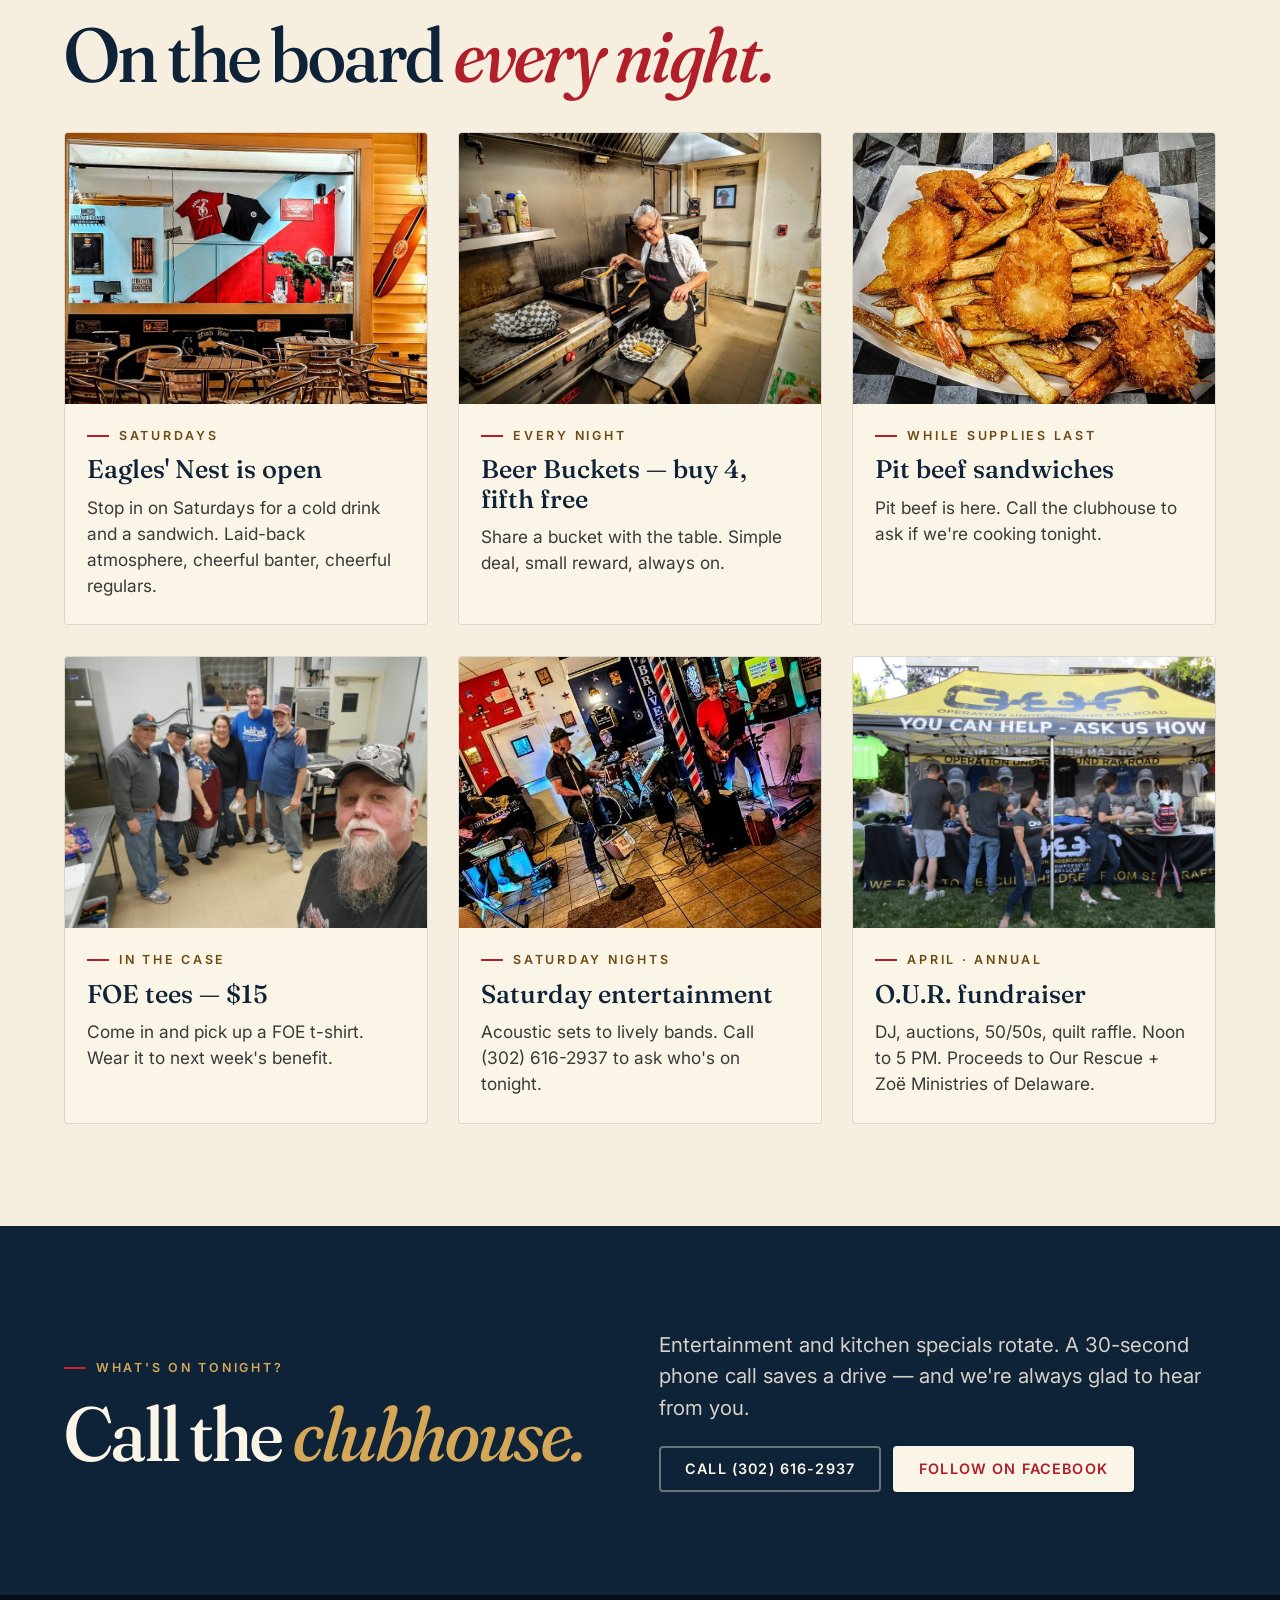
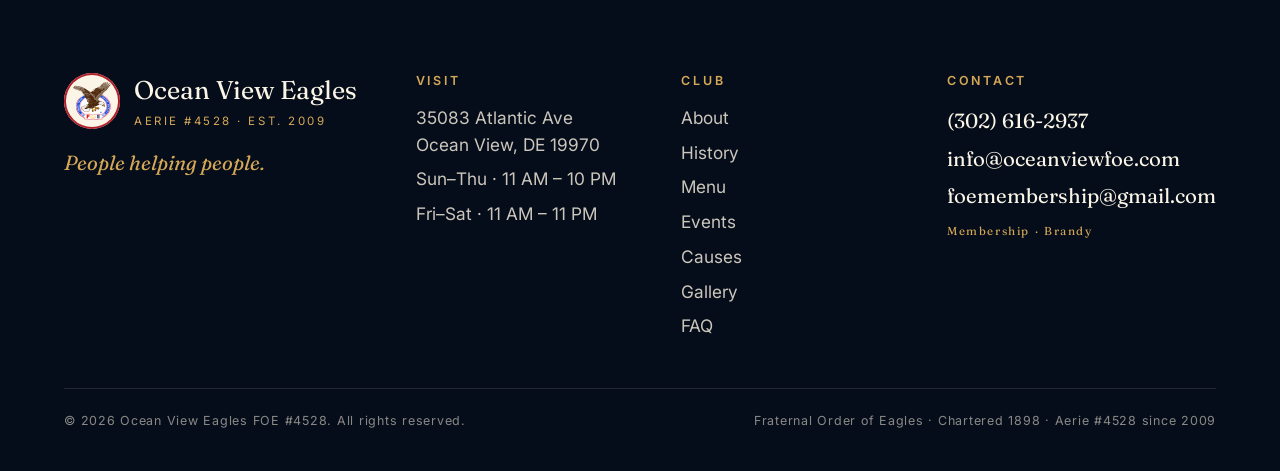
<file: events.html>
<!doctype html>
<html lang="en">
<head>
<meta charset="utf-8">
<meta name="viewport" content="width=device-width, initial-scale=1">
<title>Events · Ocean View Eagles #4528</title>
<meta name="description" content="What's happening at Aerie #4528 this week — Thursday cheesesteaks, Saturday live music, Beer Buckets, pit beef, Eagles' Nest on Saturdays.">
<meta name="theme-color" content="#0E2238">
<meta property="og:title" content="Events · Ocean View Eagles #4528">
<meta property="og:description" content="Weekly specials, live music, and fundraisers at FOE Aerie #4528 in Ocean View, DE.">
<meta property="og:type" content="website">
<meta property="og:url" content="https://ove.muvebuilds.com/events.html">
<meta property="og:image" content="https://ove.muvebuilds.com/assets/og/og-home.jpg">
<meta name="twitter:card" content="summary_large_image">
<meta name="twitter:title" content="Events · Ocean View Eagles #4528">
<meta name="twitter:description" content="Weekly specials + live music + fundraisers at Aerie #4528.">
<meta name="twitter:image" content="https://ove.muvebuilds.com/assets/og/og-home.jpg">
<link rel="preconnect" href="https://fonts.googleapis.com">
<link rel="preconnect" href="https://fonts.gstatic.com" crossorigin>
<link href="https://fonts.googleapis.com/css2?family=Fraunces:ital,opsz,wght,SOFT,WONK@0,9..144,400..600,0..100,0..1;1,9..144,400..600,0..100,0..1&family=Inter:wght@400;500;600;700&display=swap" rel="stylesheet">
<link rel="icon" href="assets/logos/logo.svg" type="image/svg+xml">
<link rel="stylesheet" href="assets/css/site.css?v=17">
</head>
<body>
<div class="grain" aria-hidden="true"></div>

<header class="nav">
  <div class="wrap nav__inner">
    <a href="index.html" class="nav__brand">
      <span class="nav__brand-seal"><img src="assets/logos/logo.svg" alt=""></span>
      <span>Ocean View Eagles<small>Aerie #4528 · Est. 2009</small></span>
    </a>
    <nav class="nav__menu" aria-label="Primary">
      <a class="nav__link" href="index.html">Home</a>
      <a class="nav__link" href="about.html">About</a>
      <a class="nav__link" href="history.html">History</a>
      <a class="nav__link" href="menu.html">Menu</a>
      <a class="nav__link" href="events.html">Events</a>
      <a class="nav__link" href="causes.html">Causes</a>
      <a class="nav__link" href="gallery.html">Gallery</a>
      <a class="nav__link" href="contact.html">Contact</a>
    </nav>
    <a class="nav__cta" href="contact.html">Join today</a>
    <button class="nav__burger" type="button" aria-label="Open menu" aria-expanded="false">
      <svg viewBox="0 0 24 24" fill="none" stroke="currentColor" stroke-width="2"><path d="M3 6h18M3 12h18M3 18h18"/></svg>
    </button>
  </div>
</header>

<section class="page-hero">
  <div class="page-hero__img-wrap"><img class="page-hero__img" src="assets/photos/live-music.jpg" alt=""></div>
  <div class="wrap page-hero__inner">
    <span class="eyebrow eyebrow--on-dark">Events & specials</span>
    <h1 class="page-hero__title">A week of reasons to <em>stop in.</em></h1>
    <p class="page-hero__sub">From acoustic sets to lively bands, our live music nights showcase the incredible diversity of musical talent within our community. Give us a call at (302) 616-2937 to inquire about entertainment tonight.</p>
    <div class="page-hero__meta">
      <span class="pill pill--solid-red">Thursday · Cheesesteak day</span>
      <span class="pill pill--solid-blue">Saturday · Live music</span>
      <span class="pill">Beer Buckets · Every night</span>
    </div>
  </div>
</section>

<!-- WEEK GRID -->
<section class="section section--paper">
  <div class="wrap">
    <div style="max-width:68ch;">
      <span class="eyebrow">This week at the club</span>
      <h2 class="display display--large" style="margin-top:20px;">
        A week on the <em class="serif-italic" style="color:var(--red-oxblood);">chalkboard.</em>
      </h2>
      <p class="lede" style="margin-top:16px;">Call the clubhouse to confirm tonight's entertainment or specials — things rotate week to week.</p>
    </div>

    <div class="week-grid" style="margin-top:32px;">
      <div class="week-grid__day">
        <span class="week-grid__name">Sunday</span>
        <p class="week-grid__copy">11 AM – 10 PM. Stop in for a drink and catch up with the regulars.</p>
      </div>
      <div class="week-grid__day">
        <span class="week-grid__name">Monday</span>
        <p class="week-grid__copy">Flip Five rotations. Easy to learn, more fun to play.</p>
      </div>
      <div class="week-grid__day">
        <span class="week-grid__name">Tuesday</span>
        <p class="week-grid__copy">Darts, pool, and a laid-back seat at the bar.</p>
      </div>
      <div class="week-grid__day">
        <span class="week-grid__name">Wednesday</span>
        <p class="week-grid__copy">Karaoke in rotation — step up to the mic.</p>
      </div>
      <div class="week-grid__day week-grid__day--hot">
        <span class="week-grid__name">Thursday</span>
        <p class="week-grid__copy"><strong>Cheesesteak Day.</strong> Our signature weekly special — don't be late.</p>
      </div>
      <div class="week-grid__day">
        <span class="week-grid__name">Friday</span>
        <p class="week-grid__copy">11 AM – 11 PM. Pit beef when we're cooking it. Call ahead.</p>
      </div>
      <div class="week-grid__day week-grid__day--hot">
        <span class="week-grid__name">Saturday</span>
        <p class="week-grid__copy"><strong>Live music + Eagles' Nest open.</strong> Cold drink, sandwich, local band.</p>
      </div>
    </div>
  </div>
</section>

<!-- ALWAYS-ON SPECIALS -->
<section class="section section--parchment">
  <div class="wrap">
    <span class="eyebrow">Always-on specials</span>
    <h2 class="display display--large" style="margin-top:20px;">
      On the board <em class="serif-italic" style="color:var(--red-oxblood);">every night.</em>
    </h2>
  </div>
  <div class="wrap g3" style="margin-top:40px;">
    <article class="card fade-up">
      <div class="card__media"><img src="assets/photos/eagles-nest.jpg" alt="Eagles' Nest bar"></div>
      <div class="card__body">
        <span class="eyebrow">Saturdays</span>
        <h3 class="card__title">Eagles' Nest is open</h3>
        <p class="card__copy">Stop in on Saturdays for a cold drink and a sandwich. Laid-back atmosphere, cheerful banter, cheerful regulars.</p>
      </div>
    </article>
    <article class="card fade-up fade-up-d-100">
      <div class="card__media"><img src="assets/photos/gallery-6.jpg" alt="Beer Buckets at the bar"></div>
      <div class="card__body">
        <span class="eyebrow">Every night</span>
        <h3 class="card__title">Beer Buckets — buy 4, fifth free</h3>
        <p class="card__copy">Share a bucket with the table. Simple deal, small reward, always on.</p>
      </div>
    </article>
    <article class="card fade-up fade-up-d-200">
      <div class="card__media"><img src="assets/photos/gallery-7.jpg" alt="Pit beef cooking"></div>
      <div class="card__body">
        <span class="eyebrow">While supplies last</span>
        <h3 class="card__title">Pit beef sandwiches</h3>
        <p class="card__copy">Pit beef is here. Call the clubhouse to ask if we're cooking tonight.</p>
      </div>
    </article>
    <article class="card fade-up">
      <div class="card__media"><img src="assets/photos/gallery-8.jpg" alt="FOE tees in the case"></div>
      <div class="card__body">
        <span class="eyebrow">In the case</span>
        <h3 class="card__title">FOE tees — $15</h3>
        <p class="card__copy">Come in and pick up a FOE t-shirt. Wear it to next week's benefit.</p>
      </div>
    </article>
    <article class="card fade-up fade-up-d-100">
      <div class="card__media"><img src="assets/photos/live-music.jpg" alt="Saturday entertainment"></div>
      <div class="card__body">
        <span class="eyebrow">Saturday nights</span>
        <h3 class="card__title">Saturday entertainment</h3>
        <p class="card__copy">Acoustic sets to lively bands. Call (302) 616-2937 to ask who's on tonight.</p>
      </div>
    </article>
    <article class="card fade-up fade-up-d-200">
      <div class="card__media"><img src="assets/photos/our-fundraiser.jpg" alt="O.U.R. fundraiser"></div>
      <div class="card__body">
        <span class="eyebrow">April · Annual</span>
        <h3 class="card__title">O.U.R. fundraiser</h3>
        <p class="card__copy">DJ, auctions, 50/50s, quilt raffle. Noon to 5 PM. Proceeds to Our Rescue + Zoë Ministries of Delaware.</p>
      </div>
    </article>
  </div>
</section>

<!-- CONTACT STRIP -->
<section class="section section--navy">
  <div class="wrap g2" style="align-items:center;">
    <div class="fade-up">
      <span class="eyebrow eyebrow--on-dark">What's on tonight?</span>
      <h2 class="display display--large" style="color:var(--paper); margin-top:20px;">
        Call the <em class="serif-italic" style="color:var(--gold-soft);">clubhouse.</em>
      </h2>
    </div>
    <div class="fade-up fade-up-d-200">
      <p class="lede" style="color:rgba(246,239,223,.86);">Entertainment and kitchen specials rotate. A 30-second phone call saves a drive — and we're always glad to hear from you.</p>
      <div style="margin-top:22px; display:flex; gap:12px; flex-wrap:wrap;">
        <a class="btn btn--ghost-light" href="tel:+13026162937">Call (302) 616-2937</a>
        <a class="btn btn--primary" style="background:var(--paper); color:var(--red-oxblood);" href="https://www.facebook.com/Ocean%20ViewFoe4528/" target="_blank" rel="noopener">Follow on Facebook</a>
      </div>
    </div>
  </div>
</section>

<footer class="foot">
  <div class="wrap">
    <div class="foot__grid">
      <div class="foot__brand">
        <div class="foot__brand-row">
          <span class="foot__brand-seal"><img src="assets/logos/logo.svg" alt=""></span>
          <span class="foot__brand-name">Ocean View Eagles<small>Aerie #4528 · Est. 2009</small></span>
        </div>
        <p class="foot__tag">People helping people.</p>
      </div>
      <div>
        <h4 class="foot__h">Visit</h4>
        <ul class="foot__list">
          <li><a href="https://maps.google.com/?q=35083+Atlantic+Ave+Ocean+View+DE" target="_blank" rel="noopener">35083 Atlantic Ave<br>Ocean View, DE 19970</a></li>
          <li>Sun–Thu · 11 AM – 10 PM</li>
          <li>Fri–Sat · 11 AM – 11 PM</li>
        </ul>
      </div>
      <div>
        <h4 class="foot__h">Club</h4>
        <ul class="foot__list">
          <li><a href="about.html">About</a></li>
          <li><a href="history.html">History</a></li>
          <li><a href="menu.html">Menu</a></li>
          <li><a href="events.html">Events</a></li>
          <li><a href="causes.html">Causes</a></li>
          <li><a href="gallery.html">Gallery</a></li>
          <li><a href="faq.html">FAQ</a></li>
        </ul>
      </div>
      <div class="foot__contact">
        <h4 class="foot__h">Contact</h4>
        <a href="tel:+13026162937">(302) 616-2937</a>
        <a href="mailto:info@oceanviewfoe.com">info@oceanviewfoe.com</a>
        <a href="mailto:foemembership@gmail.com">foemembership@gmail.com<br><span style="font-size:.72rem; letter-spacing:.14em; color:var(--gold-soft);">Membership · Brandy</span></a>
      </div>
    </div>
    <div class="foot__legal">
      <span>© <span data-year>2026</span> Ocean View Eagles FOE #4528. All rights reserved.</span>
      <span>Fraternal Order of Eagles · Chartered 1898 · Aerie #4528 since 2009</span>
    </div>
  </div>
</footer>

<script src="assets/js/site.js?v=15"></script>
</body>
</html>
</file>
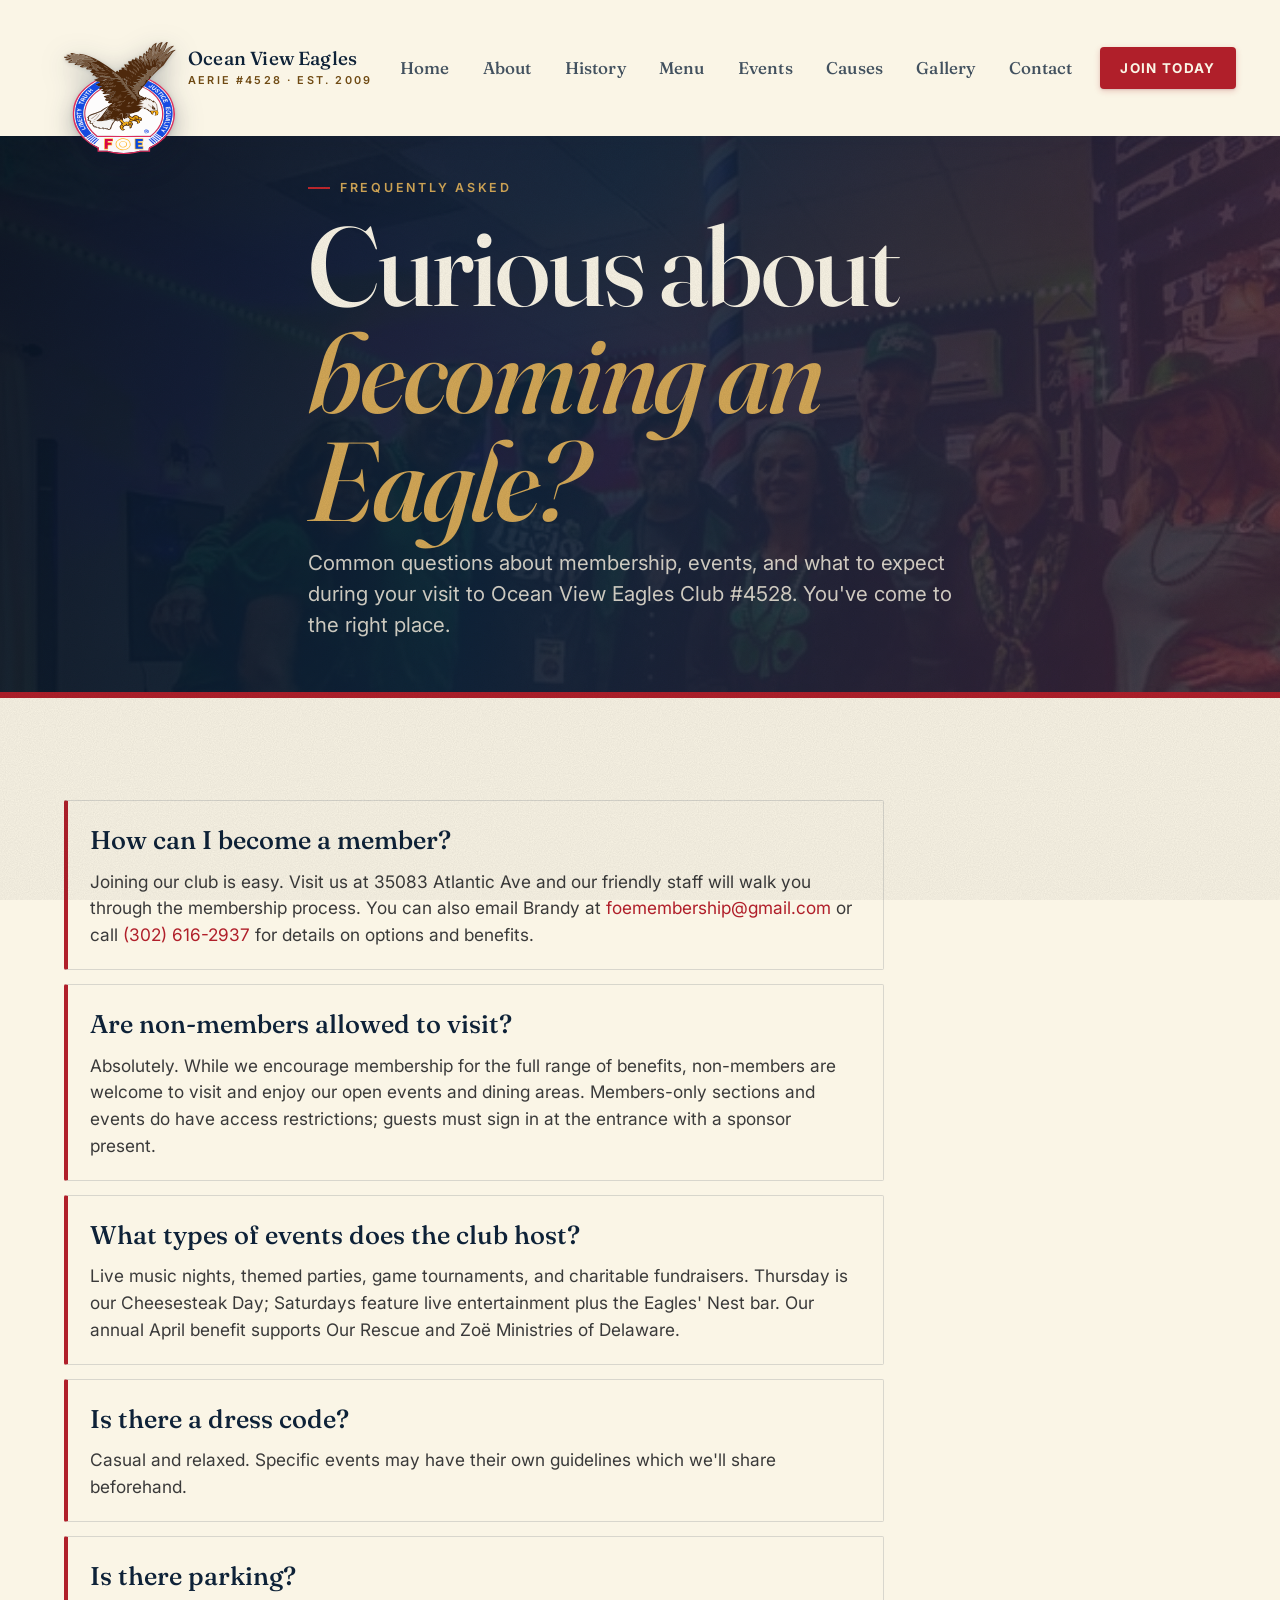
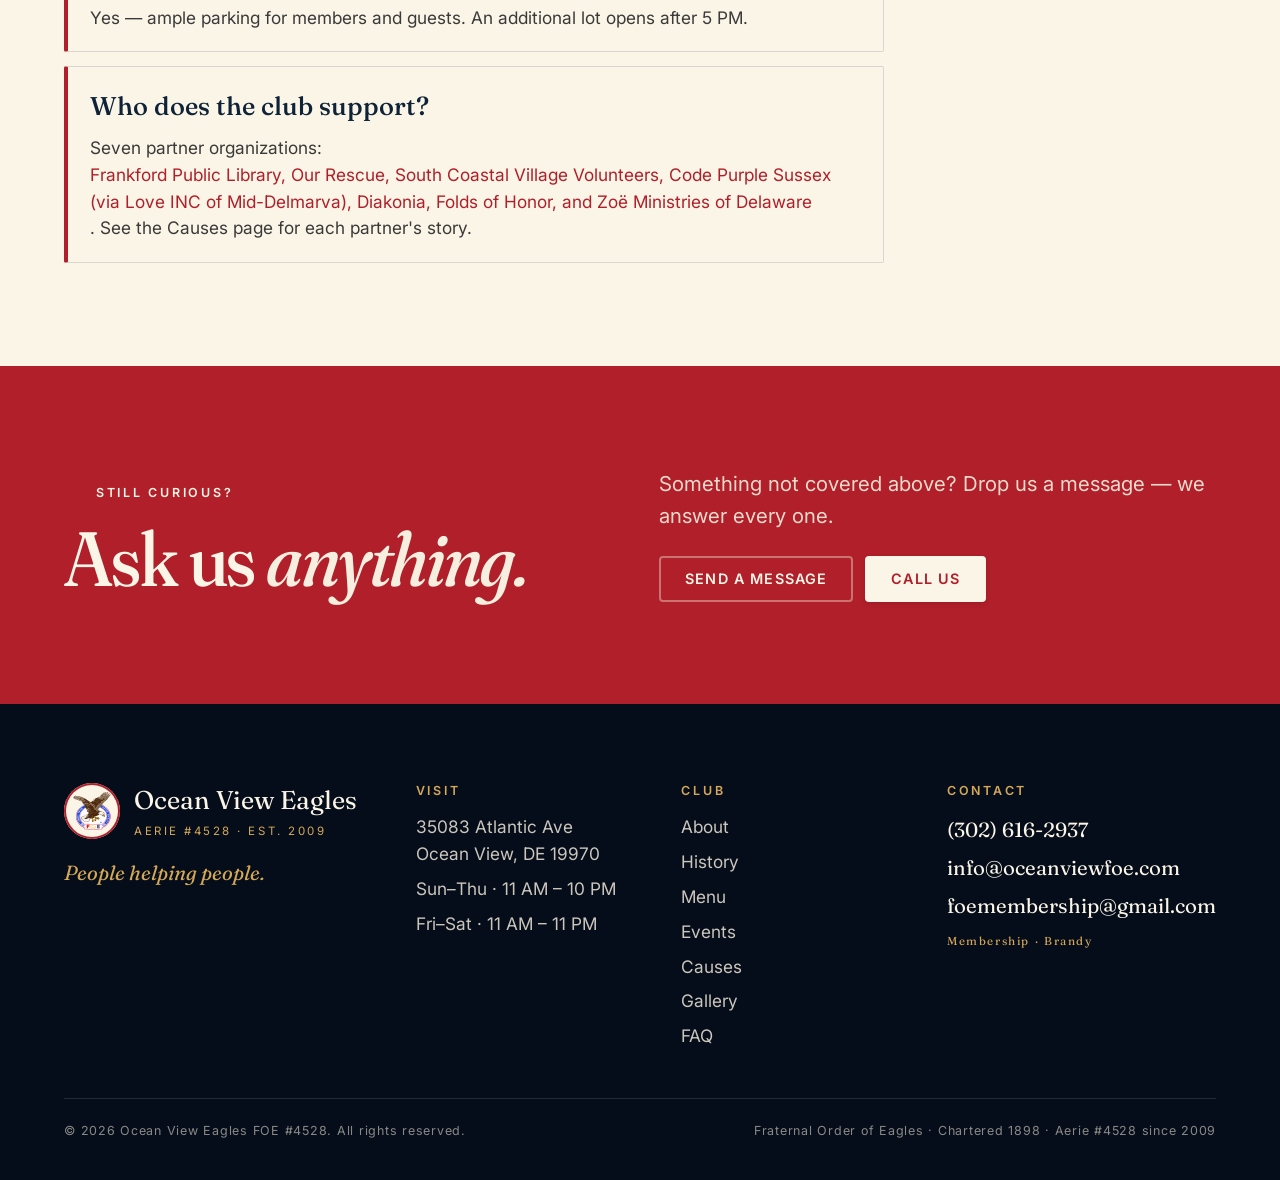
<file: faq.html>
<!doctype html>
<html lang="en">
<head>
<meta charset="utf-8">
<meta name="viewport" content="width=device-width, initial-scale=1">
<title>FAQ · Ocean View Eagles #4528</title>
<meta name="description" content="Common questions about joining, visiting, events, dress code, and parking at Ocean View Eagles Aerie #4528.">
<meta name="theme-color" content="#0E2238">
<meta property="og:title" content="FAQ · Ocean View Eagles #4528">
<meta property="og:description" content="Membership, visiting, events, dress code, and parking — answered.">
<meta property="og:type" content="website">
<meta property="og:url" content="https://ove.muvebuilds.com/faq.html">
<meta property="og:image" content="https://ove.muvebuilds.com/assets/og/og-home.jpg">
<meta name="twitter:card" content="summary_large_image">
<meta name="twitter:title" content="FAQ · Ocean View Eagles #4528">
<meta name="twitter:description" content="Membership, visiting, events, dress code, and parking — answered.">
<meta name="twitter:image" content="https://ove.muvebuilds.com/assets/og/og-home.jpg">
<link rel="preconnect" href="https://fonts.googleapis.com">
<link rel="preconnect" href="https://fonts.gstatic.com" crossorigin>
<link href="https://fonts.googleapis.com/css2?family=Fraunces:ital,opsz,wght,SOFT,WONK@0,9..144,400..600,0..100,0..1;1,9..144,400..600,0..100,0..1&family=Inter:wght@400;500;600;700&display=swap" rel="stylesheet">
<link rel="icon" href="assets/logos/logo.svg" type="image/svg+xml">
<link rel="stylesheet" href="assets/css/site.css?v=17">
</head>
<body>
<div class="grain" aria-hidden="true"></div>

<header class="nav">
  <div class="wrap nav__inner">
    <a href="index.html" class="nav__brand">
      <span class="nav__brand-seal"><img src="assets/logos/logo.svg" alt=""></span>
      <span>Ocean View Eagles<small>Aerie #4528 · Est. 2009</small></span>
    </a>
    <nav class="nav__menu" aria-label="Primary">
      <a class="nav__link" href="index.html">Home</a>
      <a class="nav__link" href="about.html">About</a>
      <a class="nav__link" href="history.html">History</a>
      <a class="nav__link" href="menu.html">Menu</a>
      <a class="nav__link" href="events.html">Events</a>
      <a class="nav__link" href="causes.html">Causes</a>
      <a class="nav__link" href="gallery.html">Gallery</a>
      <a class="nav__link" href="contact.html">Contact</a>
    </nav>
    <a class="nav__cta" href="contact.html">Join today</a>
    <button class="nav__burger" type="button" aria-label="Open menu" aria-expanded="false">
      <svg viewBox="0 0 24 24" fill="none" stroke="currentColor" stroke-width="2"><path d="M3 6h18M3 12h18M3 18h18"/></svg>
    </button>
  </div>
</header>

<section class="page-hero page-hero--short">
  <div class="page-hero__img-wrap"><img class="page-hero__img" src="assets/photos/join-cta.jpg" alt=""></div>
  <div class="wrap page-hero__inner">
    <span class="eyebrow eyebrow--on-dark">Frequently asked</span>
    <h1 class="page-hero__title">Curious about <em>becoming an Eagle?</em></h1>
    <p class="page-hero__sub">Common questions about membership, events, and what to expect during your visit to Ocean View Eagles Club #4528. You've come to the right place.</p>
  </div>
</section>

<section class="section section--paper">
  <div class="wrap">
    <div class="faq">
      <div class="faq__item fade-up">
        <h2 class="faq__q">How can I become a member?</h2>
        <p class="faq__a">Joining our club is easy. Visit us at 35083 Atlantic Ave and our friendly staff will walk you through the membership process. You can also email Brandy at <a class="link-underline" style="color:var(--red-oxblood);" href="mailto:foemembership@gmail.com">foemembership@gmail.com</a> or call <a class="link-underline" style="color:var(--red-oxblood);" href="tel:+13026162937">(302) 616-2937</a> for details on options and benefits.</p>
      </div>
      <div class="faq__item fade-up fade-up-d-100">
        <h2 class="faq__q">Are non-members allowed to visit?</h2>
        <p class="faq__a">Absolutely. While we encourage membership for the full range of benefits, non-members are welcome to visit and enjoy our open events and dining areas. Members-only sections and events do have access restrictions; guests must sign in at the entrance with a sponsor present.</p>
      </div>
      <div class="faq__item fade-up fade-up-d-200">
        <h2 class="faq__q">What types of events does the club host?</h2>
        <p class="faq__a">Live music nights, themed parties, game tournaments, and charitable fundraisers. Thursday is our Cheesesteak Day; Saturdays feature live entertainment plus the Eagles' Nest bar. Our annual April benefit supports Our Rescue and Zoë Ministries of Delaware.</p>
      </div>
      <div class="faq__item fade-up">
        <h2 class="faq__q">Is there a dress code?</h2>
        <p class="faq__a">Casual and relaxed. Specific events may have their own guidelines which we'll share beforehand.</p>
      </div>
      <div class="faq__item fade-up fade-up-d-100">
        <h2 class="faq__q">Is there parking?</h2>
        <p class="faq__a">Yes — ample parking for members and guests. An additional lot opens after 5 PM.</p>
      </div>
      <div class="faq__item fade-up fade-up-d-200">
        <h2 class="faq__q">Who does the club support?</h2>
        <p class="faq__a">Seven partner organizations: <a class="link-underline" style="color:var(--red-oxblood);" href="causes.html">Frankford Public Library, Our Rescue, South Coastal Village Volunteers, Code Purple Sussex (via Love INC of Mid-Delmarva), Diakonia, Folds of Honor, and Zoë Ministries of Delaware</a>. See the Causes page for each partner's story.</p>
      </div>
    </div>
  </div>
</section>

<section class="section--red section">
  <div class="wrap g2" style="align-items:center;">
    <div class="fade-up">
      <span class="eyebrow" style="color:var(--paper);">Still curious?</span>
      <h2 class="display display--large" style="color:var(--paper); margin-top:20px;">
        Ask us <em class="serif-italic" style="color:var(--parchment);">anything.</em>
      </h2>
    </div>
    <div class="fade-up fade-up-d-200">
      <p class="lede" style="color:rgba(246,239,223,.9);">Something not covered above? Drop us a message — we answer every one.</p>
      <div style="margin-top:24px; display:flex; flex-wrap:wrap; gap:12px;">
        <a class="btn btn--ghost-light" href="contact.html">Send a message</a>
        <a class="btn btn--primary" style="background:var(--paper); color:var(--red-oxblood);" href="tel:+13026162937">Call us</a>
      </div>
    </div>
  </div>
</section>

<footer class="foot">
  <div class="wrap">
    <div class="foot__grid">
      <div class="foot__brand">
        <div class="foot__brand-row">
          <span class="foot__brand-seal"><img src="assets/logos/logo.svg" alt=""></span>
          <span class="foot__brand-name">Ocean View Eagles<small>Aerie #4528 · Est. 2009</small></span>
        </div>
        <p class="foot__tag">People helping people.</p>
      </div>
      <div>
        <h4 class="foot__h">Visit</h4>
        <ul class="foot__list">
          <li><a href="https://maps.google.com/?q=35083+Atlantic+Ave+Ocean+View+DE" target="_blank" rel="noopener">35083 Atlantic Ave<br>Ocean View, DE 19970</a></li>
          <li>Sun–Thu · 11 AM – 10 PM</li>
          <li>Fri–Sat · 11 AM – 11 PM</li>
        </ul>
      </div>
      <div>
        <h4 class="foot__h">Club</h4>
        <ul class="foot__list">
          <li><a href="about.html">About</a></li>
          <li><a href="history.html">History</a></li>
          <li><a href="menu.html">Menu</a></li>
          <li><a href="events.html">Events</a></li>
          <li><a href="causes.html">Causes</a></li>
          <li><a href="gallery.html">Gallery</a></li>
          <li><a href="faq.html">FAQ</a></li>
        </ul>
      </div>
      <div class="foot__contact">
        <h4 class="foot__h">Contact</h4>
        <a href="tel:+13026162937">(302) 616-2937</a>
        <a href="mailto:info@oceanviewfoe.com">info@oceanviewfoe.com</a>
        <a href="mailto:foemembership@gmail.com">foemembership@gmail.com<br><span style="font-size:.72rem; letter-spacing:.14em; color:var(--gold-soft);">Membership · Brandy</span></a>
      </div>
    </div>
    <div class="foot__legal">
      <span>© <span data-year>2026</span> Ocean View Eagles FOE #4528. All rights reserved.</span>
      <span>Fraternal Order of Eagles · Chartered 1898 · Aerie #4528 since 2009</span>
    </div>
  </div>
</footer>

<script src="assets/js/site.js?v=15"></script>
</body>
</html>
</file>
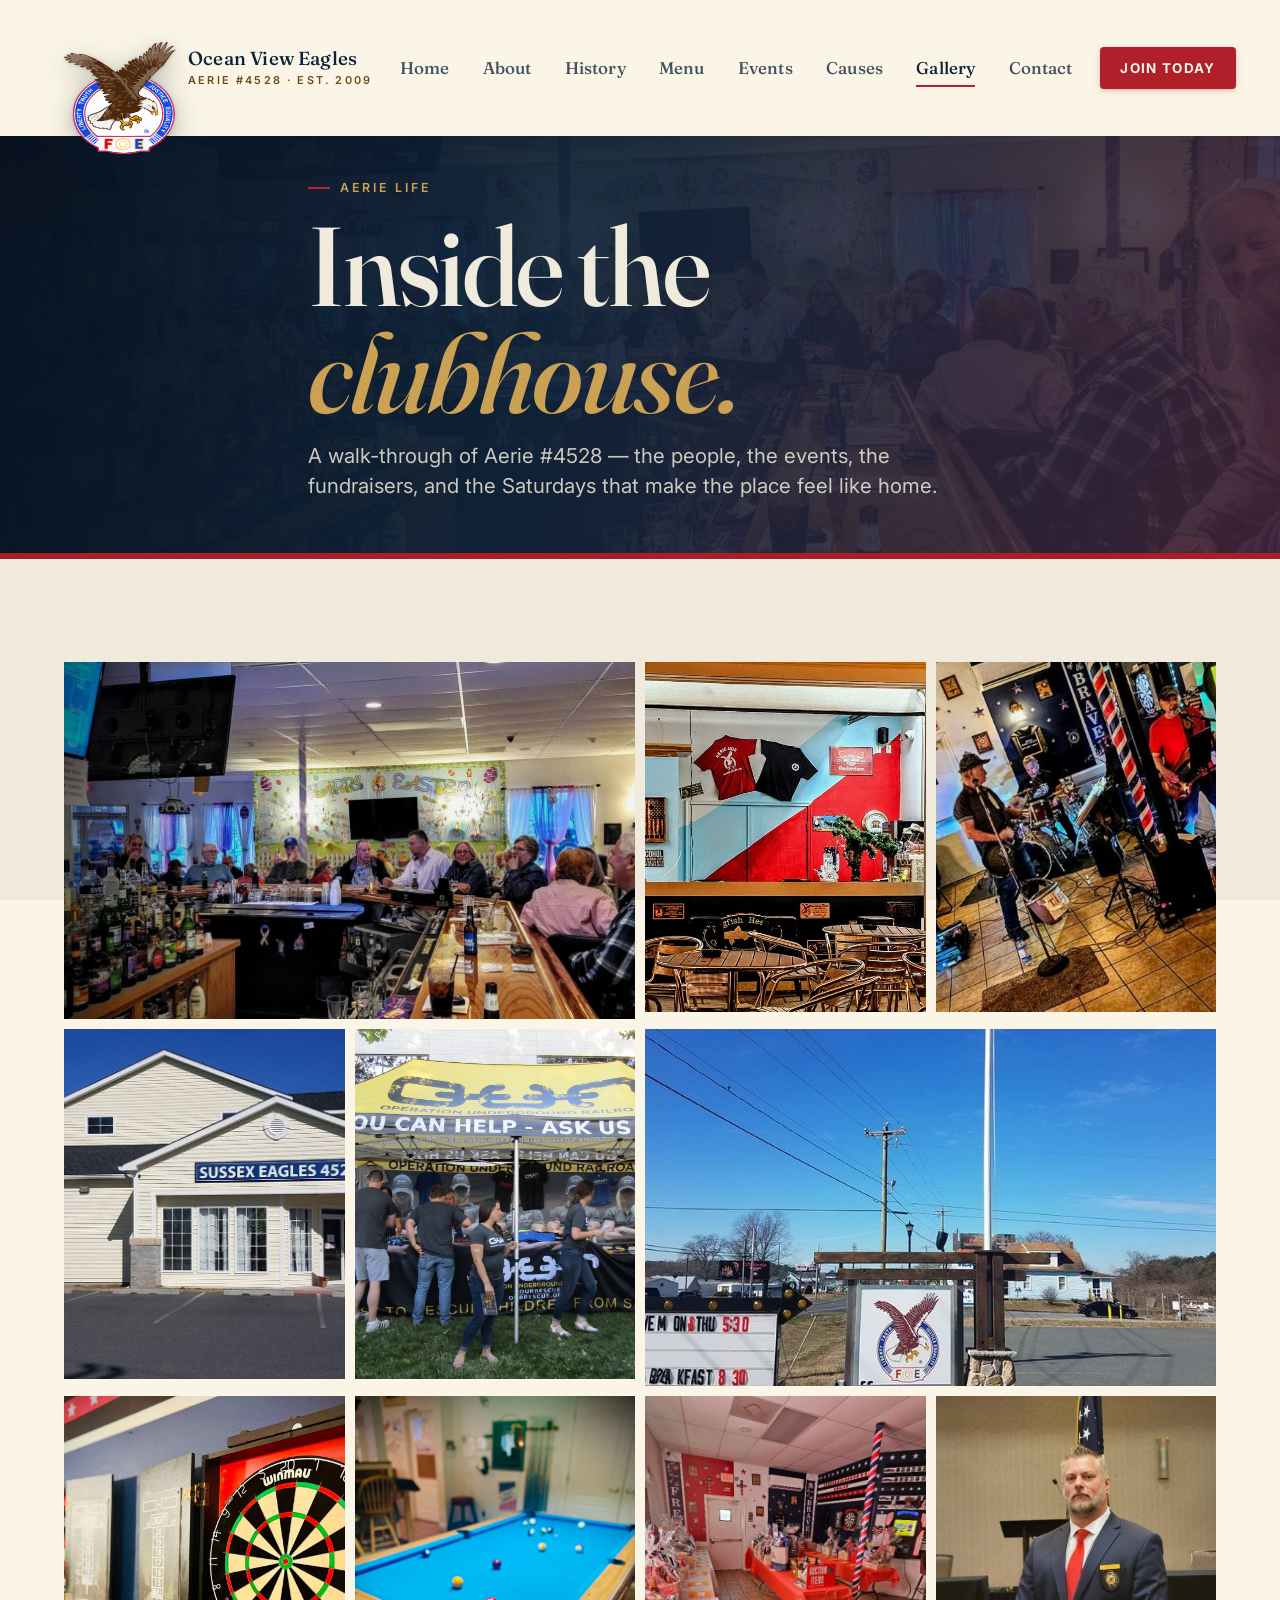
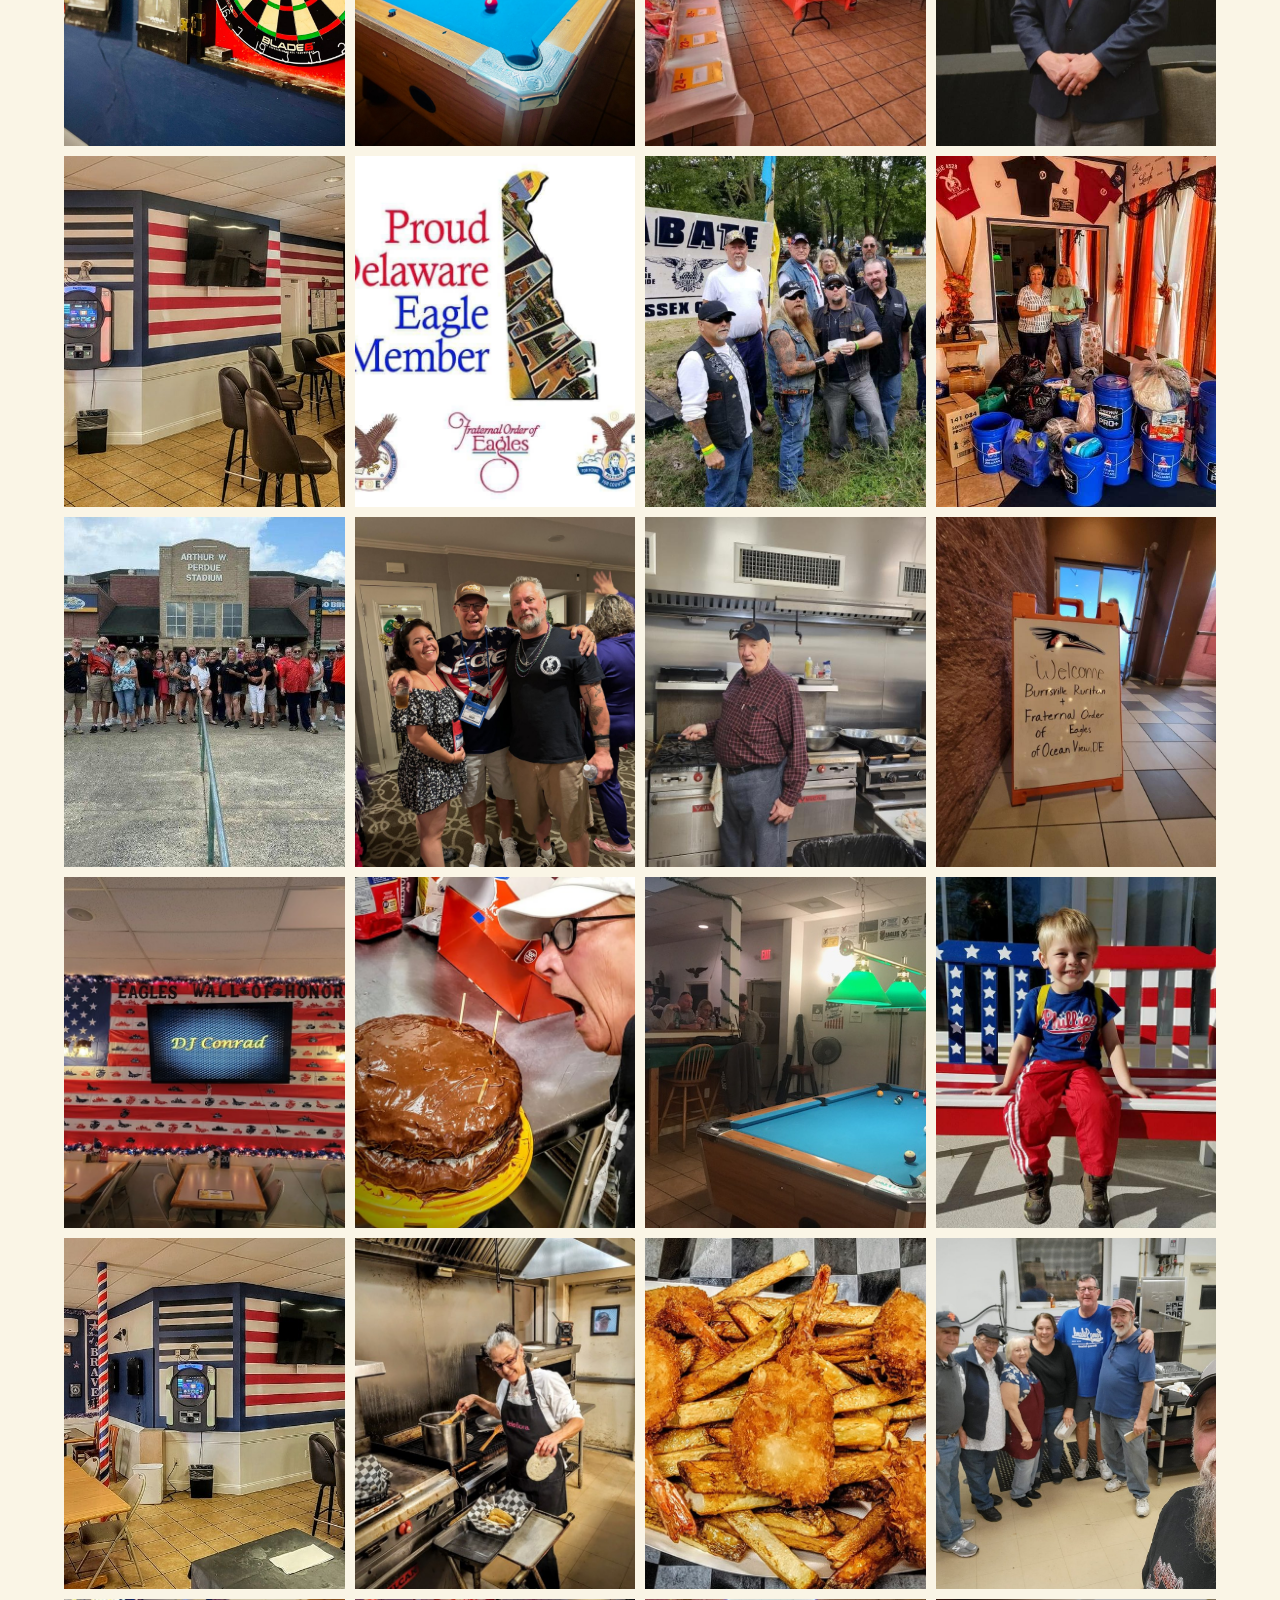
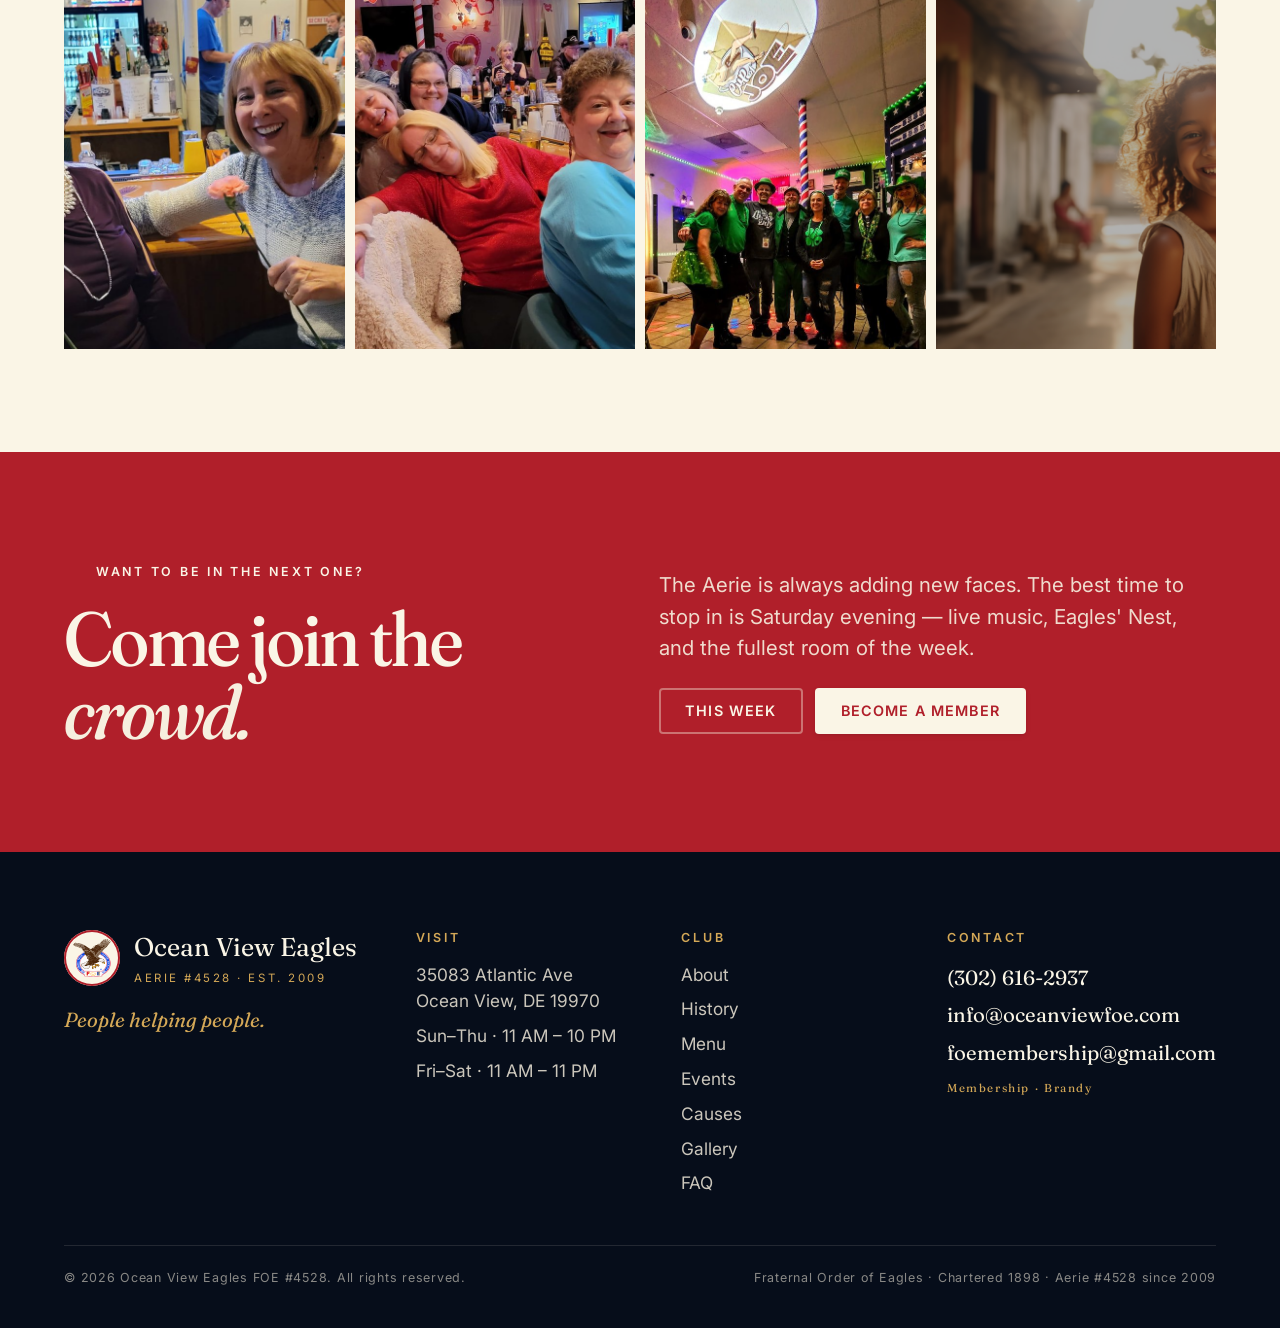
<file: gallery.html>
<!doctype html>
<html lang="en">
<head>
<meta charset="utf-8">
<meta name="viewport" content="width=device-width, initial-scale=1">
<title>Gallery · Ocean View Eagles #4528</title>
<meta name="description" content="A photo walk through the Aerie — the clubhouse, Eagles' Nest bar, live music, fundraisers, pool, darts, and the folks who make Aerie #4528 feel like home.">
<meta name="theme-color" content="#0E2238">
<meta property="og:title" content="Gallery · Ocean View Eagles #4528">
<meta property="og:description" content="Photos from the Aerie — members, events, fundraisers, and the clubhouse itself.">
<meta property="og:type" content="website">
<meta property="og:url" content="https://ove.muvebuilds.com/gallery.html">
<meta property="og:image" content="https://ove.muvebuilds.com/assets/og/og-home.jpg">
<meta name="twitter:card" content="summary_large_image">
<meta name="twitter:title" content="Gallery · Ocean View Eagles #4528">
<meta name="twitter:description" content="Photos from the Aerie — members, events, fundraisers, the clubhouse.">
<meta name="twitter:image" content="https://ove.muvebuilds.com/assets/og/og-home.jpg">
<link rel="preconnect" href="https://fonts.googleapis.com">
<link rel="preconnect" href="https://fonts.gstatic.com" crossorigin>
<link href="https://fonts.googleapis.com/css2?family=Fraunces:ital,opsz,wght,SOFT,WONK@0,9..144,400..600,0..100,0..1;1,9..144,400..600,0..100,0..1&family=Inter:wght@400;500;600;700&display=swap" rel="stylesheet">
<link rel="icon" href="assets/logos/logo.svg" type="image/svg+xml">
<link rel="stylesheet" href="assets/css/site.css?v=17">
<style>
  .photo-grid {
    display: grid;
    grid-template-columns: repeat(4, 1fr);
    gap: 10px;
  }
  .photo-grid figure {
    margin: 0;
    aspect-ratio: 4/5;
    overflow: hidden;
    position: relative;
    background: var(--blue-navy);
  }
  .photo-grid figure img {
    width: 100%; height: 100%;
    object-fit: cover;
    transition: transform 900ms cubic-bezier(.2,.7,.3,1);
  }
  .photo-grid figure:hover img { transform: scale(1.05); }
  .photo-grid figcaption {
    position: absolute; left: 12px; right: 12px; bottom: 12px;
    padding: 8px 12px;
    background: rgba(6, 13, 26, .72);
    color: var(--paper);
    font-size: .72rem;
    letter-spacing: .16em;
    text-transform: uppercase;
    font-weight: 600;
    backdrop-filter: blur(4px);
    opacity: 0; transform: translateY(6px);
    transition: opacity 280ms, transform 280ms;
  }
  .photo-grid figure:hover figcaption { opacity: 1; transform: translateY(0); }
  .photo-grid figure.wide { grid-column: span 2; aspect-ratio: 8/5; }
  .photo-grid figure.tall { grid-row: span 2; aspect-ratio: 4/10; }
  @media (max-width: 820px) {
    .photo-grid { grid-template-columns: repeat(2, 1fr); }
    .photo-grid figure.wide { grid-column: span 2; aspect-ratio: 8/5; }
    .photo-grid figure.tall { grid-row: auto; aspect-ratio: 4/5; }
  }
</style>
</head>
<body>
<div class="grain" aria-hidden="true"></div>

<header class="nav">
  <div class="wrap nav__inner">
    <a href="index.html" class="nav__brand">
      <span class="nav__brand-seal"><img src="assets/logos/logo.svg" alt=""></span>
      <span>Ocean View Eagles<small>Aerie #4528 · Est. 2009</small></span>
    </a>
    <nav class="nav__menu" aria-label="Primary">
      <a class="nav__link" href="index.html">Home</a>
      <a class="nav__link" href="about.html">About</a>
      <a class="nav__link" href="history.html">History</a>
      <a class="nav__link" href="menu.html">Menu</a>
      <a class="nav__link" href="events.html">Events</a>
      <a class="nav__link" href="causes.html">Causes</a>
      <a class="nav__link" href="gallery.html">Gallery</a>
      <a class="nav__link" href="contact.html">Contact</a>
    </nav>
    <a class="nav__cta" href="contact.html">Join today</a>
    <button class="nav__burger" type="button" aria-label="Open menu" aria-expanded="false">
      <svg viewBox="0 0 24 24" fill="none" stroke="currentColor" stroke-width="2"><path d="M3 6h18M3 12h18M3 18h18"/></svg>
    </button>
  </div>
</header>

<section class="page-hero page-hero--short">
  <div class="page-hero__img-wrap"><img class="page-hero__img" src="assets/photos/hero-crowd.jpg" alt=""></div>
  <div class="wrap page-hero__inner">
    <span class="eyebrow eyebrow--on-dark">Aerie life</span>
    <h1 class="page-hero__title">Inside the <em>clubhouse.</em></h1>
    <p class="page-hero__sub">A walk-through of Aerie #4528 — the people, the events, the fundraisers, and the Saturdays that make the place feel like home.</p>
  </div>
</section>

<section class="section section--paper">
  <div class="wrap wrap--wide">
    <div class="photo-grid fade-up">
      <figure class="wide"><img src="assets/photos/hero-crowd.jpg" alt="Members packed in at the clubhouse"><figcaption>Members at the clubhouse</figcaption></figure>
      <figure><img src="assets/photos/eagles-nest.jpg" alt="Eagles' Nest bar"><figcaption>Eagles' Nest</figcaption></figure>
      <figure><img src="assets/photos/live-music.jpg" alt="Saturday live music"><figcaption>Saturday live music</figcaption></figure>

      <figure><img src="assets/photos/greetings-eagles.jpg" alt="Club greeting photo"><figcaption>Greetings, Eagles</figcaption></figure>
      <figure><img src="assets/photos/our-fundraiser.jpg" alt="O.U.R. fundraiser"><figcaption>O.U.R. fundraiser</figcaption></figure>
      <figure class="wide"><img src="assets/photos/crew-2017.jpg" alt="Crew, 2017"><figcaption>Crew · 2017</figcaption></figure>

      <figure><img src="assets/photos/dart-board.jpg" alt="Dart boards"><figcaption>Darts</figcaption></figure>
      <figure><img src="assets/photos/pool-table.jpg" alt="Pool table"><figcaption>Pool table</figcaption></figure>
      <figure><img src="assets/photos/rally-brian.jpg" alt="Rallying for Brian fundraiser"><figcaption>Rally · for Brian</figcaption></figure>
      <figure><img src="assets/photos/worthy-president-eric.jpg" alt="Worthy President Eric B. Davis"><figcaption>Worthy President Eric B. Davis</figcaption></figure>

      <figure><img src="assets/photos/club-gathering.jpg" alt="Gathering at the clubhouse"><figcaption>Club gathering</figcaption></figure>
      <figure><img src="assets/photos/event-1.jpg" alt="Event photo"><figcaption>A night at the Aerie</figcaption></figure>
      <figure><img src="assets/photos/event-2.jpg" alt="Event photo"><figcaption>Members + friends</figcaption></figure>
      <figure><img src="assets/photos/event-3.jpg" alt="Event photo"><figcaption>Clubhouse event</figcaption></figure>

      <figure><img src="assets/photos/event-4.jpg" alt="Event photo"><figcaption>Behind the bar</figcaption></figure>
      <figure><img src="assets/photos/event-5.jpg" alt="Event photo"><figcaption>Gathered around</figcaption></figure>
      <figure><img src="assets/photos/event-6.jpg" alt="Event photo"><figcaption>Members' night</figcaption></figure>
      <figure><img src="assets/photos/event-7.jpg" alt="Event photo"><figcaption>Evening crowd</figcaption></figure>

      <figure><img src="assets/photos/gallery-1.jpg" alt="Gallery photo"><figcaption>Sussex coast</figcaption></figure>
      <figure><img src="assets/photos/gallery-2.jpg" alt="Gallery photo"><figcaption>Aerie moments</figcaption></figure>
      <figure><img src="assets/photos/gallery-3.png" alt="Gallery photo"><figcaption>Aerie moments</figcaption></figure>
      <figure><img src="assets/photos/gallery-4.jpg" alt="Gallery photo"><figcaption>Aerie moments</figcaption></figure>

      <figure><img src="assets/photos/gallery-5.jpg" alt="Gallery photo"><figcaption>Aerie moments</figcaption></figure>
      <figure><img src="assets/photos/gallery-6.jpg" alt="Gallery photo"><figcaption>Aerie moments</figcaption></figure>
      <figure><img src="assets/photos/gallery-7.jpg" alt="Gallery photo"><figcaption>Aerie moments</figcaption></figure>
      <figure><img src="assets/photos/gallery-8.jpg" alt="Gallery photo"><figcaption>Aerie moments</figcaption></figure>

      <figure><img src="assets/photos/gallery-9.jpg" alt="Gallery photo"><figcaption>Aerie moments</figcaption></figure>
      <figure><img src="assets/photos/gallery-10.jpg" alt="Gallery photo"><figcaption>Aerie moments</figcaption></figure>
      <figure><img src="assets/photos/join-cta.jpg" alt="Members — come join us"><figcaption>Come join us</figcaption></figure>
      <figure><img src="assets/photos/hero-stop-trafficking.png" alt="Stop human trafficking — O.U.R. event"><figcaption>Stop human trafficking</figcaption></figure>
    </div>
  </div>
</section>

<section class="section--red section">
  <div class="wrap g2" style="align-items:center;">
    <div class="fade-up">
      <span class="eyebrow" style="color:var(--paper);">Want to be in the next one?</span>
      <h2 class="display display--large" style="color:var(--paper); margin-top:20px;">
        Come join the <em class="serif-italic" style="color:var(--parchment);">crowd.</em>
      </h2>
    </div>
    <div class="fade-up fade-up-d-200">
      <p class="lede" style="color:rgba(246,239,223,.9);">The Aerie is always adding new faces. The best time to stop in is Saturday evening — live music, Eagles' Nest, and the fullest room of the week.</p>
      <div style="margin-top:24px; display:flex; flex-wrap:wrap; gap:12px;">
        <a class="btn btn--ghost-light" href="events.html">This week</a>
        <a class="btn btn--primary" style="background:var(--paper); color:var(--red-oxblood);" href="contact.html">Become a member</a>
      </div>
    </div>
  </div>
</section>

<footer class="foot">
  <div class="wrap">
    <div class="foot__grid">
      <div class="foot__brand">
        <div class="foot__brand-row">
          <span class="foot__brand-seal"><img src="assets/logos/logo.svg" alt=""></span>
          <span class="foot__brand-name">Ocean View Eagles<small>Aerie #4528 · Est. 2009</small></span>
        </div>
        <p class="foot__tag">People helping people.</p>
      </div>
      <div>
        <h4 class="foot__h">Visit</h4>
        <ul class="foot__list">
          <li><a href="https://maps.google.com/?q=35083+Atlantic+Ave+Ocean+View+DE" target="_blank" rel="noopener">35083 Atlantic Ave<br>Ocean View, DE 19970</a></li>
          <li>Sun–Thu · 11 AM – 10 PM</li>
          <li>Fri–Sat · 11 AM – 11 PM</li>
        </ul>
      </div>
      <div>
        <h4 class="foot__h">Club</h4>
        <ul class="foot__list">
          <li><a href="about.html">About</a></li>
          <li><a href="history.html">History</a></li>
          <li><a href="menu.html">Menu</a></li>
          <li><a href="events.html">Events</a></li>
          <li><a href="causes.html">Causes</a></li>
          <li><a href="gallery.html">Gallery</a></li>
          <li><a href="faq.html">FAQ</a></li>
        </ul>
      </div>
      <div class="foot__contact">
        <h4 class="foot__h">Contact</h4>
        <a href="tel:+13026162937">(302) 616-2937</a>
        <a href="mailto:info@oceanviewfoe.com">info@oceanviewfoe.com</a>
        <a href="mailto:foemembership@gmail.com">foemembership@gmail.com<br><span style="font-size:.72rem; letter-spacing:.14em; color:var(--gold-soft);">Membership · Brandy</span></a>
      </div>
    </div>
    <div class="foot__legal">
      <span>© <span data-year>2026</span> Ocean View Eagles FOE #4528. All rights reserved.</span>
      <span>Fraternal Order of Eagles · Chartered 1898 · Aerie #4528 since 2009</span>
    </div>
  </div>
</footer>

<script src="assets/js/site.js?v=15"></script>
</body>
</html>
</file>
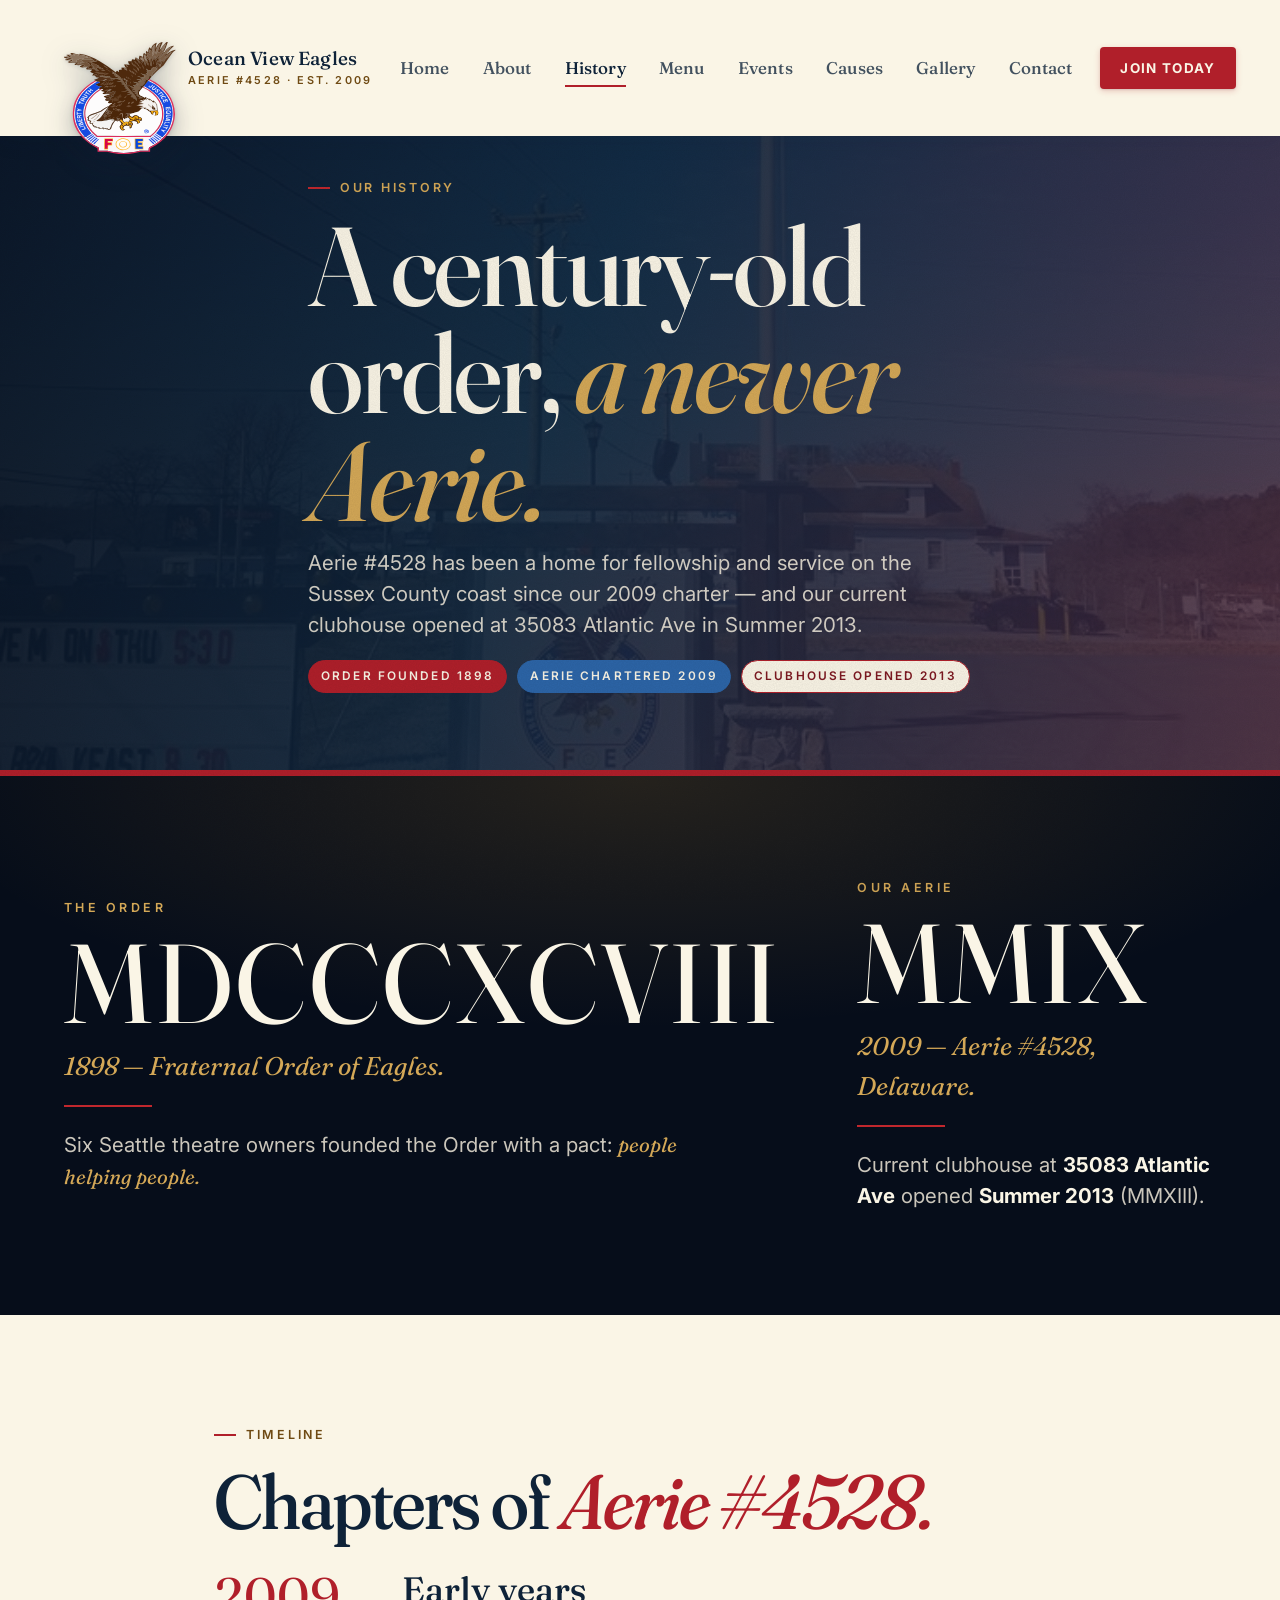
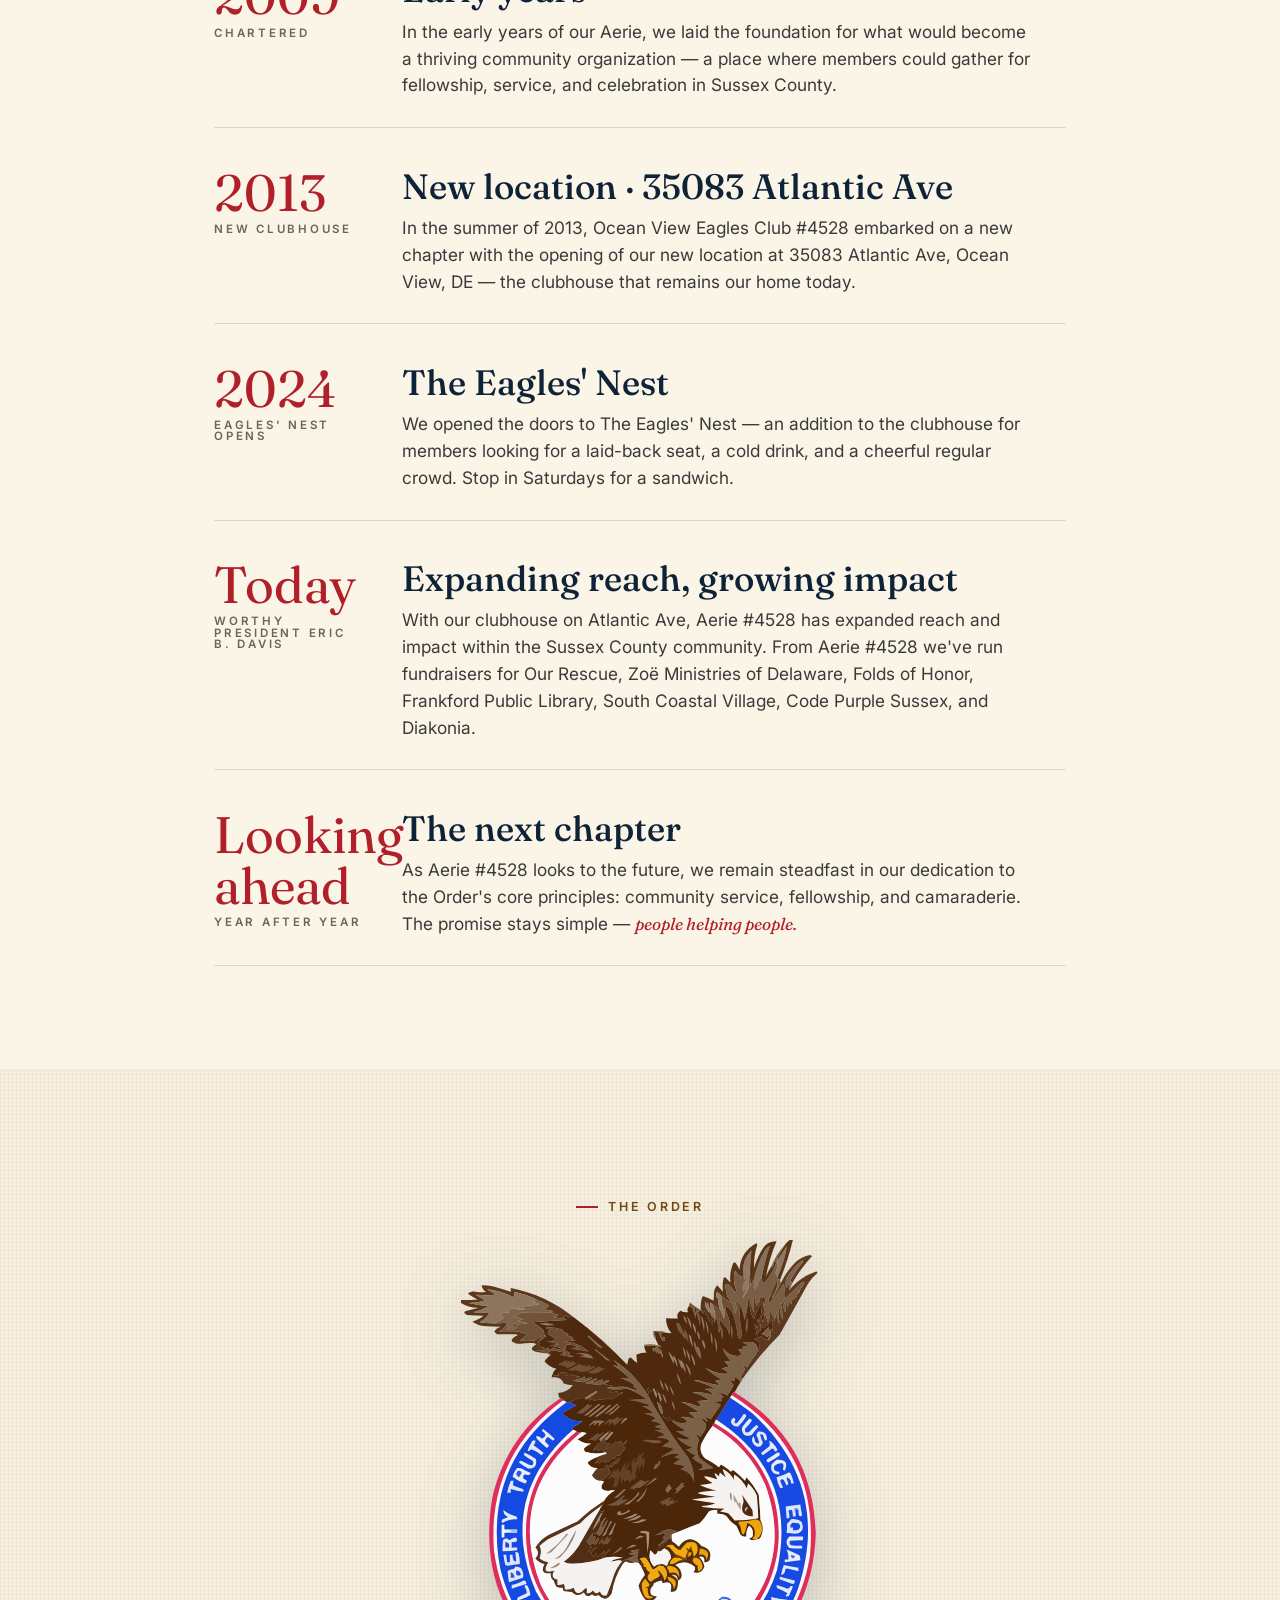
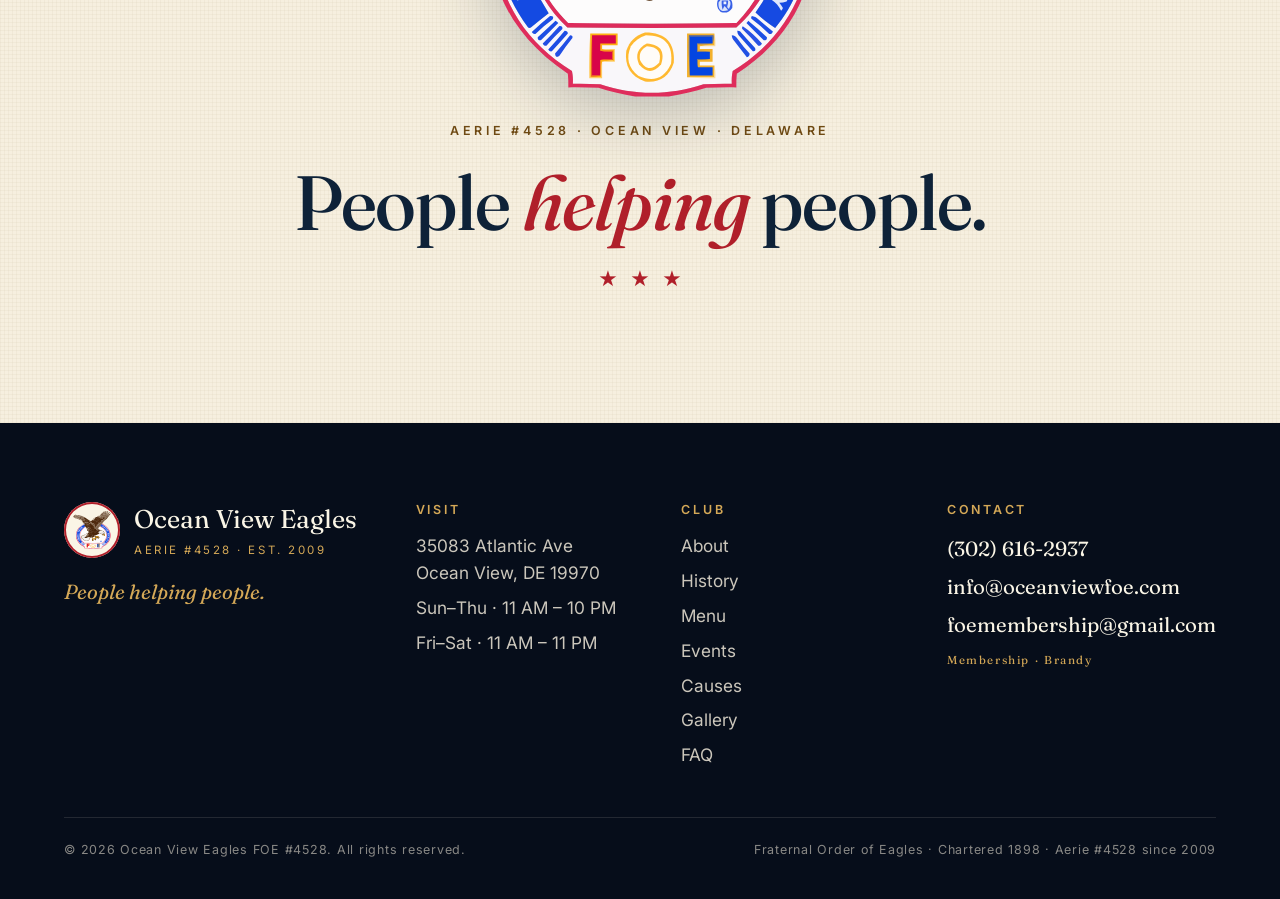
<file: history.html>
<!doctype html>
<html lang="en">
<head>
<meta charset="utf-8">
<meta name="viewport" content="width=device-width, initial-scale=1">
<title>History · Ocean View Eagles #4528</title>
<meta name="description" content="From a new chapter in Ocean View in 2009 to the clubhouse at 35083 Atlantic Ave in 2013 — the story of Aerie #4528.">
<meta name="theme-color" content="#0E2238">
<meta property="og:title" content="History · Ocean View Eagles #4528">
<meta property="og:description" content="The story of Fraternal Order of Eagles Aerie #4528 — from 2009 charter to Summer 2013 clubhouse opening.">
<meta property="og:type" content="website">
<meta property="og:url" content="https://ove.muvebuilds.com/history.html">
<meta property="og:image" content="https://ove.muvebuilds.com/assets/og/og-home.jpg">
<meta name="twitter:card" content="summary_large_image">
<meta name="twitter:title" content="History · Ocean View Eagles #4528">
<meta name="twitter:description" content="The story of FOE Aerie #4528 in Ocean View, Delaware.">
<meta name="twitter:image" content="https://ove.muvebuilds.com/assets/og/og-home.jpg">
<link rel="preconnect" href="https://fonts.googleapis.com">
<link rel="preconnect" href="https://fonts.gstatic.com" crossorigin>
<link href="https://fonts.googleapis.com/css2?family=Fraunces:ital,opsz,wght,SOFT,WONK@0,9..144,400..600,0..100,0..1;1,9..144,400..600,0..100,0..1&family=Inter:wght@400;500;600;700&display=swap" rel="stylesheet">
<link rel="icon" href="assets/logos/logo.svg" type="image/svg+xml">
<link rel="stylesheet" href="assets/css/site.css?v=17">
</head>
<body>
<div class="grain" aria-hidden="true"></div>

<header class="nav">
  <div class="wrap nav__inner">
    <a href="index.html" class="nav__brand">
      <span class="nav__brand-seal"><img src="assets/logos/logo.svg" alt=""></span>
      <span>Ocean View Eagles<small>Aerie #4528 · Est. 2009</small></span>
    </a>
    <nav class="nav__menu" aria-label="Primary">
      <a class="nav__link" href="index.html">Home</a>
      <a class="nav__link" href="about.html">About</a>
      <a class="nav__link" href="history.html">History</a>
      <a class="nav__link" href="menu.html">Menu</a>
      <a class="nav__link" href="events.html">Events</a>
      <a class="nav__link" href="causes.html">Causes</a>
      <a class="nav__link" href="gallery.html">Gallery</a>
      <a class="nav__link" href="contact.html">Contact</a>
    </nav>
    <a class="nav__cta" href="contact.html">Join today</a>
    <button class="nav__burger" type="button" aria-label="Open menu" aria-expanded="false">
      <svg viewBox="0 0 24 24" fill="none" stroke="currentColor" stroke-width="2"><path d="M3 6h18M3 12h18M3 18h18"/></svg>
    </button>
  </div>
</header>

<section class="page-hero">
  <div class="page-hero__img-wrap"><img class="page-hero__img" src="assets/photos/crew-2017.jpg" alt=""></div>
  <div class="wrap page-hero__inner">
    <span class="eyebrow eyebrow--on-dark">Our history</span>
    <h1 class="page-hero__title">A century-old order, <em>a newer Aerie.</em></h1>
    <p class="page-hero__sub">Aerie #4528 has been a home for fellowship and service on the Sussex County coast since our 2009 charter — and our current clubhouse opened at 35083 Atlantic Ave in Summer 2013.</p>
    <div class="page-hero__meta">
      <span class="pill pill--solid-red">Order founded 1898</span>
      <span class="pill pill--solid-blue">Aerie chartered 2009</span>
      <span class="pill">Clubhouse opened 2013</span>
    </div>
  </div>
</section>

<!-- HERITAGE (Roman + Arabic dual numeral block) -->
<section class="heritage">
  <div class="wrap section" style="padding-top:var(--py-md); padding-bottom:var(--py-md);">
    <div class="heritage__grid">
      <div class="heritage__col fade-up">
        <h3>The Order</h3>
        <div class="heritage__roman">MDCCCXCVIII</div>
        <div class="heritage__arabic">1898 — Fraternal Order of Eagles.</div>
        <div class="heritage__rule"></div>
        <p class="heritage__body">Six Seattle theatre owners founded the Order with a pact: <em class="serif-italic" style="color:var(--gold-soft);">people helping people.</em></p>
      </div>
      <div class="heritage__col fade-up fade-up-d-200">
        <h3>Our Aerie</h3>
        <div class="heritage__roman">MMIX</div>
        <div class="heritage__arabic">2009 — Aerie #4528, Delaware.</div>
        <div class="heritage__rule"></div>
        <p class="heritage__body">Current clubhouse at <strong style="color:var(--paper);">35083 Atlantic Ave</strong> opened <strong style="color:var(--paper);">Summer 2013</strong> (MMXIII).</p>
      </div>
    </div>
  </div>
</section>

<section class="section section--paper">
  <div class="wrap" style="max-width:980px;">
    <span class="eyebrow">Timeline</span>
    <h2 class="display display--large" style="margin-top:20px;">
      Chapters of <em class="serif-italic" style="color:var(--red-oxblood);">Aerie #4528.</em>
    </h2>

    <div class="timeline" role="list">
      <div class="timeline__item fade-up" role="listitem">
        <div class="timeline__year">2009<small>Chartered</small></div>
        <div>
          <h3 class="timeline__title">Early years</h3>
          <p class="timeline__body">In the early years of our Aerie, we laid the foundation for what would become a thriving community organization — a place where members could gather for fellowship, service, and celebration in Sussex County.</p>
        </div>
      </div>
      <div class="timeline__item fade-up" role="listitem">
        <div class="timeline__year">2013<small>New clubhouse</small></div>
        <div>
          <h3 class="timeline__title">New location · 35083 Atlantic Ave</h3>
          <p class="timeline__body">In the summer of 2013, Ocean View Eagles Club #4528 embarked on a new chapter with the opening of our new location at 35083 Atlantic Ave, Ocean View, DE — the clubhouse that remains our home today.</p>
        </div>
      </div>
      <div class="timeline__item fade-up" role="listitem">
        <div class="timeline__year">2024<small>Eagles' Nest opens</small></div>
        <div>
          <h3 class="timeline__title">The Eagles' Nest</h3>
          <p class="timeline__body">We opened the doors to The Eagles' Nest — an addition to the clubhouse for members looking for a laid-back seat, a cold drink, and a cheerful regular crowd. Stop in Saturdays for a sandwich.</p>
        </div>
      </div>
      <div class="timeline__item fade-up" role="listitem">
        <div class="timeline__year">Today<small>Worthy President Eric B. Davis</small></div>
        <div>
          <h3 class="timeline__title">Expanding reach, growing impact</h3>
          <p class="timeline__body">With our clubhouse on Atlantic Ave, Aerie #4528 has expanded reach and impact within the Sussex County community. From Aerie #4528 we've run fundraisers for Our Rescue, Zoë Ministries of Delaware, Folds of Honor, Frankford Public Library, South Coastal Village, Code Purple Sussex, and Diakonia.</p>
        </div>
      </div>
      <div class="timeline__item fade-up" role="listitem">
        <div class="timeline__year">Looking ahead<small>Year after year</small></div>
        <div>
          <h3 class="timeline__title">The next chapter</h3>
          <p class="timeline__body">As Aerie #4528 looks to the future, we remain steadfast in our dedication to the Order's core principles: community service, fellowship, and camaraderie. The promise stays simple — <em class="serif-italic" style="color:var(--red-oxblood);">people helping people.</em></p>
        </div>
      </div>
    </div>
  </div>
</section>

<!-- SEAL MOMENT -->
<section class="seal">
  <div class="wrap seal__inner">
    <span class="eyebrow">The Order</span>
    <img class="seal__mark" src="assets/logos/logo.svg" alt="FOE shield">
    <p class="seal__caption">Aerie #4528 · Ocean View · Delaware</p>
    <h3 class="seal__motto">People <em>helping</em> people.</h3>
    <div class="seal__stars" aria-hidden="true"><span>★</span><span>★</span><span>★</span></div>
  </div>
</section>

<footer class="foot">
  <div class="wrap">
    <div class="foot__grid">
      <div class="foot__brand">
        <div class="foot__brand-row">
          <span class="foot__brand-seal"><img src="assets/logos/logo.svg" alt=""></span>
          <span class="foot__brand-name">Ocean View Eagles<small>Aerie #4528 · Est. 2009</small></span>
        </div>
        <p class="foot__tag">People helping people.</p>
      </div>
      <div>
        <h4 class="foot__h">Visit</h4>
        <ul class="foot__list">
          <li><a href="https://maps.google.com/?q=35083+Atlantic+Ave+Ocean+View+DE" target="_blank" rel="noopener">35083 Atlantic Ave<br>Ocean View, DE 19970</a></li>
          <li>Sun–Thu · 11 AM – 10 PM</li>
          <li>Fri–Sat · 11 AM – 11 PM</li>
        </ul>
      </div>
      <div>
        <h4 class="foot__h">Club</h4>
        <ul class="foot__list">
          <li><a href="about.html">About</a></li>
          <li><a href="history.html">History</a></li>
          <li><a href="menu.html">Menu</a></li>
          <li><a href="events.html">Events</a></li>
          <li><a href="causes.html">Causes</a></li>
          <li><a href="gallery.html">Gallery</a></li>
          <li><a href="faq.html">FAQ</a></li>
        </ul>
      </div>
      <div class="foot__contact">
        <h4 class="foot__h">Contact</h4>
        <a href="tel:+13026162937">(302) 616-2937</a>
        <a href="mailto:info@oceanviewfoe.com">info@oceanviewfoe.com</a>
        <a href="mailto:foemembership@gmail.com">foemembership@gmail.com<br><span style="font-size:.72rem; letter-spacing:.14em; color:var(--gold-soft);">Membership · Brandy</span></a>
      </div>
    </div>
    <div class="foot__legal">
      <span>© <span data-year>2026</span> Ocean View Eagles FOE #4528. All rights reserved.</span>
      <span>Fraternal Order of Eagles · Chartered 1898 · Aerie #4528 since 2009</span>
    </div>
  </div>
</footer>

<script src="assets/js/site.js?v=15"></script>
</body>
</html>
</file>
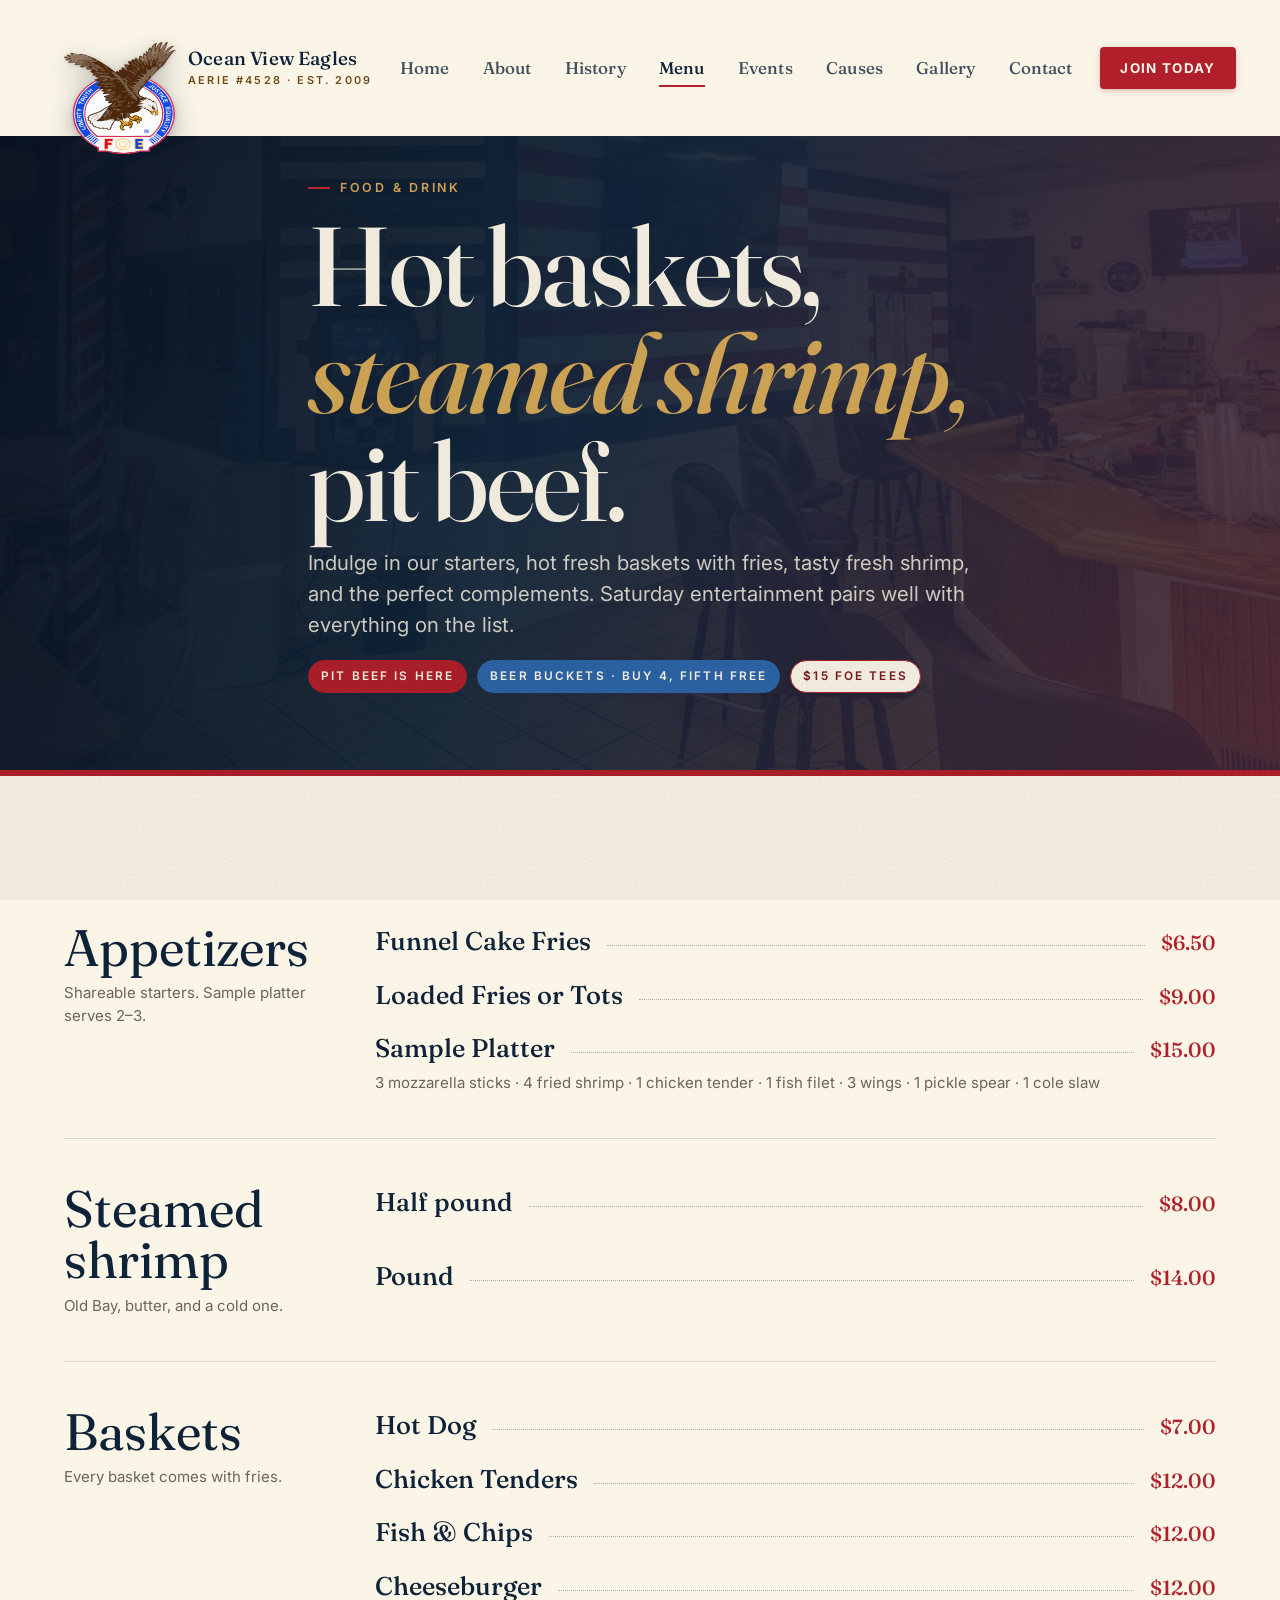
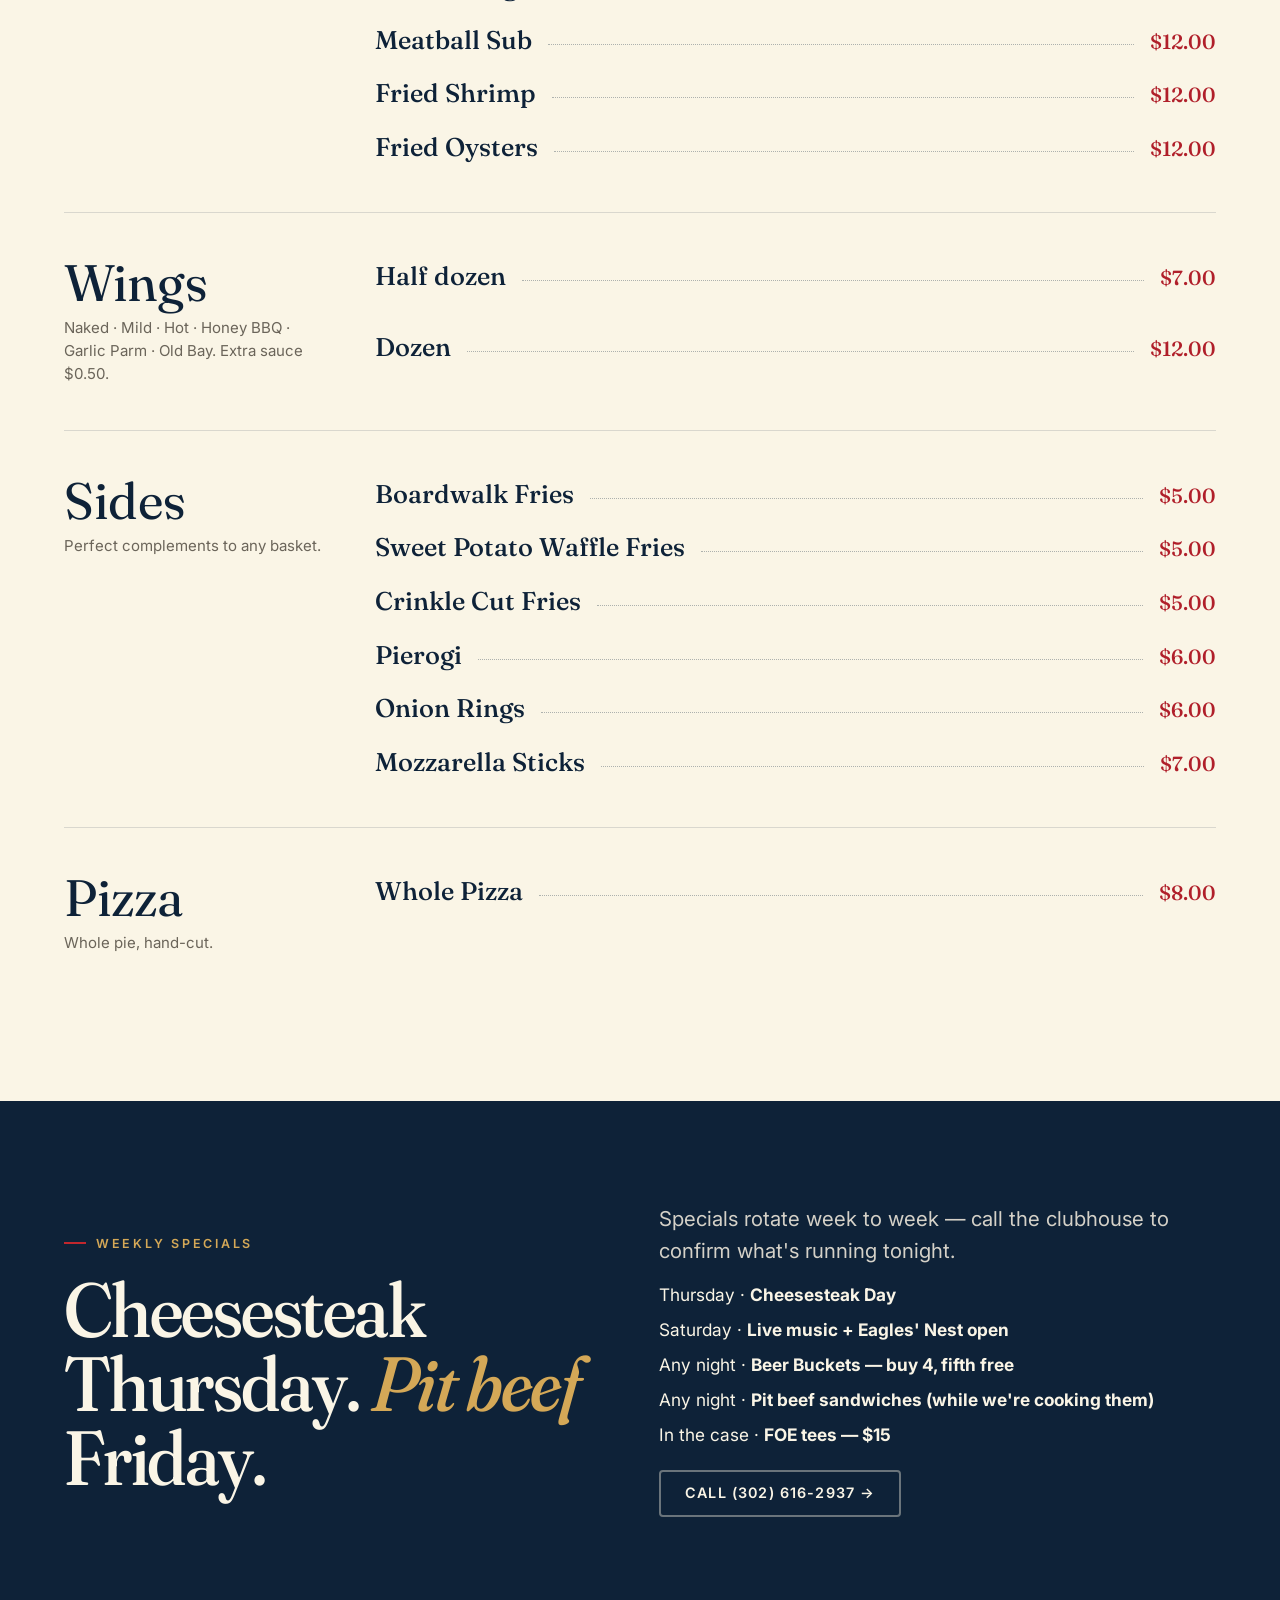
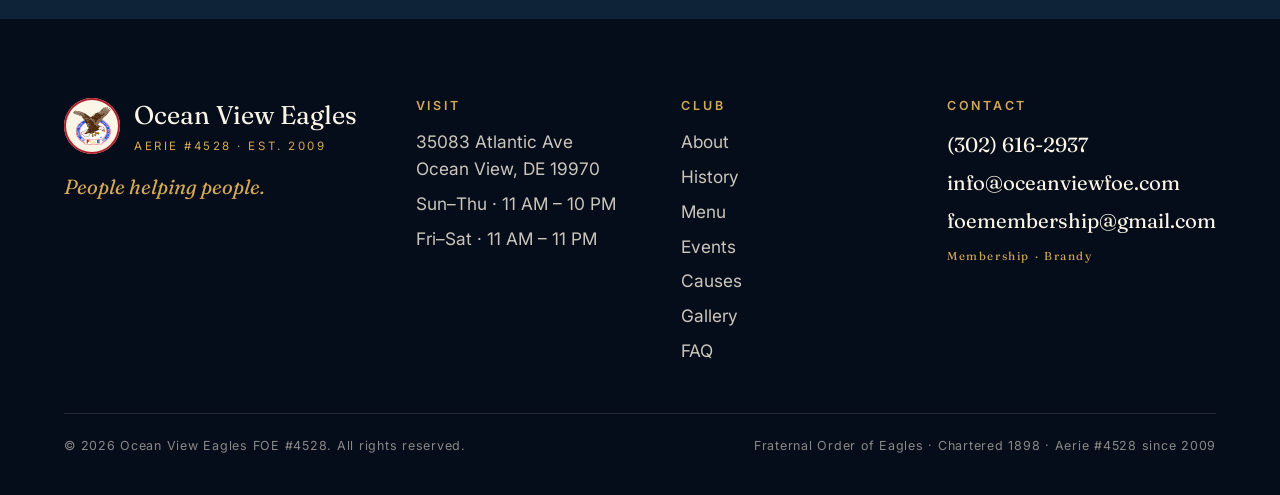
<file: menu.html>
<!doctype html>
<html lang="en">
<head>
<meta charset="utf-8">
<meta name="viewport" content="width=device-width, initial-scale=1">
<title>Menu · Ocean View Eagles #4528</title>
<meta name="description" content="Appetizers, baskets, wings, steamed shrimp, sides and pizza at Ocean View Eagles clubhouse. $15 FOE tees, pit beef, and Beer Buckets — buy four, fifth is free.">
<meta name="theme-color" content="#0E2238">
<meta property="og:title" content="Menu · Ocean View Eagles #4528">
<meta property="og:description" content="Baskets, wings, shrimp, pizza, and pit beef at Ocean View Eagles. Beer Buckets every night.">
<meta property="og:type" content="website">
<meta property="og:url" content="https://ove.muvebuilds.com/menu.html">
<meta property="og:image" content="https://ove.muvebuilds.com/assets/og/og-home.jpg">
<meta name="twitter:card" content="summary_large_image">
<meta name="twitter:title" content="Menu · Ocean View Eagles #4528">
<meta name="twitter:description" content="The full menu at Aerie #4528 — baskets, wings, shrimp, pit beef.">
<meta name="twitter:image" content="https://ove.muvebuilds.com/assets/og/og-home.jpg">
<link rel="preconnect" href="https://fonts.googleapis.com">
<link rel="preconnect" href="https://fonts.gstatic.com" crossorigin>
<link href="https://fonts.googleapis.com/css2?family=Fraunces:ital,opsz,wght,SOFT,WONK@0,9..144,400..600,0..100,0..1;1,9..144,400..600,0..100,0..1&family=Inter:wght@400;500;600;700&display=swap" rel="stylesheet">
<link rel="icon" href="assets/logos/logo.svg" type="image/svg+xml">
<link rel="stylesheet" href="assets/css/site.css?v=17">
</head>
<body>
<div class="grain" aria-hidden="true"></div>

<header class="nav">
  <div class="wrap nav__inner">
    <a href="index.html" class="nav__brand">
      <span class="nav__brand-seal"><img src="assets/logos/logo.svg" alt=""></span>
      <span>Ocean View Eagles<small>Aerie #4528 · Est. 2009</small></span>
    </a>
    <nav class="nav__menu" aria-label="Primary">
      <a class="nav__link" href="index.html">Home</a>
      <a class="nav__link" href="about.html">About</a>
      <a class="nav__link" href="history.html">History</a>
      <a class="nav__link" href="menu.html">Menu</a>
      <a class="nav__link" href="events.html">Events</a>
      <a class="nav__link" href="causes.html">Causes</a>
      <a class="nav__link" href="gallery.html">Gallery</a>
      <a class="nav__link" href="contact.html">Contact</a>
    </nav>
    <a class="nav__cta" href="contact.html">Join today</a>
    <button class="nav__burger" type="button" aria-label="Open menu" aria-expanded="false">
      <svg viewBox="0 0 24 24" fill="none" stroke="currentColor" stroke-width="2"><path d="M3 6h18M3 12h18M3 18h18"/></svg>
    </button>
  </div>
</header>

<section class="page-hero">
  <div class="page-hero__img-wrap"><img class="page-hero__img" src="assets/photos/club-gathering.jpg" alt=""></div>
  <div class="wrap page-hero__inner">
    <span class="eyebrow eyebrow--on-dark">Food & drink</span>
    <h1 class="page-hero__title">Hot baskets, <em>steamed shrimp,</em> pit beef.</h1>
    <p class="page-hero__sub">Indulge in our starters, hot fresh baskets with fries, tasty fresh shrimp, and the perfect complements. Saturday entertainment pairs well with everything on the list.</p>
    <div class="page-hero__meta">
      <span class="pill pill--solid-red">Pit beef is here</span>
      <span class="pill pill--solid-blue">Beer Buckets · buy 4, fifth free</span>
      <span class="pill">$15 FOE tees</span>
    </div>
  </div>
</section>

<section class="section section--paper">
  <div class="wrap">
    <div class="menu-category">
      <div>
        <h2 class="menu-category__heading">Appetizers</h2>
        <p class="menu-category__note">Shareable starters. Sample platter serves 2–3.</p>
      </div>
      <div class="menu-list">
        <div class="menu-row"><span class="menu-row__name">Funnel Cake Fries</span><span class="menu-row__dots"></span><span class="menu-row__price">$6.50</span></div>
        <div class="menu-row"><span class="menu-row__name">Loaded Fries or Tots</span><span class="menu-row__dots"></span><span class="menu-row__price">$9.00</span></div>
        <div>
          <div class="menu-row"><span class="menu-row__name">Sample Platter</span><span class="menu-row__dots"></span><span class="menu-row__price">$15.00</span></div>
          <span class="menu-row__note">3 mozzarella sticks · 4 fried shrimp · 1 chicken tender · 1 fish filet · 3 wings · 1 pickle spear · 1 cole slaw</span>
        </div>
      </div>
    </div>

    <div class="menu-category">
      <div>
        <h2 class="menu-category__heading">Steamed shrimp</h2>
        <p class="menu-category__note">Old Bay, butter, and a cold one.</p>
      </div>
      <div class="menu-list">
        <div class="menu-row"><span class="menu-row__name">Half pound</span><span class="menu-row__dots"></span><span class="menu-row__price">$8.00</span></div>
        <div class="menu-row"><span class="menu-row__name">Pound</span><span class="menu-row__dots"></span><span class="menu-row__price">$14.00</span></div>
      </div>
    </div>

    <div class="menu-category">
      <div>
        <h2 class="menu-category__heading">Baskets</h2>
        <p class="menu-category__note">Every basket comes with fries.</p>
      </div>
      <div class="menu-list">
        <div class="menu-row"><span class="menu-row__name">Hot Dog</span><span class="menu-row__dots"></span><span class="menu-row__price">$7.00</span></div>
        <div class="menu-row"><span class="menu-row__name">Chicken Tenders</span><span class="menu-row__dots"></span><span class="menu-row__price">$12.00</span></div>
        <div class="menu-row"><span class="menu-row__name">Fish & Chips</span><span class="menu-row__dots"></span><span class="menu-row__price">$12.00</span></div>
        <div class="menu-row"><span class="menu-row__name">Cheeseburger</span><span class="menu-row__dots"></span><span class="menu-row__price">$12.00</span></div>
        <div class="menu-row"><span class="menu-row__name">Meatball Sub</span><span class="menu-row__dots"></span><span class="menu-row__price">$12.00</span></div>
        <div class="menu-row"><span class="menu-row__name">Fried Shrimp</span><span class="menu-row__dots"></span><span class="menu-row__price">$12.00</span></div>
        <div class="menu-row"><span class="menu-row__name">Fried Oysters</span><span class="menu-row__dots"></span><span class="menu-row__price">$12.00</span></div>
      </div>
    </div>

    <div class="menu-category">
      <div>
        <h2 class="menu-category__heading">Wings</h2>
        <p class="menu-category__note">Naked · Mild · Hot · Honey BBQ · Garlic Parm · Old Bay. Extra sauce $0.50.</p>
      </div>
      <div class="menu-list">
        <div class="menu-row"><span class="menu-row__name">Half dozen</span><span class="menu-row__dots"></span><span class="menu-row__price">$7.00</span></div>
        <div class="menu-row"><span class="menu-row__name">Dozen</span><span class="menu-row__dots"></span><span class="menu-row__price">$12.00</span></div>
      </div>
    </div>

    <div class="menu-category">
      <div>
        <h2 class="menu-category__heading">Sides</h2>
        <p class="menu-category__note">Perfect complements to any basket.</p>
      </div>
      <div class="menu-list">
        <div class="menu-row"><span class="menu-row__name">Boardwalk Fries</span><span class="menu-row__dots"></span><span class="menu-row__price">$5.00</span></div>
        <div class="menu-row"><span class="menu-row__name">Sweet Potato Waffle Fries</span><span class="menu-row__dots"></span><span class="menu-row__price">$5.00</span></div>
        <div class="menu-row"><span class="menu-row__name">Crinkle Cut Fries</span><span class="menu-row__dots"></span><span class="menu-row__price">$5.00</span></div>
        <div class="menu-row"><span class="menu-row__name">Pierogi</span><span class="menu-row__dots"></span><span class="menu-row__price">$6.00</span></div>
        <div class="menu-row"><span class="menu-row__name">Onion Rings</span><span class="menu-row__dots"></span><span class="menu-row__price">$6.00</span></div>
        <div class="menu-row"><span class="menu-row__name">Mozzarella Sticks</span><span class="menu-row__dots"></span><span class="menu-row__price">$7.00</span></div>
      </div>
    </div>

    <div class="menu-category">
      <div>
        <h2 class="menu-category__heading">Pizza</h2>
        <p class="menu-category__note">Whole pie, hand-cut.</p>
      </div>
      <div class="menu-list">
        <div class="menu-row"><span class="menu-row__name">Whole Pizza</span><span class="menu-row__dots"></span><span class="menu-row__price">$8.00</span></div>
      </div>
    </div>
  </div>
</section>

<section class="section section--navy">
  <div class="wrap g2" style="align-items:center;">
    <div class="fade-up">
      <span class="eyebrow eyebrow--on-dark">Weekly specials</span>
      <h2 class="display display--large" style="color:var(--paper); margin-top:20px;">
        Cheesesteak Thursday. <em class="serif-italic" style="color:var(--gold-soft);">Pit beef</em> Friday.
      </h2>
    </div>
    <div class="fade-up fade-up-d-200">
      <p class="lede" style="color:rgba(246,239,223,.86);">Specials rotate week to week — call the clubhouse to confirm what's running tonight.</p>
      <ul class="foot__list" style="margin-top:16px; color:var(--paper);">
        <li>Thursday · <strong>Cheesesteak Day</strong></li>
        <li>Saturday · <strong>Live music + Eagles' Nest open</strong></li>
        <li>Any night · <strong>Beer Buckets — buy 4, fifth free</strong></li>
        <li>Any night · <strong>Pit beef sandwiches (while we're cooking them)</strong></li>
        <li>In the case · <strong>FOE tees — $15</strong></li>
      </ul>
      <div style="margin-top:22px;">
        <a class="btn btn--ghost-light" href="tel:+13026162937">Call (302) 616-2937 →</a>
      </div>
    </div>
  </div>
</section>

<footer class="foot">
  <div class="wrap">
    <div class="foot__grid">
      <div class="foot__brand">
        <div class="foot__brand-row">
          <span class="foot__brand-seal"><img src="assets/logos/logo.svg" alt=""></span>
          <span class="foot__brand-name">Ocean View Eagles<small>Aerie #4528 · Est. 2009</small></span>
        </div>
        <p class="foot__tag">People helping people.</p>
      </div>
      <div>
        <h4 class="foot__h">Visit</h4>
        <ul class="foot__list">
          <li><a href="https://maps.google.com/?q=35083+Atlantic+Ave+Ocean+View+DE" target="_blank" rel="noopener">35083 Atlantic Ave<br>Ocean View, DE 19970</a></li>
          <li>Sun–Thu · 11 AM – 10 PM</li>
          <li>Fri–Sat · 11 AM – 11 PM</li>
        </ul>
      </div>
      <div>
        <h4 class="foot__h">Club</h4>
        <ul class="foot__list">
          <li><a href="about.html">About</a></li>
          <li><a href="history.html">History</a></li>
          <li><a href="menu.html">Menu</a></li>
          <li><a href="events.html">Events</a></li>
          <li><a href="causes.html">Causes</a></li>
          <li><a href="gallery.html">Gallery</a></li>
          <li><a href="faq.html">FAQ</a></li>
        </ul>
      </div>
      <div class="foot__contact">
        <h4 class="foot__h">Contact</h4>
        <a href="tel:+13026162937">(302) 616-2937</a>
        <a href="mailto:info@oceanviewfoe.com">info@oceanviewfoe.com</a>
        <a href="mailto:foemembership@gmail.com">foemembership@gmail.com<br><span style="font-size:.72rem; letter-spacing:.14em; color:var(--gold-soft);">Membership · Brandy</span></a>
      </div>
    </div>
    <div class="foot__legal">
      <span>© <span data-year>2026</span> Ocean View Eagles FOE #4528. All rights reserved.</span>
      <span>Fraternal Order of Eagles · Chartered 1898 · Aerie #4528 since 2009</span>
    </div>
  </div>
</footer>

<script src="assets/js/site.js?v=15"></script>
</body>
</html>
</file>
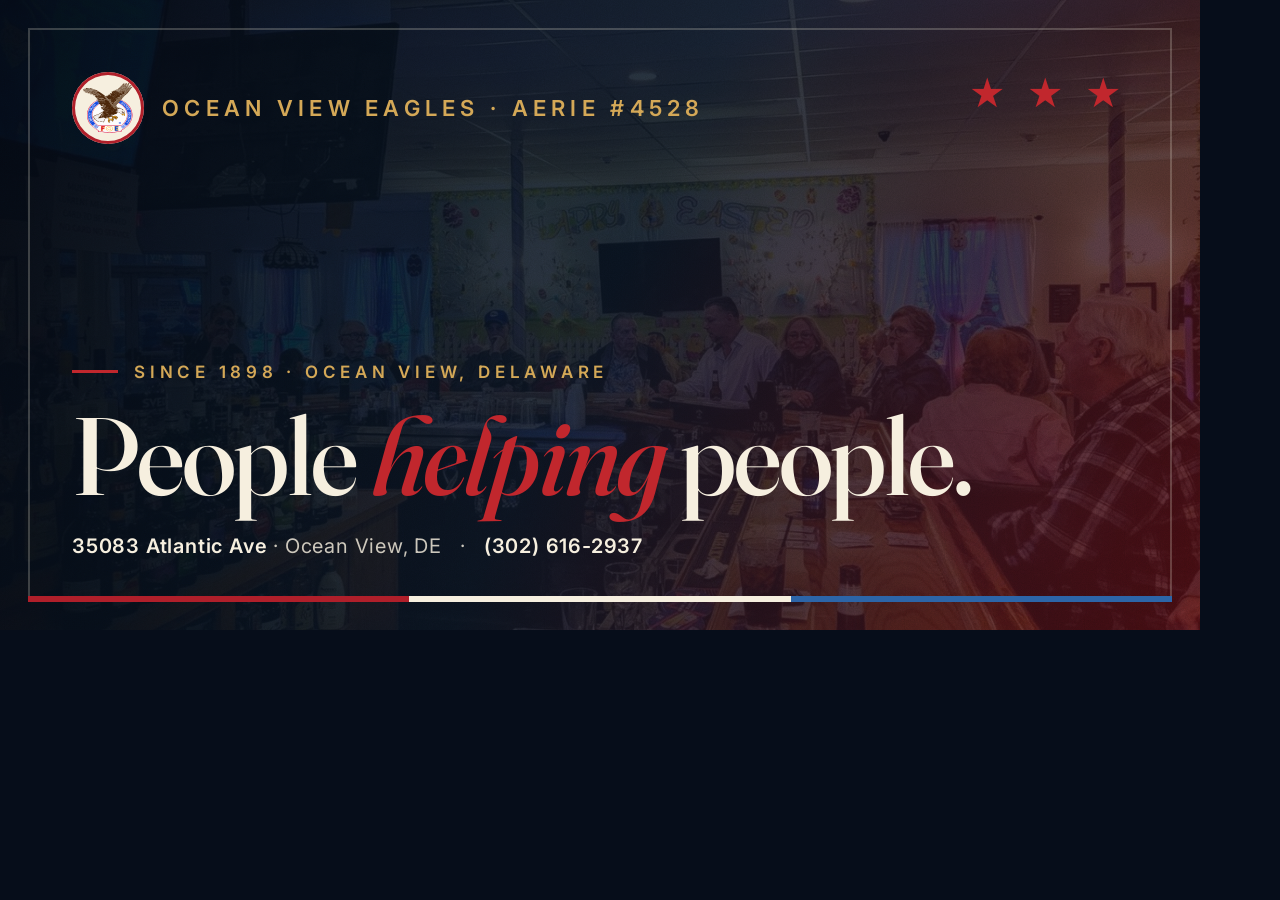
<file: assets/og/card.html>
<!doctype html>
<html lang="en">
<head>
<meta charset="utf-8">
<link href="https://fonts.googleapis.com/css2?family=Fraunces:ital,opsz,wght,SOFT,WONK@0,9..144,400..600,0..100,0..1;1,9..144,400..600,0..100,0..1&family=Inter:wght@400;500;600;700&display=swap" rel="stylesheet">
<style>
  * { box-sizing: border-box; margin: 0; padding: 0; }
  html, body { width: 1200px; height: 630px; overflow: hidden; }
  body {
    font-family: "Inter", -apple-system, sans-serif;
    background: #060D1A;
    color: #F6EFDF;
    position: relative;
  }
  .bg {
    position: absolute; inset: 0;
    background: url("../photos/hero-crowd.jpg") center/cover no-repeat;
    filter: brightness(.38) saturate(1.1);
  }
  .vignette {
    position: absolute; inset: 0;
    background:
      linear-gradient(115deg, rgba(6,13,26,.82) 0%, rgba(14,34,56,.62) 50%, rgba(176,31,42,.35) 100%),
      radial-gradient(1200px 600px at 85% 85%, rgba(176,31,42,.18), transparent 70%);
  }
  .grain {
    position: absolute; inset: 0;
    background-image: url("data:image/svg+xml;utf8,<svg xmlns='http://www.w3.org/2000/svg' width='180' height='180'><filter id='n'><feTurbulence type='fractalNoise' baseFrequency='0.92' numOctaves='2' stitchTiles='stitch'/><feColorMatrix values='0 0 0 0 0  0 0 0 0 0  0 0 0 0 0  0 0 0 0.36 0'/></filter><rect width='100%' height='100%' filter='url(%23n)' opacity='0.55'/></svg>");
    mix-blend-mode: overlay;
    opacity: .9;
  }
  .frame {
    position: absolute;
    inset: 28px;
    border: 2px solid rgba(246,239,223,.22);
  }
  .content {
    position: absolute;
    inset: 72px 72px 72px 72px;
    display: flex;
    flex-direction: column;
    justify-content: space-between;
  }
  .top {
    display: flex;
    align-items: center;
    gap: 18px;
  }
  .seal {
    width: 72px; height: 72px;
    background: #F6EFDF;
    border-radius: 50%;
    box-shadow: inset 0 0 0 3px #B01F2A;
    display: grid;
    place-items: center;
  }
  .seal img { width: 50px; height: 50px; }
  .tag {
    font-family: "Inter", sans-serif;
    font-weight: 600;
    font-size: 22px;
    letter-spacing: .24em;
    text-transform: uppercase;
    color: #D4A857;
  }
  .divider {
    display: flex;
    align-items: center;
    gap: 16px;
    margin-bottom: 22px;
  }
  .divider::before {
    content: "";
    width: 46px;
    height: 3px;
    background: #C1272D;
  }
  .divider span {
    font-family: "Inter", sans-serif;
    font-weight: 600;
    font-size: 17px;
    letter-spacing: .28em;
    text-transform: uppercase;
    color: #D4A857;
  }
  h1 {
    font-family: "Fraunces", serif;
    font-weight: 500;
    font-size: 110px;
    line-height: .93;
    letter-spacing: -.02em;
    color: #F6EFDF;
    max-width: 1000px;
  }
  h1 em {
    font-style: italic;
    color: #C1272D;
    font-weight: 500;
  }
  .meta {
    display: flex;
    gap: 18px;
    margin-top: 28px;
    font-family: "Inter", sans-serif;
    font-size: 20px;
    color: rgba(246,239,223,.82);
    letter-spacing: .04em;
  }
  .meta strong {
    color: #F6EFDF;
    font-weight: 600;
  }
  .stars {
    position: absolute;
    top: 72px;
    right: 72px;
    color: #C1272D;
    font-size: 36px;
    letter-spacing: 6px;
  }
  .tricolor {
    position: absolute;
    left: 28px; right: 28px;
    bottom: 28px;
    height: 6px;
    display: flex;
  }
  .tricolor span { flex: 1; }
  .tricolor span:nth-child(1) { background: #B01F2A; }
  .tricolor span:nth-child(2) { background: #F6EFDF; }
  .tricolor span:nth-child(3) { background: #2C65A8; }
</style>
</head>
<body>
  <div class="bg"></div>
  <div class="vignette"></div>
  <div class="grain"></div>
  <div class="frame"></div>
  <div class="stars">★ ★ ★</div>
  <div class="content">
    <div class="top">
      <span class="seal"><img src="../logos/logo.svg" alt=""></span>
      <span class="tag">Ocean View Eagles · Aerie #4528</span>
    </div>
    <div>
      <div class="divider"><span>Since 1898 · Ocean View, Delaware</span></div>
      <h1>People <em>helping</em> people.</h1>
      <div class="meta">
        <span><strong>35083 Atlantic Ave</strong> · Ocean View, DE</span>
        <span>·</span>
        <span><strong>(302) 616-2937</strong></span>
      </div>
    </div>
  </div>
  <div class="tricolor"><span></span><span></span><span></span></div>
</body>
</html>
</file>
<file: assets/css/site.css>
/* ========================================================================
   OCEAN VIEW EAGLES #4528 — SITE CSS
   Palette rule zero: RED · WHITE · BLUE (FOE / fraternal / Americana).
   Tokens live here; design-system/index.html renders them visibly.
   ======================================================================== */

/* ---------- TOKENS ---------- */
:root {
  /* Red-white-blue heritage core */
  --red-oxblood:   #B01F2A;
  --red-flag:      #C1272D;
  --red-deep:      #7E1820;
  --blue-heritage: #2C65A8;
  --blue-navy:     #0E2238;
  --blue-ink:      #060D1A;
  --white-pure:    #FFFFFF;
  --parchment:     #F6EFDF;
  --paper:         #FAF5E6;
  --paper-deep:    #E8DDBF;

  /* Accents — never lead */
  --brass:         #B8862E;
  --gold-soft:     #D4A857;
  --gold-deep:     #6F4A13;   /* AA ≥ 5.0 on paper */

  /* Neutrals */
  --ink:           #0A0A0A;
  --char:          #1A1A1A;
  --slate:         #3A3A3A;
  --stone:         #6B655A;
  --bone:          #EEE7D3;
  --line:          rgba(14,34,56,.14);
  --line-strong:   rgba(14,34,56,.32);

  /* Type */
  --f-display: "Fraunces", "Playfair Display", Georgia, serif;
  --f-body:    "Inter", -apple-system, BlinkMacSystemFont, "Segoe UI", Helvetica, Arial, sans-serif;

  /* Fluid scale */
  --fs-xs:   clamp(.72rem, .7rem + .1vw, .82rem);
  --fs-sm:   clamp(.84rem, .82rem + .15vw, .95rem);
  --fs-md:   clamp(.98rem, .95rem + .2vw, 1.08rem);
  --fs-lg:   clamp(1.1rem, 1.05rem + .3vw, 1.28rem);
  --fs-xl:   clamp(1.3rem, 1.2rem + .5vw, 1.6rem);
  --fs-2xl:  clamp(1.65rem, 1.4rem + 1.2vw, 2.2rem);
  --fs-3xl:  clamp(2.1rem, 1.6rem + 2.5vw, 3.2rem);
  --fs-4xl:  clamp(2.8rem, 2rem + 4vw, 4.8rem);
  --fs-5xl:  clamp(3.6rem, 2.4rem + 6vw, 7rem);
  --fs-6xl:  clamp(4.4rem, 2.6rem + 9vw, 10rem);

  /* Spacing */
  --px: clamp(24px, 5vw, 96px);
  --py-sm: clamp(48px, 6vw, 80px);
  --py-md: clamp(72px, 8vw, 128px);
  --py-lg: clamp(96px, 10vw, 180px);

  /* Radii (sharp americana — minimal rounding) */
  --r-xs: 2px;
  --r-sm: 4px;
  --r-md: 8px;

  /* Shadows */
  --sh-sm: 0 1px 2px rgba(6,13,26,.08), 0 2px 6px rgba(6,13,26,.06);
  --sh-md: 0 6px 18px rgba(6,13,26,.12), 0 2px 6px rgba(6,13,26,.08);
  --sh-lg: 0 18px 46px rgba(6,13,26,.16), 0 4px 12px rgba(6,13,26,.08);

  /* Transitions */
  --t-snap: 150ms cubic-bezier(.2,.7,.3,1);
  --t-base: 280ms cubic-bezier(.2,.7,.3,1);
  --t-slow: 560ms cubic-bezier(.2,.7,.3,1);

  --nav-h: 76px;
}

/* ---------- RESET ---------- */
*, *::before, *::after { box-sizing: border-box; }
html { -webkit-text-size-adjust: 100%; scroll-behavior: smooth; }
body {
  margin: 0;
  font-family: var(--f-body);
  font-size: var(--fs-md);
  line-height: 1.55;
  color: var(--ink);
  background: var(--paper);
  -webkit-font-smoothing: antialiased;
  -moz-osx-font-smoothing: grayscale;
  text-rendering: optimizeLegibility;
}
img, svg, video { display: block; max-width: 100%; height: auto; }
button { font: inherit; color: inherit; cursor: pointer; border: 0; background: transparent; }
a { color: inherit; text-decoration: none; transition: color var(--t-base); }
ul, ol { margin: 0; padding: 0; list-style: none; }
h1, h2, h3, h4, h5, h6, p { margin: 0; }

/* ---------- TYPOGRAPHY ---------- */
.eyebrow {
  font-family: var(--f-body);
  font-size: var(--fs-xs);
  font-weight: 600;
  letter-spacing: .22em;
  text-transform: uppercase;
  color: var(--gold-deep);
  display: inline-flex;
  align-items: center;
  gap: 10px;
}
.eyebrow::before {
  content: "";
  width: 22px;
  height: 2px;
  background: var(--red-oxblood);
}
.eyebrow--on-dark { color: var(--gold-soft); }
.eyebrow--on-dark::before { background: var(--red-flag); }

.display {
  font-family: var(--f-display);
  font-weight: 500;
  font-optical-sizing: auto;
  font-variation-settings: "opsz" 144, "SOFT" 50, "WONK" 0;
  line-height: .96;
  letter-spacing: -.02em;
  color: var(--blue-navy);
}
.display--mega     { font-size: var(--fs-6xl); }
.display--huge     { font-size: var(--fs-5xl); }
.display--large    { font-size: var(--fs-4xl); }
.display--medium   { font-size: var(--fs-3xl); line-height: 1.02; }
.display--small    { font-size: var(--fs-2xl); line-height: 1.05; }
.display--italic   { font-style: italic; font-variation-settings: "opsz" 144, "SOFT" 100, "WONK" 1; }

.lede {
  font-family: var(--f-body);
  font-size: var(--fs-lg);
  line-height: 1.55;
  color: var(--slate);
}
.body-lg { font-size: var(--fs-lg); }
.body-sm { font-size: var(--fs-sm); color: var(--slate); }

.rev-line {
  display: block;
  overflow: hidden;
  padding: .08em 0 .22em;
}
.rev-line > span {
  display: inline-block;
  transform: translateY(105%);
  transition: transform 900ms cubic-bezier(.2,.7,.3,1);
}
.rev-in .rev-line > span,
.rev-line.rev-in > span { transform: translateY(0); }

.serif-italic { font-family: var(--f-display); font-style: italic; }

/* ---------- LAYOUT ---------- */
.wrap {
  width: 100%;
  max-width: 1440px;
  margin-inline: auto;
  padding-inline: var(--px);
}
.wrap--narrow { max-width: 980px; }
.wrap--wide   { max-width: 1680px; }

.section {
  /* NOTE: use long-hand padding so .wrap gutters never get reset */
  padding-top: var(--py-md);
  padding-bottom: var(--py-md);
  position: relative;
}
.section--sm { padding-top: var(--py-sm); padding-bottom: var(--py-sm); }
.section--lg { padding-top: var(--py-lg); padding-bottom: var(--py-lg); }
.section--paper    { background: var(--paper); color: var(--ink); }
.section--parchment{ background: var(--parchment); color: var(--ink); }
.section--navy     { background: var(--blue-navy); color: var(--paper); }
.section--ink      { background: var(--blue-ink); color: var(--paper); }
.section--red      { background: var(--red-oxblood); color: var(--paper); }
.section--bone     { background: var(--bone); color: var(--ink); }

.tricolor-divider {
  height: 8px;
  display: flex;
  width: 100%;
}
.tricolor-divider > span { flex: 1 1 0; }
.tricolor-divider > span:nth-child(1) { background: var(--red-oxblood); }
.tricolor-divider > span:nth-child(2) { background: var(--paper); }
.tricolor-divider > span:nth-child(3) { background: var(--blue-heritage); }
.section--navy .tricolor-divider > span:nth-child(2),
.section--ink  .tricolor-divider > span:nth-child(2),
.section--red  .tricolor-divider > span:nth-child(2) { background: var(--parchment); }

/* ---------- GRAIN ---------- */
.grain {
  position: fixed;
  inset: 0;
  pointer-events: none;
  z-index: 9;
  mix-blend-mode: multiply;
  opacity: .35;
  background-image: url("data:image/svg+xml;utf8,<svg xmlns='http://www.w3.org/2000/svg' width='180' height='180'><filter id='n'><feTurbulence type='fractalNoise' baseFrequency='0.92' numOctaves='2' stitchTiles='stitch'/><feColorMatrix values='0 0 0 0 0  0 0 0 0 0  0 0 0 0 0  0 0 0 0.42 0'/></filter><rect width='100%' height='100%' filter='url(%23n)' opacity='0.55'/></svg>");
}

/* ---------- NAV ---------- */
.nav {
  position: fixed;
  inset: 0 0 auto 0;
  z-index: 50;
  background: var(--paper);
  color: var(--blue-navy);
  box-shadow: 0 1px 0 rgba(14, 34, 56, .08), 0 6px 22px rgba(14, 34, 56, .07);
  transition: box-shadow var(--t-base);
  overflow: visible;
}
.nav--scrolled {
  box-shadow: 0 1px 0 rgba(14, 34, 56, .1), 0 10px 28px rgba(14, 34, 56, .12);
}
.nav__inner {
  min-height: var(--nav-h);
  display: flex;
  align-items: center;
  justify-content: space-between;
  gap: clamp(12px, 2vw, 24px);
  padding-block: 12px;
}
.nav__brand {
  display: flex;
  align-items: center;
  gap: 12px;
  font-family: var(--f-display);
  font-weight: 500;
  font-size: 1.18rem;
  letter-spacing: .01em;
  color: var(--blue-navy);
  white-space: nowrap;
  flex: 0 0 auto;
  min-width: 0;
}
.nav__brand > span:last-child {
  display: flex;
  flex-direction: column;
  line-height: 1.1;
}
.nav__brand-seal {
  width: 112px;
  height: 112px;
  display: grid;
  place-items: center;
  flex: 0 0 112px;
  background: transparent;
  border: 0;
  box-shadow: none;
  border-radius: 0;
  transform: translateY(30px);
  pointer-events: auto;
}
.nav__brand-seal img {
  width: 112px;
  height: 112px;
  filter: drop-shadow(0 8px 14px rgba(14,34,56,.28)) drop-shadow(0 1px 2px rgba(14,34,56,.2));
}
.nav__brand small {
  display: block;
  font-family: var(--f-body);
  font-weight: 600;
  font-size: .68rem;
  letter-spacing: .2em;
  text-transform: uppercase;
  color: var(--gold-deep);
  white-space: nowrap;
  margin-top: 6px;
}
.nav__brand > span:last-child { line-height: 1.05; }
:root { --nav-h: 76px; }
@media (max-width: 1040px) {
  .nav__brand-seal { width: 96px; height: 96px; flex-basis: 96px; transform: translateY(24px); }
  .nav__brand-seal img { width: 96px; height: 96px; }
}
/* Mobile: no overhang — logo sits inside the header, normal vertical center */
@media (max-width: 900px) {
  .nav__brand-seal {
    width: 48px;
    height: 48px;
    flex-basis: 48px;
    transform: none;
  }
  .nav__brand-seal img {
    width: 48px;
    height: 48px;
    filter: drop-shadow(0 1px 2px rgba(14,34,56,.18));
  }
  .hero { padding-top: calc(var(--nav-h) + 24px); }
  .page-hero { padding-top: calc(var(--nav-h) + clamp(32px, 6vw, 56px)); }
}
@media (max-width: 1180px) {
  .nav__brand { font-size: 1rem; gap: 10px; }
  .nav__brand small { font-size: .62rem; letter-spacing: .16em; }
}
@media (max-width: 1040px) {
  .nav__brand small { display: none; }
}
.nav__menu {
  display: flex;
  gap: clamp(14px, 2vw, 28px);
  align-items: center;
}
.nav__link {
  font-family: var(--f-display);
  font-size: 1.06rem;
  font-weight: 500;
  letter-spacing: .005em;
  color: rgba(14, 34, 56, .78);
  padding: 10px 4px;
  position: relative;
}
.nav__link::after {
  content: "";
  position: absolute;
  left: 4px;
  right: 4px;
  bottom: 4px;
  height: 2px;
  background: var(--red-oxblood);
  transform: scaleX(0);
  transform-origin: left center;
  transition: transform var(--t-base);
}
.nav__link:hover { color: var(--red-oxblood); }
.nav__link:hover::after,
.nav__link[aria-current="page"]::after { transform: scaleX(1); }
.nav__link[aria-current="page"] { color: var(--blue-navy); }
.nav__cta {
  display: inline-flex;
  align-items: center;
  gap: 8px;
  background: var(--red-oxblood);
  color: var(--paper);
  padding: 11px 20px;
  border-radius: var(--r-sm);
  font-family: var(--f-body);
  font-weight: 700;
  font-size: .84rem;
  letter-spacing: .1em;
  text-transform: uppercase;
  box-shadow: 0 2px 6px rgba(176,31,42,.22), 0 1px 2px rgba(14,34,56,.1);
  transition: transform var(--t-base), background-color var(--t-base), box-shadow var(--t-base);
  white-space: nowrap;
  flex: 0 0 auto;
}
.nav__cta:hover {
  background: var(--red-flag);
  transform: translateY(-1px);
  box-shadow: var(--sh-md);
}
.nav__burger { display: none; }

/* Injected mobile-drawer footer — hidden by default (only shows inside the mobile drawer) */
.nav__menu-foot { display: none; }

/* Burger — only visible on small */
@media (max-width: 900px) {
  .nav__burger {
    display: flex;
    align-items: center;
    justify-content: center;
    width: 44px;
    height: 44px;
    padding: 0;
    background: var(--blue-navy);
    color: var(--paper);
    border-radius: 6px;
    border: 2px solid var(--blue-navy);
    box-shadow: var(--sh-sm);
    position: relative;
    z-index: 60;
    transition: background var(--t-base), border-color var(--t-base), color var(--t-base);
  }
  .nav__burger-bars {
    width: 20px;
    height: 14px;
    position: relative;
    display: block;
    flex: 0 0 auto;
  }
  .nav__burger-bars::before,
  .nav__burger-bars::after,
  .nav__burger-bars > span {
    content: "";
    position: absolute;
    left: 0;
    right: 0;
    height: 2.4px;
    background: currentColor;
    border-radius: 2px;
    transition: transform var(--t-base), opacity var(--t-base), top var(--t-base), bottom var(--t-base), background var(--t-base);
  }
  .nav__burger-bars::before { top: 0; }
  .nav__burger-bars > span   { top: calc(50% - 1.2px); }
  .nav__burger-bars::after  { bottom: 0; }
  .nav__burger[aria-expanded="true"] {
    background: var(--red-oxblood);
    border-color: var(--red-oxblood);
    color: var(--paper);
  }
  .nav__burger[aria-expanded="true"] .nav__burger-bars::before {
    top: calc(50% - 1.2px); transform: rotate(45deg);
  }
  .nav__burger[aria-expanded="true"] .nav__burger-bars::after {
    bottom: calc(50% - 1.2px); transform: rotate(-45deg);
  }
  .nav__burger[aria-expanded="true"] .nav__burger-bars > span { opacity: 0; }

  /* Close the main menu — we'll open it as a drawer */
  .nav__menu { display: none; }

  /* Drawer — !important because desktop .nav__menu sets align-items:center */
  .nav__menu.is-open {
    display: flex !important;
    flex-direction: column !important;
    align-items: stretch !important;
    justify-content: flex-start !important;
    position: fixed !important;
    inset: var(--nav-h) 0 0 0 !important;
    width: 100vw;
    height: calc(100vh - var(--nav-h));
    max-height: calc(100vh - var(--nav-h));
    background: var(--blue-ink);
    padding: 10px 0 0;
    margin: 0;
    gap: 0;
    box-shadow: 0 20px 50px rgba(0,0,0,.4);
    overflow-y: auto;
    overscroll-behavior: contain;
    border-top: 4px solid var(--red-oxblood);
    z-index: 55;
  }
  .nav__menu.is-open::before {
    content: "";
    display: block;
    height: 2px;
    margin: 0 0 8px;
    background: linear-gradient(90deg, var(--red-oxblood) 0 33%, var(--paper) 33% 66%, var(--blue-heritage) 66% 100%);
    opacity: .7;
  }
  .nav__menu.is-open .nav__link {
    display: flex;
    align-items: center;
    justify-content: space-between;
    padding: 18px var(--px);
    font-family: var(--f-display);
    font-size: 1.55rem;
    font-weight: 500;
    color: var(--paper);
    letter-spacing: -.01em;
    border-bottom: 1px solid rgba(246, 239, 223, .08);
    line-height: 1.15;
    opacity: 0;
    transform: translateX(-14px);
    animation: drawer-in 400ms cubic-bezier(.2,.7,.3,1) forwards;
  }
  .nav__menu.is-open .nav__link:nth-child(1) { animation-delay: 50ms; }
  .nav__menu.is-open .nav__link:nth-child(2) { animation-delay: 90ms; }
  .nav__menu.is-open .nav__link:nth-child(3) { animation-delay: 130ms; }
  .nav__menu.is-open .nav__link:nth-child(4) { animation-delay: 170ms; }
  .nav__menu.is-open .nav__link:nth-child(5) { animation-delay: 210ms; }
  .nav__menu.is-open .nav__link:nth-child(6) { animation-delay: 250ms; }
  .nav__menu.is-open .nav__link:nth-child(7) { animation-delay: 290ms; }
  .nav__menu.is-open .nav__link:nth-child(8) { animation-delay: 330ms; }

  .nav__menu.is-open .nav__link::after {
    content: "→";
    color: var(--gold-soft);
    font-size: 1.1rem;
    font-family: var(--f-body);
    opacity: .5;
    transition: transform var(--t-base), opacity var(--t-base);
    position: static;
    background: none;
    transform: none;
  }
  .nav__menu.is-open .nav__link:hover { background: rgba(176, 31, 42, .22); color: var(--paper); }
  .nav__menu.is-open .nav__link:hover::after { transform: translateX(4px); opacity: 1; }
  .nav__menu.is-open .nav__link[aria-current="page"] {
    background: rgba(176, 31, 42, .14);
  }
  .nav__menu.is-open .nav__link[aria-current="page"]::after { color: var(--red-flag); opacity: 1; }

  .nav__menu.is-open .nav__menu-foot {
    display: grid;
    margin-top: auto;
    padding: 24px var(--px) calc(24px + env(safe-area-inset-bottom));
    background: rgba(6, 13, 26, .4);
    border-top: 1px solid rgba(246, 239, 223, .08);
    gap: 18px;
    opacity: 0;
    transform: translateY(8px);
    animation: drawer-in 400ms cubic-bezier(.2,.7,.3,1) forwards;
    animation-delay: 340ms;
  }
  .nav__menu-foot__cta {
    display: flex;
    align-items: center;
    justify-content: center;
    gap: 8px;
    background: var(--red-oxblood);
    color: var(--paper);
    padding: 16px 22px;
    border-radius: 6px;
    font-family: var(--f-body);
    font-weight: 700;
    font-size: .9rem;
    letter-spacing: .12em;
    text-transform: uppercase;
    box-shadow: var(--sh-md);
  }
  .nav__menu-foot__cta::after {
    content: "→";
    color: var(--paper);
  }
  .nav__menu-foot__contact {
    display: grid;
    gap: 6px;
    font-family: var(--f-body);
    font-size: .92rem;
    color: rgba(246, 239, 223, .75);
  }
  .nav__menu-foot__contact a { color: var(--paper); font-weight: 600; }
  .nav__menu-foot__contact small {
    display: block;
    margin-top: 6px;
    font-size: .72rem;
    letter-spacing: .22em;
    text-transform: uppercase;
    color: var(--gold-soft);
  }

  @keyframes drawer-in {
    to { opacity: 1; transform: translateX(0) translateY(0); }
  }

  body.nav-open { overflow: hidden; }
}

@media (max-width: 720px) {
  .nav__cta { display: none; }
}

/* ---------- BUTTONS ---------- */
.btn {
  display: inline-flex;
  align-items: center;
  gap: 10px;
  padding: 14px 24px;
  font-family: var(--f-body);
  font-weight: 600;
  font-size: .9rem;
  letter-spacing: .08em;
  text-transform: uppercase;
  border-radius: var(--r-sm);
  transition: transform var(--t-base), background-color var(--t-base), color var(--t-base), box-shadow var(--t-base), border-color var(--t-base);
  box-shadow: var(--sh-sm);
  line-height: 1;
  cursor: pointer;
  border: 2px solid transparent;
}
.btn svg { width: 16px; height: 16px; }
.btn:hover { transform: translateY(-1px); box-shadow: var(--sh-md); }
.btn--primary {
  background: var(--red-oxblood);
  color: var(--paper);
}
.btn--primary:hover { background: var(--red-flag); }
.btn--secondary {
  background: var(--blue-navy);
  color: var(--paper);
}
.btn--secondary:hover { background: var(--blue-heritage); }
.btn--ghost-light {
  background: transparent;
  color: var(--paper);
  border-color: rgba(246, 239, 223, .4);
  box-shadow: none;
}
.btn--ghost-light:hover {
  background: var(--paper);
  color: var(--blue-navy);
  border-color: var(--paper);
}
.btn--ghost-dark {
  background: transparent;
  color: var(--blue-navy);
  border-color: var(--blue-navy);
  box-shadow: none;
}
.btn--ghost-dark:hover {
  background: var(--blue-navy);
  color: var(--paper);
}
.btn--link {
  background: transparent;
  color: var(--red-oxblood);
  box-shadow: none;
  padding: 8px 0;
  border-radius: 0;
  border-bottom: 2px solid var(--red-oxblood);
}
.btn--link:hover {
  background: transparent;
  color: var(--red-deep);
  transform: none;
  box-shadow: none;
}

/* ---------- PILLS / TAGS ---------- */
.pill {
  display: inline-flex;
  align-items: center;
  gap: 8px;
  font-family: var(--f-body);
  font-weight: 600;
  font-size: .74rem;
  letter-spacing: .18em;
  text-transform: uppercase;
  padding: 6px 12px;
  border-radius: 999px;
  background: var(--paper);
  color: var(--red-deep);
  border: 1.5px solid var(--red-oxblood);
}
.pill--blue { color: var(--blue-navy); border-color: var(--blue-heritage); }
.pill--gold { color: var(--gold-deep); border-color: var(--gold-soft); }
.pill--solid-red   { background: var(--red-oxblood); color: var(--paper); border-color: var(--red-oxblood); }
.pill--solid-blue  { background: var(--blue-heritage); color: var(--paper); border-color: var(--blue-heritage); }
.pill--solid-navy  { background: var(--blue-navy); color: var(--paper); border-color: var(--blue-navy); }

/* ---------- HERO (editorial split + slider) ---------- */
.hero {
  position: relative;
  background: var(--paper);
  padding-top: calc(var(--nav-h) + clamp(56px, 6vw, 96px));
  overflow: hidden;
  border-bottom: 8px solid var(--red-oxblood);
}
.hero__grid {
  display: grid;
  grid-template-columns: minmax(0, 1fr) minmax(0, 1.15fr);
  gap: clamp(24px, 4vw, 64px);
  align-items: center;
  min-height: 62vh;
  padding-bottom: clamp(48px, 5vw, 72px);
}
.hero__text {
  padding-bottom: 0;
  position: relative;
  z-index: 2;
}
.hero__media {
  position: relative;
  overflow: visible;
}
.hero__frame {
  position: relative;
  aspect-ratio: 6 / 5;
  max-height: 540px;
  background: var(--blue-navy);
  border-radius: 2px;
  overflow: hidden;
  box-shadow: var(--sh-lg);
}
.hero__frame::after {
  content: "";
  position: absolute;
  inset: 0;
  pointer-events: none;
  background: linear-gradient(180deg, rgba(6,13,26,0) 40%, rgba(6,13,26,.55) 100%);
}
.hero__frame-badge {
  position: absolute;
  top: 18px;
  left: 18px;
  z-index: 3;
  background: var(--red-oxblood);
  color: var(--paper);
  padding: 9px 14px;
  border-radius: var(--r-xs);
  font-size: .7rem;
  font-weight: 700;
  letter-spacing: .2em;
  text-transform: uppercase;
  box-shadow: var(--sh-md);
}

.hero__slide {
  position: absolute;
  inset: 0;
  opacity: 0;
  transition: opacity 900ms cubic-bezier(.2,.7,.3,1);
  pointer-events: none;
}
.hero__slide--active { opacity: 1; pointer-events: auto; }
.hero__slide-img {
  position: absolute;
  inset: 0;
  width: 100%;
  height: 100%;
  object-fit: cover;
  transform: scale(1.08);
  transition: transform 9s linear;
}
.hero__slide--active .hero__slide-img {
  transform: scale(1);
}

.hero__text-slide {
  display: none;
}
.hero__text-slide--active { display: block; }

.hero__controls {
  position: absolute;
  left: 0; right: 0;
  bottom: 0;
  padding: 20px var(--px);
  display: flex;
  align-items: center;
  gap: 18px;
  z-index: 4;
  background: linear-gradient(180deg, transparent 0, rgba(6,13,26,.5) 100%);
  color: var(--paper);
}
.hero__progress {
  flex: 1 1 auto;
  height: 2px;
  background: rgba(246,239,223,.25);
  position: relative;
  overflow: hidden;
}
.hero__progress-fill {
  position: absolute;
  inset: 0 auto 0 0;
  width: 0%;
  background: var(--red-flag);
  transition: width .2s linear;
}
.hero__dots { display: flex; gap: 6px; }
.hero__dot {
  width: 28px;
  height: 2px;
  background: rgba(246,239,223,.35);
  cursor: pointer;
  transition: background var(--t-base), height var(--t-base);
  border: 0;
  padding: 0;
}
.hero__dot:hover,
.hero__dot--active { background: var(--paper); height: 3px; }

.hero__arrow {
  position: absolute;
  top: 50%;
  z-index: 6;
  width: 56px;
  height: 56px;
  display: grid;
  place-items: center;
  background: var(--paper);
  color: var(--blue-navy);
  border: 2px solid var(--blue-navy);
  border-radius: 6px;
  cursor: pointer;
  transform: translateY(-50%);
  box-shadow: var(--sh-md);
  transition: background var(--t-base), border-color var(--t-base), color var(--t-base), transform var(--t-base), box-shadow var(--t-base);
}
.hero__arrow svg { width: 22px; height: 22px; stroke-width: 2.4; }
.hero__arrow::after {
  content: "";
  position: absolute;
  inset: 0;
  border-radius: 6px;
  background: var(--red-oxblood);
  opacity: 0;
  transition: opacity var(--t-base);
  z-index: -1;
}
.hero__arrow:hover {
  background: var(--red-oxblood);
  border-color: var(--red-oxblood);
  color: var(--paper);
  box-shadow: var(--sh-lg);
}
.hero__arrow:hover.hero__arrow--prev { transform: translateY(-50%) translateX(-3px); }
.hero__arrow:hover.hero__arrow--next { transform: translateY(-50%) translateX(3px); }
.hero__arrow:focus-visible {
  outline: 2px solid var(--red-flag);
  outline-offset: 3px;
}
.hero__arrow--prev { left: -28px; }
.hero__arrow--next { right: -28px; }

@media (max-width: 1100px) {
  .hero__arrow { width: 48px; height: 48px; }
  .hero__arrow--prev { left: -24px; }
  .hero__arrow--next { right: -24px; }
}
@media (max-width: 880px) {
  /* Image stacks above text — arrows move inside the frame's edges */
  .hero__arrow { width: 44px; height: 44px; }
  .hero__arrow--prev { left: 10px; }
  .hero__arrow--next { right: 10px; }
}

.hero__ctas {
  display: flex;
  flex-wrap: wrap;
  gap: 12px;
  margin-top: 28px;
}

.hero__h1 {
  font-size: var(--fs-5xl);
  line-height: .94;
  letter-spacing: -.02em;
  color: var(--blue-navy);
  font-family: var(--f-display);
  font-weight: 500;
  margin-top: 18px;
}
.hero__h1 em {
  font-style: italic;
  color: var(--red-oxblood);
  font-variation-settings: "opsz" 144, "SOFT" 100;
}
.hero__sub {
  margin-top: 22px;
  max-width: 54ch;
  font-size: var(--fs-lg);
  color: var(--slate);
  line-height: 1.5;
}

@media (max-width: 880px) {
  .hero__grid { grid-template-columns: 1fr; min-height: auto; }
  .hero__frame { order: -1; aspect-ratio: 5 / 4; margin-top: 8px; }
  .hero__text { padding-bottom: 40px; }
  .hero { border-bottom-width: 6px; }
}

/* ---------- MOTTO MARQUEE ---------- */
.marquee {
  background: var(--blue-navy);
  color: var(--paper);
  border-block: 2px solid var(--red-oxblood);
  overflow: hidden;
  padding: clamp(26px, 4vw, 44px) 0;
  position: relative;
}
.marquee--paper { background: var(--paper); color: var(--blue-navy); }
.marquee__track {
  display: flex;
  gap: 56px;
  white-space: nowrap;
  animation: marquee-scroll 38s linear infinite;
  will-change: transform;
  font-family: var(--f-display);
  font-weight: 500;
  font-size: clamp(2.2rem, 4vw, 4rem);
  line-height: 1;
  letter-spacing: -.01em;
}
.marquee__track > span {
  display: inline-flex;
  align-items: center;
  gap: 56px;
}
.marquee__track > span::after {
  content: "★";
  color: var(--red-flag);
  font-size: .7em;
  transform: translateY(-0.1em);
}
.marquee:hover .marquee__track { animation-play-state: paused; }

@keyframes marquee-scroll {
  from { transform: translate3d(0,0,0); }
  to   { transform: translate3d(-50%,0,0); }
}

/* ---------- HERITAGE (Roman + Arabic numeral block) ---------- */
.heritage {
  background: var(--blue-ink);
  color: var(--paper);
  position: relative;
  overflow: hidden;
}
.heritage::before {
  content: "";
  position: absolute;
  inset: 0;
  background: radial-gradient(1200px 420px at 50% 0%, rgba(184,134,46,.18), transparent 60%);
  pointer-events: none;
}
.heritage__grid {
  display: grid;
  grid-template-columns: 1fr 1fr;
  gap: clamp(24px, 6vw, 96px);
  align-items: center;
  position: relative;
  z-index: 1;
}
.heritage__col h3 {
  font-size: var(--fs-xs);
  font-weight: 600;
  letter-spacing: .28em;
  text-transform: uppercase;
  color: var(--gold-soft);
  margin-bottom: 10px;
}
.heritage__roman {
  font-family: var(--f-display);
  font-weight: 400;
  font-size: var(--fs-5xl);
  line-height: 1;
  letter-spacing: .02em;
  color: var(--paper);
}
.heritage__arabic {
  font-family: var(--f-display);
  font-style: italic;
  font-weight: 400;
  font-size: var(--fs-xl);
  color: var(--gold-soft);
  margin-top: 8px;
}
.heritage__body {
  font-size: var(--fs-lg);
  color: rgba(246, 239, 223, .82);
  max-width: 52ch;
  line-height: 1.55;
}
.heritage__rule {
  height: 2px;
  width: 88px;
  background: var(--red-flag);
  margin: 18px 0 22px;
}
@media (max-width: 820px) {
  .heritage__grid { grid-template-columns: 1fr; gap: clamp(28px, 7vw, 48px); }
  .heritage__col { padding: 20px 0 8px; position: relative; }
  .heritage__col + .heritage__col { border-top: 1px solid rgba(246,239,223,.12); padding-top: 32px; }
  .heritage__roman {
    font-size: clamp(2.4rem, 10vw, 4rem);
    word-break: break-word;
    overflow-wrap: anywhere;
    letter-spacing: .01em;
  }
  .heritage__arabic { font-size: var(--fs-md); margin-top: 6px; }
  .heritage__col h3 { margin-bottom: 4px; }
  .heritage__rule { margin: 14px 0 16px; }
  .heritage__body { font-size: var(--fs-md); }
}

/* ---------- SEAL MOMENT ---------- */
.seal {
  background: var(--parchment);
  position: relative;
  overflow: hidden;
}
.seal::before {
  content: "";
  position: absolute;
  inset: 0;
  background-image:
    repeating-linear-gradient(0deg, rgba(111,74,19,.04) 0, rgba(111,74,19,.04) 1px, transparent 1px, transparent 4px),
    repeating-linear-gradient(90deg, rgba(111,74,19,.04) 0, rgba(111,74,19,.04) 1px, transparent 1px, transparent 4px);
  pointer-events: none;
}
.seal__inner {
  display: grid;
  place-items: center;
  text-align: center;
  padding: var(--py-lg) var(--px);
  gap: 24px;
  position: relative;
  z-index: 1;
}
.seal__mark {
  width: clamp(220px, 28vw, 360px);
  aspect-ratio: 392 / 500;
  filter: drop-shadow(0 18px 34px rgba(14,34,56,.25));
}
.seal__motto {
  font-family: var(--f-display);
  font-weight: 500;
  font-size: var(--fs-4xl);
  line-height: 1;
  color: var(--blue-navy);
  letter-spacing: -.015em;
}
.seal__motto em {
  font-style: italic;
  color: var(--red-oxblood);
}
.seal__caption {
  font-size: var(--fs-xs);
  font-weight: 600;
  letter-spacing: .3em;
  text-transform: uppercase;
  color: var(--gold-deep);
}
.seal__stars {
  display: flex;
  gap: 12px;
  color: var(--red-oxblood);
  font-size: 1.2rem;
}

/* ---------- STATS BAND (verifiable only) ---------- */
.stats {
  display: grid;
  grid-template-columns: repeat(3, 1fr);
  gap: clamp(16px, 3vw, 48px);
  padding-block: clamp(36px, 4vw, 64px);
}
.stat {
  text-align: center;
  padding: 24px 14px;
  border: 1px solid var(--line);
  background: var(--paper);
}
.section--navy .stat,
.section--ink .stat,
.section--red .stat {
  background: rgba(246, 239, 223, .06);
  border-color: rgba(246, 239, 223, .14);
}
.stat__value {
  font-family: var(--f-display);
  font-weight: 400;
  font-size: var(--fs-3xl);
  color: var(--red-oxblood);
  line-height: 1;
}
.section--navy .stat__value,
.section--ink .stat__value { color: var(--gold-soft); }
.stat__label {
  margin-top: 10px;
  font-size: var(--fs-xs);
  font-weight: 600;
  letter-spacing: .22em;
  text-transform: uppercase;
  color: var(--stone);
}
.section--navy .stat__label,
.section--ink .stat__label,
.section--red .stat__label { color: rgba(246, 239, 223, .75); }

.stats--6 .stat__value { font-size: var(--fs-2xl); letter-spacing: -.005em; }
.stats--6 .stat__label { font-size: .72rem; }

@media (max-width: 980px) {
  .stats--6 { grid-template-columns: repeat(2, 1fr); }
}
@media (max-width: 720px) {
  .stats { grid-template-columns: 1fr; }
  .stats--6 { grid-template-columns: 1fr; }
}

/* ---------- EDITORIAL TESTIMONIAL ---------- */
.quote-slab {
  background: var(--blue-ink);
  color: var(--paper);
  position: relative;
  overflow: hidden;
}
.quote-slab::before {
  content: "";
  position: absolute;
  inset: 0;
  background-image: linear-gradient(120deg, rgba(176,31,42,.22), transparent 40%);
  pointer-events: none;
}
.quote-slab__inner {
  display: grid;
  grid-template-columns: minmax(0, 1fr) minmax(0, 1.6fr);
  gap: clamp(24px, 4vw, 72px);
  align-items: center;
  padding-block: var(--py-lg);
  position: relative;
  z-index: 1;
}
.quote-slab__meta {
  font-family: var(--f-body);
  font-weight: 600;
  font-size: var(--fs-xs);
  letter-spacing: .3em;
  text-transform: uppercase;
  color: var(--gold-soft);
}
.quote-slab__mark {
  font-family: var(--f-display);
  font-style: italic;
  font-size: clamp(5rem, 10vw, 10rem);
  color: var(--red-flag);
  line-height: 1;
  margin-bottom: -.25em;
}
.quote-slab__body {
  font-family: var(--f-display);
  font-style: italic;
  font-weight: 400;
  font-size: clamp(1.6rem, 3.2vw, 2.9rem);
  line-height: 1.18;
  letter-spacing: -.01em;
  color: var(--paper);
}
.quote-slab__attr {
  margin-top: 28px;
  font-size: var(--fs-sm);
  color: rgba(246, 239, 223, .7);
  letter-spacing: .06em;
}
.quote-slab__attr strong {
  font-weight: 600;
  color: var(--paper);
}
@media (max-width: 820px) {
  .quote-slab__inner { grid-template-columns: 1fr; }
}

/* ---------- CARDS ---------- */
.card {
  background: var(--paper);
  border: 1px solid var(--line);
  border-radius: var(--r-sm);
  overflow: hidden;
  display: flex;
  flex-direction: column;
  transition: transform var(--t-base), box-shadow var(--t-base), border-color var(--t-base);
}
.card:hover {
  transform: translateY(-2px);
  box-shadow: var(--sh-md);
  border-color: var(--line-strong);
}
.card__media {
  aspect-ratio: 4 / 3;
  overflow: hidden;
  background: var(--blue-navy);
}
.card__media img {
  width: 100%;
  height: 100%;
  object-fit: cover;
  transition: transform var(--t-slow);
}
.card:hover .card__media img { transform: scale(1.04); }
.card__body {
  padding: 22px 22px 26px;
  display: flex;
  flex-direction: column;
  gap: 10px;
  flex: 1 1 auto;
}
.card__title {
  font-family: var(--f-display);
  font-size: var(--fs-xl);
  line-height: 1.15;
  color: var(--blue-navy);
  font-weight: 500;
}
.card__copy {
  font-size: var(--fs-md);
  color: var(--slate);
  line-height: 1.5;
}
.card__foot {
  margin-top: auto;
  padding-top: 8px;
}

/* ---------- CAUSE CARD ---------- */
.cause {
  display: flex;
  flex-direction: column;
  background: var(--paper);
  border: 1px solid var(--line);
  overflow: hidden;
  transition: transform var(--t-base), box-shadow var(--t-base);
}
.cause:hover {
  transform: translateY(-2px);
  box-shadow: var(--sh-md);
}
.cause__logo {
  background: var(--white-pure);
  padding: 28px 24px;
  min-height: 180px;
  display: grid;
  place-items: center;
  border-bottom: 1px solid var(--line);
}
.cause__logo img {
  max-height: 100px;
  max-width: 72%;
  object-fit: contain;
}
.cause__logo--navy { background: var(--blue-navy); }
.cause__logo--paper{ background: var(--paper); }
.cause__body {
  padding: 22px 22px 26px;
  display: flex;
  flex-direction: column;
  gap: 10px;
  flex: 1 1 auto;
}
.cause__title {
  font-family: var(--f-display);
  font-size: var(--fs-xl);
  color: var(--blue-navy);
  font-weight: 500;
  line-height: 1.15;
}
.cause__copy {
  font-size: var(--fs-md);
  color: var(--slate);
  line-height: 1.55;
}
.cause__link {
  margin-top: auto;
  padding-top: 14px;
  font-size: var(--fs-xs);
  font-weight: 600;
  letter-spacing: .2em;
  text-transform: uppercase;
  color: var(--red-oxblood);
  display: inline-flex;
  align-items: center;
  gap: 8px;
}
.cause__link:hover { color: var(--red-deep); }

/* ---------- ASYMMETRIC GALLERY ---------- */
.mosaic {
  display: grid;
  grid-template-columns: repeat(12, 1fr);
  grid-auto-rows: 120px;
  gap: 10px;
}
.mosaic__tile {
  position: relative;
  overflow: hidden;
  background: var(--blue-navy);
}
.mosaic__tile img {
  width: 100%;
  height: 100%;
  object-fit: cover;
  transition: transform 900ms cubic-bezier(.2,.7,.3,1);
}
.mosaic__tile:hover img { transform: scale(1.06); }
.mosaic__cap {
  position: absolute;
  left: 14px;
  right: 14px;
  bottom: 14px;
  color: var(--paper);
  font-size: var(--fs-xs);
  font-weight: 600;
  letter-spacing: .14em;
  text-transform: uppercase;
  padding: 10px 14px;
  background: rgba(6, 13, 26, .68);
  backdrop-filter: blur(4px);
  opacity: 0;
  transform: translateY(6px);
  transition: opacity var(--t-base), transform var(--t-base);
}
.mosaic__tile:hover .mosaic__cap {
  opacity: 1;
  transform: translateY(0);
}
/* 7-tile asymmetric layout */
.mosaic__tile:nth-child(1) { grid-column: span 7; grid-row: span 3; }
.mosaic__tile:nth-child(2) { grid-column: span 5; grid-row: span 2; }
.mosaic__tile:nth-child(3) { grid-column: span 3; grid-row: span 2; }
.mosaic__tile:nth-child(4) { grid-column: span 2; grid-row: span 1; }
.mosaic__tile:nth-child(5) { grid-column: span 4; grid-row: span 2; }
.mosaic__tile:nth-child(6) { grid-column: span 4; grid-row: span 2; }
.mosaic__tile:nth-child(7) { grid-column: span 4; grid-row: span 2; }
@media (max-width: 820px) {
  .mosaic { grid-template-columns: repeat(6, 1fr); grid-auto-rows: 110px; }
  .mosaic__tile:nth-child(1) { grid-column: span 6; grid-row: span 2; }
  .mosaic__tile:nth-child(2) { grid-column: span 3; grid-row: span 2; }
  .mosaic__tile:nth-child(3) { grid-column: span 3; grid-row: span 2; }
  .mosaic__tile:nth-child(4),
  .mosaic__tile:nth-child(5),
  .mosaic__tile:nth-child(6),
  .mosaic__tile:nth-child(7) { grid-column: span 3; grid-row: span 2; }
}

/* ---------- SECTION HEADER (page headers) ---------- */
.page-hero {
  background: var(--blue-navy);
  color: var(--paper);
  padding-top: calc(var(--nav-h) + clamp(72px, 8vw, 120px));
  padding-bottom: clamp(48px, 6vw, 80px);
  position: relative;
  overflow: hidden;
  border-bottom: 6px solid var(--red-oxblood);
}
.page-hero__img {
  position: absolute;
  inset: 0;
  width: 100%;
  height: 100%;
  object-fit: cover;
  opacity: .24;
  mix-blend-mode: screen;
}
.page-hero__img-wrap {
  position: absolute;
  inset: 0;
  overflow: hidden;
  pointer-events: none;
}
.page-hero__img-wrap::after {
  content: "";
  position: absolute;
  inset: 0;
  background: linear-gradient(110deg, rgba(6,13,26,.82), rgba(14,34,56,.68) 45%, rgba(176,31,42,.28));
}
.page-hero__inner {
  position: relative;
  z-index: 2;
  display: grid;
  gap: 14px;
  max-width: 72ch;
}
.page-hero__title {
  font-family: var(--f-display);
  font-weight: 500;
  font-size: var(--fs-5xl);
  letter-spacing: -.02em;
  line-height: .96;
  color: var(--paper);
}
.page-hero__title em { font-style: italic; color: var(--gold-soft); }
.page-hero__sub {
  font-size: var(--fs-lg);
  color: rgba(246, 239, 223, .86);
  line-height: 1.5;
  max-width: 64ch;
}
.page-hero__meta {
  display: flex;
  flex-wrap: wrap;
  gap: 10px;
  margin-top: 6px;
}
.page-hero--short { padding-bottom: clamp(36px, 4vw, 56px); }

/* Landscape 16:10 header variant — keep below 360px tall */
.page-hero__frame {
  margin-top: 24px;
  aspect-ratio: 16 / 10;
  max-height: 360px;
  overflow: hidden;
  border-radius: 2px;
  box-shadow: var(--sh-lg);
  border: 2px solid rgba(246, 239, 223, .2);
}
.page-hero__frame img { width: 100%; height: 100%; object-fit: cover; }

/* ---------- TIMELINE ---------- */
.timeline {
  display: grid;
  gap: clamp(28px, 3vw, 48px);
  position: relative;
  margin-top: 32px;
}
.timeline__item {
  display: grid;
  grid-template-columns: 150px 1fr;
  gap: clamp(20px, 3vw, 44px);
  padding-bottom: 28px;
  border-bottom: 1px solid var(--line);
}
.timeline__year {
  font-family: var(--f-display);
  font-weight: 400;
  font-size: var(--fs-3xl);
  color: var(--red-oxblood);
  line-height: 1;
}
.timeline__year small {
  display: block;
  font-family: var(--f-body);
  font-weight: 600;
  font-size: .72rem;
  letter-spacing: .24em;
  color: var(--stone);
  margin-top: 6px;
  text-transform: uppercase;
}
.timeline__title {
  font-family: var(--f-display);
  font-size: var(--fs-2xl);
  color: var(--blue-navy);
  font-weight: 500;
  margin-bottom: 8px;
  line-height: 1.15;
}
.timeline__body { color: var(--slate); max-width: 58ch; }
@media (max-width: 720px) {
  .timeline__item { grid-template-columns: 1fr; gap: 12px; }
}

/* ---------- MENU (food) ---------- */
.menu-category {
  display: grid;
  grid-template-columns: 260px 1fr;
  gap: clamp(20px, 4vw, 56px);
  padding: clamp(28px, 4vw, 44px) 0;
  border-top: 1px solid var(--line);
}
.menu-category:first-child { border-top: 0; }
.menu-category__heading {
  font-family: var(--f-display);
  font-size: var(--fs-3xl);
  line-height: 1;
  color: var(--blue-navy);
  font-weight: 400;
}
.menu-category__note {
  font-size: var(--fs-sm);
  color: var(--stone);
  margin-top: 8px;
}
.menu-list { display: grid; gap: 14px; }
.menu-row {
  display: flex;
  align-items: baseline;
  gap: 16px;
}
.menu-row__name {
  font-family: var(--f-display);
  font-size: var(--fs-xl);
  color: var(--blue-navy);
  font-weight: 500;
}
.menu-row__dots {
  flex: 1 1 auto;
  border-bottom: 1px dotted var(--line-strong);
  transform: translateY(-4px);
}
.menu-row__price {
  font-family: var(--f-display);
  font-size: var(--fs-lg);
  color: var(--red-oxblood);
  font-weight: 500;
}
.menu-row__note {
  grid-column: 1 / -1;
  display: block;
  font-size: var(--fs-sm);
  color: var(--stone);
  margin-top: 2px;
}
@media (max-width: 720px) {
  .menu-category { grid-template-columns: 1fr; }
}

/* ---------- EVENTS / DAY SPECIALS ---------- */
.week-grid {
  display: grid;
  grid-template-columns: repeat(7, 1fr);
  gap: 1px;
  background: var(--line);
  border: 1px solid var(--line);
  border-radius: var(--r-sm);
  overflow: hidden;
}
.week-grid__day {
  background: var(--paper);
  padding: 22px 18px 26px;
  min-height: 180px;
  display: flex;
  flex-direction: column;
  gap: 10px;
}
.week-grid__day--hot {
  background: var(--red-oxblood);
  color: var(--paper);
}
.week-grid__name {
  font-family: var(--f-display);
  font-size: var(--fs-xl);
  color: var(--blue-navy);
  font-weight: 500;
}
.week-grid__day--hot .week-grid__name { color: var(--paper); }
.week-grid__copy {
  font-size: var(--fs-sm);
  color: var(--slate);
  line-height: 1.5;
}
.week-grid__day--hot .week-grid__copy { color: rgba(246, 239, 223, .92); }
@media (max-width: 980px) { .week-grid { grid-template-columns: repeat(2, 1fr); } }
@media (max-width: 520px) { .week-grid { grid-template-columns: 1fr; } }

/* ---------- FAQ ---------- */
.faq {
  display: grid;
  gap: 14px;
  max-width: 820px;
}
.faq__item {
  background: var(--paper);
  border: 1px solid var(--line);
  border-left: 4px solid var(--red-oxblood);
  border-radius: var(--r-xs);
  padding: 20px 22px;
}
.faq__q {
  font-family: var(--f-display);
  font-size: var(--fs-xl);
  color: var(--blue-navy);
  font-weight: 500;
  margin-bottom: 8px;
}
.faq__a {
  color: var(--slate);
  line-height: 1.55;
}

/* ---------- CONTACT ---------- */
.contact-grid {
  display: grid;
  grid-template-columns: 1.2fr 1fr;
  gap: clamp(28px, 4vw, 64px);
}
.contact-card {
  background: var(--paper);
  border: 1px solid var(--line);
  padding: 28px;
  border-radius: var(--r-sm);
}
.contact-row {
  display: flex;
  gap: 14px;
  padding: 14px 0;
  border-top: 1px solid var(--line);
}
.contact-row:first-of-type { border-top: 0; }
.contact-row__key {
  font-size: var(--fs-xs);
  font-weight: 600;
  letter-spacing: .2em;
  color: var(--stone);
  text-transform: uppercase;
  min-width: 100px;
  padding-top: 4px;
}
.contact-row__val {
  font-family: var(--f-display);
  font-size: var(--fs-xl);
  color: var(--blue-navy);
  font-weight: 500;
  line-height: 1.25;
}
.contact-row__val a:hover { color: var(--red-oxblood); }

.form {
  display: grid;
  gap: 16px;
}
.form__row { display: grid; gap: 6px; }
.form__label {
  font-size: var(--fs-xs);
  font-weight: 600;
  letter-spacing: .18em;
  text-transform: uppercase;
  color: var(--stone);
}
.form__input,
.form__textarea {
  font: inherit;
  padding: 14px 14px;
  background: var(--white-pure);
  border: 1px solid var(--line);
  border-radius: var(--r-xs);
  color: var(--ink);
  transition: border-color var(--t-base), box-shadow var(--t-base);
}
.form__input:focus,
.form__textarea:focus {
  outline: none;
  border-color: var(--blue-heritage);
  box-shadow: 0 0 0 3px rgba(44, 101, 168, .2);
}
.form__textarea { min-height: 140px; resize: vertical; }
.form__grid-2 { display: grid; grid-template-columns: 1fr 1fr; gap: 14px; }
@media (max-width: 720px) {
  .contact-grid { grid-template-columns: 1fr; gap: 32px; }
  .form__grid-2 { grid-template-columns: 1fr; }
  .contact-card { padding: 22px 18px; }
}
@media (max-width: 560px) {
  .contact-row {
    flex-direction: column;
    gap: 6px;
    padding: 14px 0;
  }
  .contact-row__key {
    min-width: 0;
    padding-top: 0;
    font-size: .7rem;
  }
  .contact-row__val {
    font-size: var(--fs-lg);
    line-height: 1.25;
  }
}

/* ---------- FOOTER ---------- */
.foot {
  background: var(--blue-ink);
  color: rgba(246, 239, 223, .82);
  padding-top: clamp(64px, 6vw, 96px);
  padding-bottom: 40px;
}
.foot__grid {
  display: grid;
  grid-template-columns: 1.4fr 1fr 1fr 1.2fr;
  gap: clamp(32px, 4vw, 64px);
  padding-bottom: 48px;
  border-bottom: 1px solid rgba(246, 239, 223, .12);
}
.foot__brand {
  display: flex;
  flex-direction: column;
  gap: 16px;
}
.foot__brand-row {
  display: flex;
  align-items: center;
  gap: 14px;
}
.foot__brand-seal {
  width: 56px; height: 56px;
  background: var(--paper);
  border-radius: 50%;
  display: grid;
  place-items: center;
  box-shadow: inset 0 0 0 2px var(--red-oxblood);
  flex: 0 0 56px;
}
.foot__brand-seal img { width: 38px; height: 38px; }
.foot__brand-name {
  font-family: var(--f-display);
  font-size: var(--fs-xl);
  color: var(--paper);
}
.foot__brand-name small {
  display: block;
  font-family: var(--f-body);
  font-size: .72rem;
  letter-spacing: .22em;
  color: var(--gold-soft);
  margin-top: 2px;
  text-transform: uppercase;
}
.foot__tag {
  font-family: var(--f-display);
  font-style: italic;
  font-size: var(--fs-lg);
  color: var(--gold-soft);
}
.foot__h {
  font-size: var(--fs-xs);
  font-weight: 600;
  letter-spacing: .22em;
  text-transform: uppercase;
  color: var(--gold-soft);
  margin-bottom: 14px;
}
.foot__list { display: grid; gap: 8px; }
.foot__list a:hover { color: var(--paper); }
.foot__contact a {
  display: block;
  color: var(--paper);
  font-family: var(--f-display);
  font-size: var(--fs-lg);
}
.foot__contact a + a { margin-top: 6px; }
.foot__contact a:hover { color: var(--gold-soft); }
.foot__legal {
  display: flex;
  justify-content: space-between;
  gap: 12px;
  padding-top: 22px;
  font-size: var(--fs-xs);
  color: rgba(246, 239, 223, .55);
  letter-spacing: .06em;
}
@media (max-width: 900px) {
  .foot__grid { grid-template-columns: 1fr 1fr; }
}
@media (max-width: 560px) {
  .foot__grid { grid-template-columns: 1fr; }
  .foot__legal { flex-direction: column; }
}

/* ---------- VALUE TILES ---------- */
.values {
  display: grid;
  grid-template-columns: repeat(3, 1fr);
  gap: 1px;
  background: var(--line);
  border: 1px solid var(--line);
}
.value-tile {
  background: var(--paper);
  padding: clamp(28px, 3.4vw, 44px);
  display: flex;
  flex-direction: column;
  gap: 14px;
  min-height: 240px;
}
.value-tile__num {
  font-family: var(--f-display);
  font-size: var(--fs-3xl);
  color: var(--red-oxblood);
  line-height: 1;
}
.value-tile__title {
  font-family: var(--f-display);
  font-size: var(--fs-2xl);
  color: var(--blue-navy);
  font-weight: 500;
  line-height: 1.1;
}
.value-tile__body { color: var(--slate); line-height: 1.55; }
@media (max-width: 820px) { .values { grid-template-columns: 1fr; } }

/* ---------- DS PAGE ---------- */
.ds-section { padding: var(--py-sm) var(--px); }
.ds-h2 {
  font-family: var(--f-display);
  font-size: var(--fs-3xl);
  color: var(--blue-navy);
  margin-bottom: 28px;
  padding-bottom: 14px;
  border-bottom: 2px solid var(--red-oxblood);
  font-weight: 500;
}
.ds-h3 {
  font-family: var(--f-body);
  font-size: var(--fs-xs);
  font-weight: 600;
  letter-spacing: .22em;
  text-transform: uppercase;
  color: var(--stone);
  margin-bottom: 16px;
  margin-top: 32px;
}
.ds-swatches {
  display: grid;
  grid-template-columns: repeat(auto-fill, minmax(180px, 1fr));
  gap: 14px;
}
.ds-swatch {
  border: 1px solid var(--line);
  border-radius: var(--r-sm);
  overflow: hidden;
  background: var(--white-pure);
}
.ds-swatch__chip {
  height: 110px;
}
.ds-swatch__meta {
  padding: 14px 14px 16px;
  display: grid;
  gap: 2px;
  font-size: .78rem;
}
.ds-swatch__name {
  font-weight: 600;
  font-size: .9rem;
  color: var(--blue-navy);
}
.ds-swatch__hex {
  font-family: "SF Mono", "Menlo", ui-monospace, monospace;
  color: var(--slate);
}
.ds-swatch__ratio {
  font-size: .72rem;
  color: var(--stone);
  letter-spacing: .08em;
}
.ds-type-specimen {
  padding: 18px 0;
  border-bottom: 1px solid var(--line);
}
.ds-type-specimen small {
  display: block;
  font-size: .72rem;
  letter-spacing: .24em;
  color: var(--stone);
  text-transform: uppercase;
  margin-top: 10px;
}
.ds-row { display: flex; flex-wrap: wrap; gap: 14px; align-items: center; }
.ds-card-demo {
  display: grid;
  grid-template-columns: repeat(auto-fill, minmax(260px, 1fr));
  gap: 18px;
}

/* ---------- UTIL / ANIM ---------- */
.fade-up {
  opacity: 0;
  transform: translateY(28px);
  transition: opacity 900ms cubic-bezier(.2,.7,.3,1), transform 900ms cubic-bezier(.2,.7,.3,1);
}
.fade-up.in {
  opacity: 1;
  transform: translateY(0);
}
.fade-up-d-100 { transition-delay: 100ms; }
.fade-up-d-200 { transition-delay: 200ms; }
.fade-up-d-300 { transition-delay: 300ms; }
.fade-up-d-400 { transition-delay: 400ms; }

.scale-in {
  opacity: 0;
  transform: scale(.96);
  transition: opacity 900ms cubic-bezier(.2,.7,.3,1), transform 900ms cubic-bezier(.2,.7,.3,1);
}
.scale-in.in { opacity: 1; transform: scale(1); }

.link-underline {
  position: relative;
  display: inline-block;
}
.link-underline::after {
  content: "";
  position: absolute;
  left: 0; right: 0; bottom: -2px;
  height: 2px;
  background: currentColor;
  transform: scaleX(0);
  transform-origin: right center;
  transition: transform var(--t-base);
}
.link-underline:hover::after {
  transform: scaleX(1);
  transform-origin: left center;
}

.kbd {
  font-family: "SF Mono", "Menlo", ui-monospace, monospace;
  font-size: .78rem;
  background: var(--paper-deep);
  color: var(--blue-ink);
  padding: 2px 8px;
  border-radius: var(--r-xs);
  border: 1px solid var(--line-strong);
}

.note {
  background: var(--parchment);
  padding: 14px 18px;
  border-left: 4px solid var(--gold-soft);
  border-radius: var(--r-xs);
  font-size: var(--fs-sm);
  color: var(--slate);
}

/* ---------- GRID HELPERS ---------- */
.g2 { display: grid; grid-template-columns: 1fr 1fr; gap: clamp(20px, 3vw, 48px); }
.g3 { display: grid; grid-template-columns: repeat(3, 1fr); gap: clamp(16px, 2.4vw, 32px); }
.g4 { display: grid; grid-template-columns: repeat(4, 1fr); gap: clamp(16px, 2vw, 28px); }
@media (max-width: 900px) { .g3, .g4 { grid-template-columns: repeat(2, 1fr); } }
@media (max-width: 560px) { .g2, .g3, .g4 { grid-template-columns: 1fr; } }

/* ---------- HIDE scrollbar chrome on mobile nav ---------- */
@media (prefers-reduced-motion: reduce) {
  *, *::before, *::after {
    animation-duration: .01ms !important;
    animation-iteration-count: 1 !important;
    transition-duration: .01ms !important;
    scroll-behavior: auto !important;
  }
}
</file>
